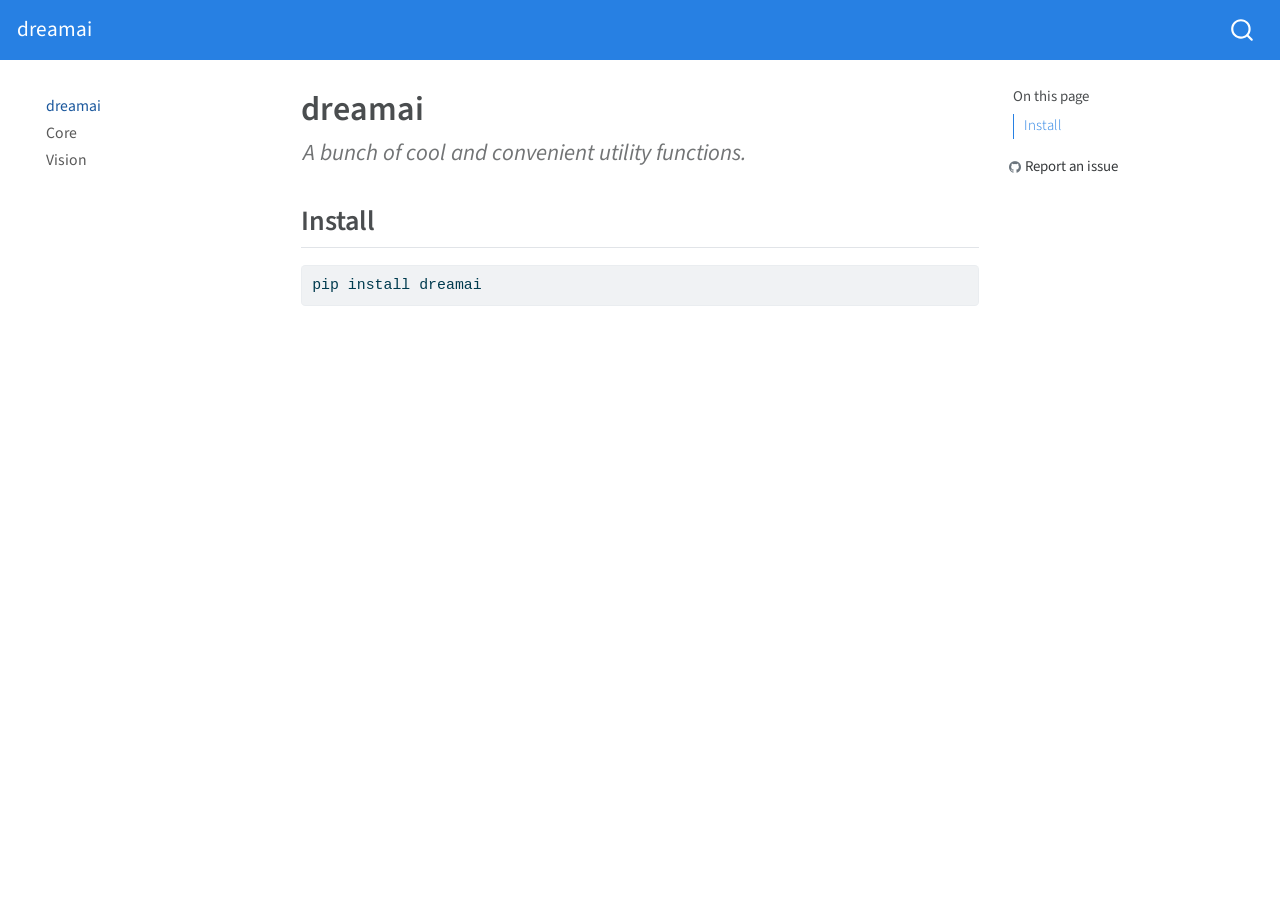
<file: index.html>
<!DOCTYPE html>
<html xmlns="http://www.w3.org/1999/xhtml" lang="en" xml:lang="en"><head>

<meta charset="utf-8">
<meta name="generator" content="quarto-1.3.450">

<meta name="viewport" content="width=device-width, initial-scale=1.0, user-scalable=yes">

<meta name="description" content="A bunch of cool and convenient utility functions.">

<title>dreamai</title>
<style>
code{white-space: pre-wrap;}
span.smallcaps{font-variant: small-caps;}
div.columns{display: flex; gap: min(4vw, 1.5em);}
div.column{flex: auto; overflow-x: auto;}
div.hanging-indent{margin-left: 1.5em; text-indent: -1.5em;}
ul.task-list{list-style: none;}
ul.task-list li input[type="checkbox"] {
  width: 0.8em;
  margin: 0 0.8em 0.2em -1em; /* quarto-specific, see https://github.com/quarto-dev/quarto-cli/issues/4556 */ 
  vertical-align: middle;
}
/* CSS for syntax highlighting */
pre > code.sourceCode { white-space: pre; position: relative; }
pre > code.sourceCode > span { display: inline-block; line-height: 1.25; }
pre > code.sourceCode > span:empty { height: 1.2em; }
.sourceCode { overflow: visible; }
code.sourceCode > span { color: inherit; text-decoration: inherit; }
div.sourceCode { margin: 1em 0; }
pre.sourceCode { margin: 0; }
@media screen {
div.sourceCode { overflow: auto; }
}
@media print {
pre > code.sourceCode { white-space: pre-wrap; }
pre > code.sourceCode > span { text-indent: -5em; padding-left: 5em; }
}
pre.numberSource code
  { counter-reset: source-line 0; }
pre.numberSource code > span
  { position: relative; left: -4em; counter-increment: source-line; }
pre.numberSource code > span > a:first-child::before
  { content: counter(source-line);
    position: relative; left: -1em; text-align: right; vertical-align: baseline;
    border: none; display: inline-block;
    -webkit-touch-callout: none; -webkit-user-select: none;
    -khtml-user-select: none; -moz-user-select: none;
    -ms-user-select: none; user-select: none;
    padding: 0 4px; width: 4em;
  }
pre.numberSource { margin-left: 3em;  padding-left: 4px; }
div.sourceCode
  {   }
@media screen {
pre > code.sourceCode > span > a:first-child::before { text-decoration: underline; }
}
</style>


<script src="site_libs/quarto-nav/quarto-nav.js"></script>
<script src="site_libs/quarto-nav/headroom.min.js"></script>
<script src="site_libs/clipboard/clipboard.min.js"></script>
<script src="site_libs/quarto-search/autocomplete.umd.js"></script>
<script src="site_libs/quarto-search/fuse.min.js"></script>
<script src="site_libs/quarto-search/quarto-search.js"></script>
<meta name="quarto:offset" content="./">
<script src="site_libs/quarto-html/quarto.js"></script>
<script src="site_libs/quarto-html/popper.min.js"></script>
<script src="site_libs/quarto-html/tippy.umd.min.js"></script>
<script src="site_libs/quarto-html/anchor.min.js"></script>
<link href="site_libs/quarto-html/tippy.css" rel="stylesheet">
<link href="site_libs/quarto-html/quarto-syntax-highlighting.css" rel="stylesheet" id="quarto-text-highlighting-styles">
<script src="site_libs/bootstrap/bootstrap.min.js"></script>
<link href="site_libs/bootstrap/bootstrap-icons.css" rel="stylesheet">
<link href="site_libs/bootstrap/bootstrap.min.css" rel="stylesheet" id="quarto-bootstrap" data-mode="light">
<script id="quarto-search-options" type="application/json">{
  "location": "navbar",
  "copy-button": false,
  "collapse-after": 3,
  "panel-placement": "end",
  "type": "overlay",
  "limit": 20,
  "language": {
    "search-no-results-text": "No results",
    "search-matching-documents-text": "matching documents",
    "search-copy-link-title": "Copy link to search",
    "search-hide-matches-text": "Hide additional matches",
    "search-more-match-text": "more match in this document",
    "search-more-matches-text": "more matches in this document",
    "search-clear-button-title": "Clear",
    "search-detached-cancel-button-title": "Cancel",
    "search-submit-button-title": "Submit",
    "search-label": "Search"
  }
}</script>


<link rel="stylesheet" href="styles.css">
<meta property="og:title" content="dreamai">
<meta property="og:description" content="A bunch of cool and convenient utility functions.">
<meta property="og:site-name" content="dreamai">
<meta name="twitter:title" content="dreamai">
<meta name="twitter:description" content="A bunch of cool and convenient utility functions.">
<meta name="twitter:card" content="summary">
</head>

<body class="nav-sidebar floating nav-fixed">

<div id="quarto-search-results"></div>
  <header id="quarto-header" class="headroom fixed-top">
    <nav class="navbar navbar-expand-lg navbar-dark ">
      <div class="navbar-container container-fluid">
      <div class="navbar-brand-container">
    <a class="navbar-brand" href="./index.html">
    <span class="navbar-title">dreamai</span>
    </a>
  </div>
        <div class="quarto-navbar-tools ms-auto">
</div>
          <div id="quarto-search" class="" title="Search"></div>
      </div> <!-- /container-fluid -->
    </nav>
  <nav class="quarto-secondary-nav">
    <div class="container-fluid d-flex">
      <button type="button" class="quarto-btn-toggle btn" data-bs-toggle="collapse" data-bs-target="#quarto-sidebar,#quarto-sidebar-glass" aria-controls="quarto-sidebar" aria-expanded="false" aria-label="Toggle sidebar navigation" onclick="if (window.quartoToggleHeadroom) { window.quartoToggleHeadroom(); }">
        <i class="bi bi-layout-text-sidebar-reverse"></i>
      </button>
      <nav class="quarto-page-breadcrumbs" aria-label="breadcrumb"><ol class="breadcrumb"><li class="breadcrumb-item"><a href="./index.html">dreamai</a></li></ol></nav>
      <a class="flex-grow-1" role="button" data-bs-toggle="collapse" data-bs-target="#quarto-sidebar,#quarto-sidebar-glass" aria-controls="quarto-sidebar" aria-expanded="false" aria-label="Toggle sidebar navigation" onclick="if (window.quartoToggleHeadroom) { window.quartoToggleHeadroom(); }">      
      </a>
    </div>
  </nav>
</header>
<!-- content -->
<div id="quarto-content" class="quarto-container page-columns page-rows-contents page-layout-article page-navbar">
<!-- sidebar -->
  <nav id="quarto-sidebar" class="sidebar collapse collapse-horizontal sidebar-navigation floating overflow-auto">
    <div class="sidebar-menu-container"> 
    <ul class="list-unstyled mt-1">
        <li class="sidebar-item">
  <div class="sidebar-item-container"> 
  <a href="./index.html" class="sidebar-item-text sidebar-link active">
 <span class="menu-text">dreamai</span></a>
  </div>
</li>
        <li class="sidebar-item">
  <div class="sidebar-item-container"> 
  <a href="./core.html" class="sidebar-item-text sidebar-link">
 <span class="menu-text">Core</span></a>
  </div>
</li>
        <li class="sidebar-item">
  <div class="sidebar-item-container"> 
  <a href="./vision.html" class="sidebar-item-text sidebar-link">
 <span class="menu-text">Vision</span></a>
  </div>
</li>
    </ul>
    </div>
</nav>
<div id="quarto-sidebar-glass" data-bs-toggle="collapse" data-bs-target="#quarto-sidebar,#quarto-sidebar-glass"></div>
<!-- margin-sidebar -->
    <div id="quarto-margin-sidebar" class="sidebar margin-sidebar">
        <nav id="TOC" role="doc-toc" class="toc-active">
    <h2 id="toc-title">On this page</h2>
   
  <ul>
  <li><a href="#install" id="toc-install" class="nav-link active" data-scroll-target="#install">Install</a></li>
  </ul>
<div class="toc-actions"><div><i class="bi bi-github"></i></div><div class="action-links"><p><a href="https://github.com/HamzaFarhan/dreamai/issues/new" class="toc-action">Report an issue</a></p></div></div></nav>
    </div>
<!-- main -->
<main class="content" id="quarto-document-content">

<header id="title-block-header" class="quarto-title-block default">
<div class="quarto-title">
<h1 class="title">dreamai</h1>
</div>

<div>
  <div class="description">
    A bunch of cool and convenient utility functions.
  </div>
</div>


<div class="quarto-title-meta">

    
  
    
  </div>
  

</header>

<!-- WARNING: THIS FILE WAS AUTOGENERATED! DO NOT EDIT! -->
<section id="install" class="level2">
<h2 class="anchored" data-anchor-id="install">Install</h2>
<div class="sourceCode" id="cb1"><pre class="sourceCode sh code-with-copy"><code class="sourceCode bash"><span id="cb1-1"><a href="#cb1-1" aria-hidden="true" tabindex="-1"></a><span class="ex">pip</span> install dreamai</span></code><button title="Copy to Clipboard" class="code-copy-button"><i class="bi"></i></button></pre></div>


</section>

</main> <!-- /main -->
<script id="quarto-html-after-body" type="application/javascript">
window.document.addEventListener("DOMContentLoaded", function (event) {
  const toggleBodyColorMode = (bsSheetEl) => {
    const mode = bsSheetEl.getAttribute("data-mode");
    const bodyEl = window.document.querySelector("body");
    if (mode === "dark") {
      bodyEl.classList.add("quarto-dark");
      bodyEl.classList.remove("quarto-light");
    } else {
      bodyEl.classList.add("quarto-light");
      bodyEl.classList.remove("quarto-dark");
    }
  }
  const toggleBodyColorPrimary = () => {
    const bsSheetEl = window.document.querySelector("link#quarto-bootstrap");
    if (bsSheetEl) {
      toggleBodyColorMode(bsSheetEl);
    }
  }
  toggleBodyColorPrimary();  
  const icon = "";
  const anchorJS = new window.AnchorJS();
  anchorJS.options = {
    placement: 'right',
    icon: icon
  };
  anchorJS.add('.anchored');
  const isCodeAnnotation = (el) => {
    for (const clz of el.classList) {
      if (clz.startsWith('code-annotation-')) {                     
        return true;
      }
    }
    return false;
  }
  const clipboard = new window.ClipboardJS('.code-copy-button', {
    text: function(trigger) {
      const codeEl = trigger.previousElementSibling.cloneNode(true);
      for (const childEl of codeEl.children) {
        if (isCodeAnnotation(childEl)) {
          childEl.remove();
        }
      }
      return codeEl.innerText;
    }
  });
  clipboard.on('success', function(e) {
    // button target
    const button = e.trigger;
    // don't keep focus
    button.blur();
    // flash "checked"
    button.classList.add('code-copy-button-checked');
    var currentTitle = button.getAttribute("title");
    button.setAttribute("title", "Copied!");
    let tooltip;
    if (window.bootstrap) {
      button.setAttribute("data-bs-toggle", "tooltip");
      button.setAttribute("data-bs-placement", "left");
      button.setAttribute("data-bs-title", "Copied!");
      tooltip = new bootstrap.Tooltip(button, 
        { trigger: "manual", 
          customClass: "code-copy-button-tooltip",
          offset: [0, -8]});
      tooltip.show();    
    }
    setTimeout(function() {
      if (tooltip) {
        tooltip.hide();
        button.removeAttribute("data-bs-title");
        button.removeAttribute("data-bs-toggle");
        button.removeAttribute("data-bs-placement");
      }
      button.setAttribute("title", currentTitle);
      button.classList.remove('code-copy-button-checked');
    }, 1000);
    // clear code selection
    e.clearSelection();
  });
  function tippyHover(el, contentFn) {
    const config = {
      allowHTML: true,
      content: contentFn,
      maxWidth: 500,
      delay: 100,
      arrow: false,
      appendTo: function(el) {
          return el.parentElement;
      },
      interactive: true,
      interactiveBorder: 10,
      theme: 'quarto',
      placement: 'bottom-start'
    };
    window.tippy(el, config); 
  }
  const noterefs = window.document.querySelectorAll('a[role="doc-noteref"]');
  for (var i=0; i<noterefs.length; i++) {
    const ref = noterefs[i];
    tippyHover(ref, function() {
      // use id or data attribute instead here
      let href = ref.getAttribute('data-footnote-href') || ref.getAttribute('href');
      try { href = new URL(href).hash; } catch {}
      const id = href.replace(/^#\/?/, "");
      const note = window.document.getElementById(id);
      return note.innerHTML;
    });
  }
      let selectedAnnoteEl;
      const selectorForAnnotation = ( cell, annotation) => {
        let cellAttr = 'data-code-cell="' + cell + '"';
        let lineAttr = 'data-code-annotation="' +  annotation + '"';
        const selector = 'span[' + cellAttr + '][' + lineAttr + ']';
        return selector;
      }
      const selectCodeLines = (annoteEl) => {
        const doc = window.document;
        const targetCell = annoteEl.getAttribute("data-target-cell");
        const targetAnnotation = annoteEl.getAttribute("data-target-annotation");
        const annoteSpan = window.document.querySelector(selectorForAnnotation(targetCell, targetAnnotation));
        const lines = annoteSpan.getAttribute("data-code-lines").split(",");
        const lineIds = lines.map((line) => {
          return targetCell + "-" + line;
        })
        let top = null;
        let height = null;
        let parent = null;
        if (lineIds.length > 0) {
            //compute the position of the single el (top and bottom and make a div)
            const el = window.document.getElementById(lineIds[0]);
            top = el.offsetTop;
            height = el.offsetHeight;
            parent = el.parentElement.parentElement;
          if (lineIds.length > 1) {
            const lastEl = window.document.getElementById(lineIds[lineIds.length - 1]);
            const bottom = lastEl.offsetTop + lastEl.offsetHeight;
            height = bottom - top;
          }
          if (top !== null && height !== null && parent !== null) {
            // cook up a div (if necessary) and position it 
            let div = window.document.getElementById("code-annotation-line-highlight");
            if (div === null) {
              div = window.document.createElement("div");
              div.setAttribute("id", "code-annotation-line-highlight");
              div.style.position = 'absolute';
              parent.appendChild(div);
            }
            div.style.top = top - 2 + "px";
            div.style.height = height + 4 + "px";
            let gutterDiv = window.document.getElementById("code-annotation-line-highlight-gutter");
            if (gutterDiv === null) {
              gutterDiv = window.document.createElement("div");
              gutterDiv.setAttribute("id", "code-annotation-line-highlight-gutter");
              gutterDiv.style.position = 'absolute';
              const codeCell = window.document.getElementById(targetCell);
              const gutter = codeCell.querySelector('.code-annotation-gutter');
              gutter.appendChild(gutterDiv);
            }
            gutterDiv.style.top = top - 2 + "px";
            gutterDiv.style.height = height + 4 + "px";
          }
          selectedAnnoteEl = annoteEl;
        }
      };
      const unselectCodeLines = () => {
        const elementsIds = ["code-annotation-line-highlight", "code-annotation-line-highlight-gutter"];
        elementsIds.forEach((elId) => {
          const div = window.document.getElementById(elId);
          if (div) {
            div.remove();
          }
        });
        selectedAnnoteEl = undefined;
      };
      // Attach click handler to the DT
      const annoteDls = window.document.querySelectorAll('dt[data-target-cell]');
      for (const annoteDlNode of annoteDls) {
        annoteDlNode.addEventListener('click', (event) => {
          const clickedEl = event.target;
          if (clickedEl !== selectedAnnoteEl) {
            unselectCodeLines();
            const activeEl = window.document.querySelector('dt[data-target-cell].code-annotation-active');
            if (activeEl) {
              activeEl.classList.remove('code-annotation-active');
            }
            selectCodeLines(clickedEl);
            clickedEl.classList.add('code-annotation-active');
          } else {
            // Unselect the line
            unselectCodeLines();
            clickedEl.classList.remove('code-annotation-active');
          }
        });
      }
  const findCites = (el) => {
    const parentEl = el.parentElement;
    if (parentEl) {
      const cites = parentEl.dataset.cites;
      if (cites) {
        return {
          el,
          cites: cites.split(' ')
        };
      } else {
        return findCites(el.parentElement)
      }
    } else {
      return undefined;
    }
  };
  var bibliorefs = window.document.querySelectorAll('a[role="doc-biblioref"]');
  for (var i=0; i<bibliorefs.length; i++) {
    const ref = bibliorefs[i];
    const citeInfo = findCites(ref);
    if (citeInfo) {
      tippyHover(citeInfo.el, function() {
        var popup = window.document.createElement('div');
        citeInfo.cites.forEach(function(cite) {
          var citeDiv = window.document.createElement('div');
          citeDiv.classList.add('hanging-indent');
          citeDiv.classList.add('csl-entry');
          var biblioDiv = window.document.getElementById('ref-' + cite);
          if (biblioDiv) {
            citeDiv.innerHTML = biblioDiv.innerHTML;
          }
          popup.appendChild(citeDiv);
        });
        return popup.innerHTML;
      });
    }
  }
});
</script>
</div> <!-- /content -->



</body></html>
</file>
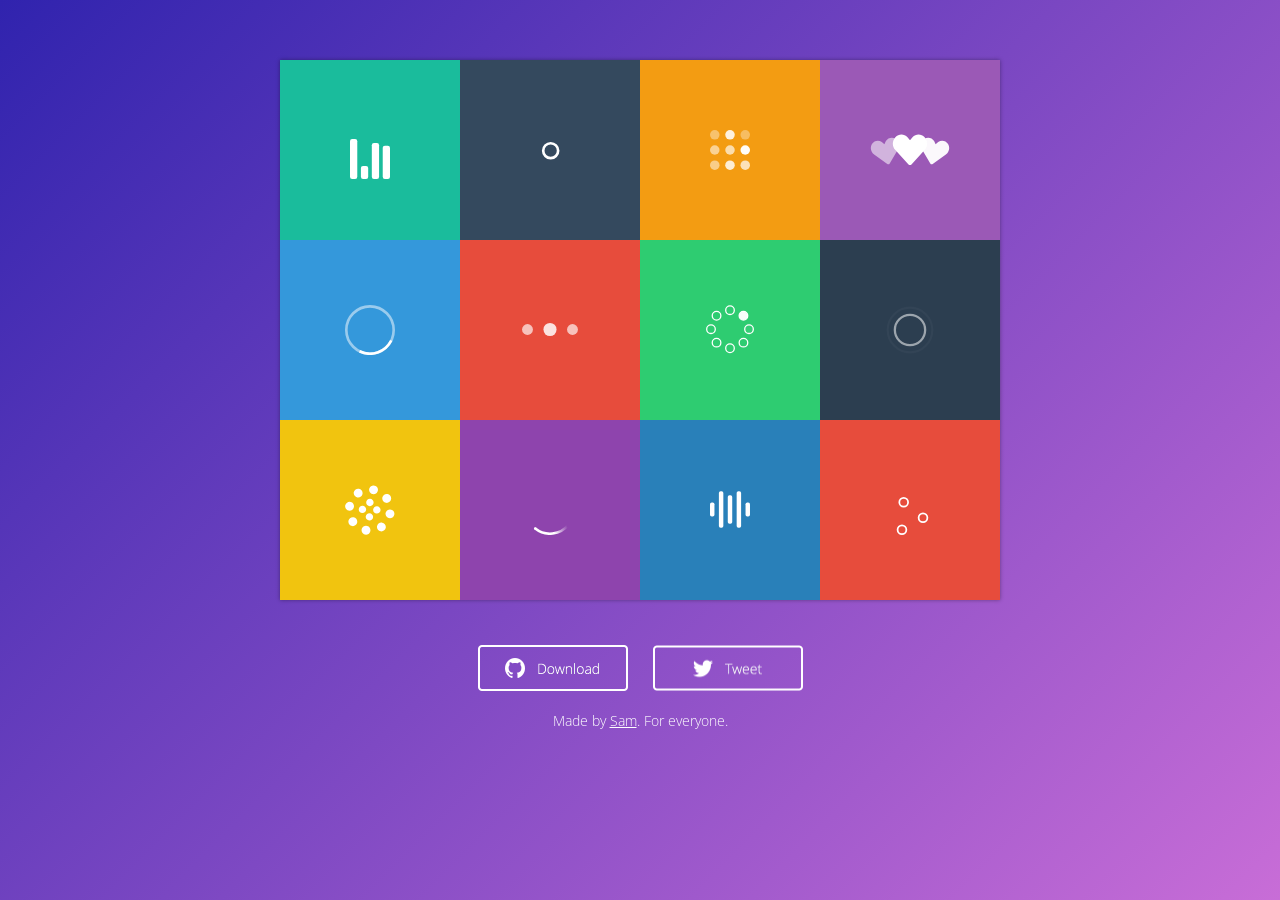
<file: SVG-Loaders-master/index.html>
<!doctype html>

<head>
    <meta charset="utf-8"/>
    <title>SVG Loaders - Sam Herbert</title>
    <link href='//fonts.googleapis.com/css?family=Open+Sans:300' rel='stylesheet' type='text/css'>
    <style>
        html {
            height: 100%;
            background: #3023ae;
            background: -moz-linear-gradient(-45deg,  #3023ae 0%, #c86dd7 100%);
            background: -webkit-gradient(linear, left top, right bottom, color-stop(0%,#3023ae), color-stop(100%,#c86dd7));
            background: -webkit-linear-gradient(-45deg,  #3023ae 0%,#c86dd7 100%);
            background: -o-linear-gradient(-45deg,  #3023ae 0%,#c86dd7 100%);
            background: -ms-linear-gradient(-45deg,  #3023ae 0%,#c86dd7 100%);
            background: linear-gradient(135deg,  #3023ae 0%,#c86dd7 100%);
            background-attachment: fixed;
        }
        body {
            font-family: "Open Sans";
            font-weight: 300;
        }
        a {
            color: #fff;
        }

        ul {
            background: #fff;
            width: 720px;
            margin: auto;
            margin-top: 60px;
            list-style: none;
            padding: 0;
            -moz-box-shadow: 0px 0px 4px 0px rgba(0,0,0,0.37);
            box-shadow:      0px 0px 4px 0px rgba(0,0,0,0.37);
        }
        ul li {
            width: 180px;
            height: 180px;
            line-height: 176px;
            text-align: center;
            float: left;
            background-repeat: no-repeat;
            background-position: center;
        }
        ul li img {
            vertical-align: middle;
        }
        li:nth-child(1) {
            background-color: #1ABC9C;
        }
        li:nth-child(2) {
            background-color: #34495E;
        }
        li:nth-child(3) {
            background-color: #F39C12;
        }
        li:nth-child(4) {
            background-color: #9B59B6;
        }
        li:nth-child(5) {
            background-color: #3498DB;
        }
        li:nth-child(6) {
            background-color: #E74C3C;
        }
        li:nth-child(7) {
            background-color: #2ECC71;
        }
        li:nth-child(8) {
            background-color: #2C3E50;
        }
        li:nth-child(9) {
            background-color: #F1C40F;
        }
        li:nth-child(10) {
            background-color: #8E44AD;
        }
        li:nth-child(11) {
            background-color: #2980B9;
        }
        li:nth-child(12) {
            background-color: #E74C3C;
        }
        .actions {
            margin: auto;
            margin-top: 45px;
            width: 325px;
        }
        .actions a {
            width: 150px;
            height: 46px;
            background-repeat: no-repeat;
            background-size: 150px 46px;
            display: block;
            text-indent: -9999px;
            float: left;
        }

        a.download {
            background-image: url(site-assets/images/download-btn.png);
        }
        a.tweet {
            background-image: url(site-assets/images/tweet-btn.png);
            margin-left: 25px;
        }

        .attr {
            color: #fff;
            text-align: center;
            font-size: 0.875rem;
            margin-top: 20px;
        }

    </style>
</head>

<body>
    <ul>
        <li>
            <img src="svg-loaders/audio.svg" width="40" alt="">
        </li>
        <li>
            <img src="svg-loaders/rings.svg" width="60" alt="">
        </li>
        <li>
            <img src="svg-loaders/grid.svg" width="40" alt="">
        </li>
        <li>
            <img src="svg-loaders/hearts.svg" width="80" alt="">
        </li>
        <li>
            <img src="svg-loaders/oval.svg" width="50" alt="">
        </li>
        <li>
            <img src="svg-loaders/three-dots.svg" width="60" alt="">
        </li>
        <li>
            <img src="svg-loaders/spinning-circles.svg" width="50" alt="">
        </li>
        <li>
            <img src="svg-loaders/puff.svg" width="50" alt="">
        </li>
        <li>
            <img src="svg-loaders/circles.svg" width="50" alt="">
        </li>
        <li>
            <img src="svg-loaders/tail-spin.svg" width="50" alt="">
        </li>
        <li>
            <img src="svg-loaders/bars.svg" width="40" alt="">
        </li>
        <li>
            <img src="svg-loaders/ball-triangle.svg" width="50" alt="">
        </li>
        <div style="clear: both"></div>
    </ul>

    <div class="actions">
        <a href="https://github.com/SamHerbert/SVG-Loaders" target="_blank" class="download">Download</a>
        <a href="https://twitter.com/intent/tweet?text=Pure%20SVG%20loaders/spinners&url=http://goo.gl/nuy8tM&via=sherb" target="_blank" class="tweet">Tweet</a>
    </div>
    <div style="clear: both"></div>

    <div class="attr">
        Made by <a href="http://twitter.com/sherb">Sam</a>. For everyone.
    </div>

    <script>
      (function(i,s,o,g,r,a,m){i['GoogleAnalyticsObject']=r;i[r]=i[r]||function(){
      (i[r].q=i[r].q||[]).push(arguments)},i[r].l=1*new Date();a=s.createElement(o),
      m=s.getElementsByTagName(o)[0];a.async=1;a.src=g;m.parentNode.insertBefore(a,m)
      })(window,document,'script','//www.google-analytics.com/analytics.js','ga');

      ga('create', 'UA-56980351-1', 'auto');
      ga('send', 'pageview');
    </script>
</body>

</html>
</file>
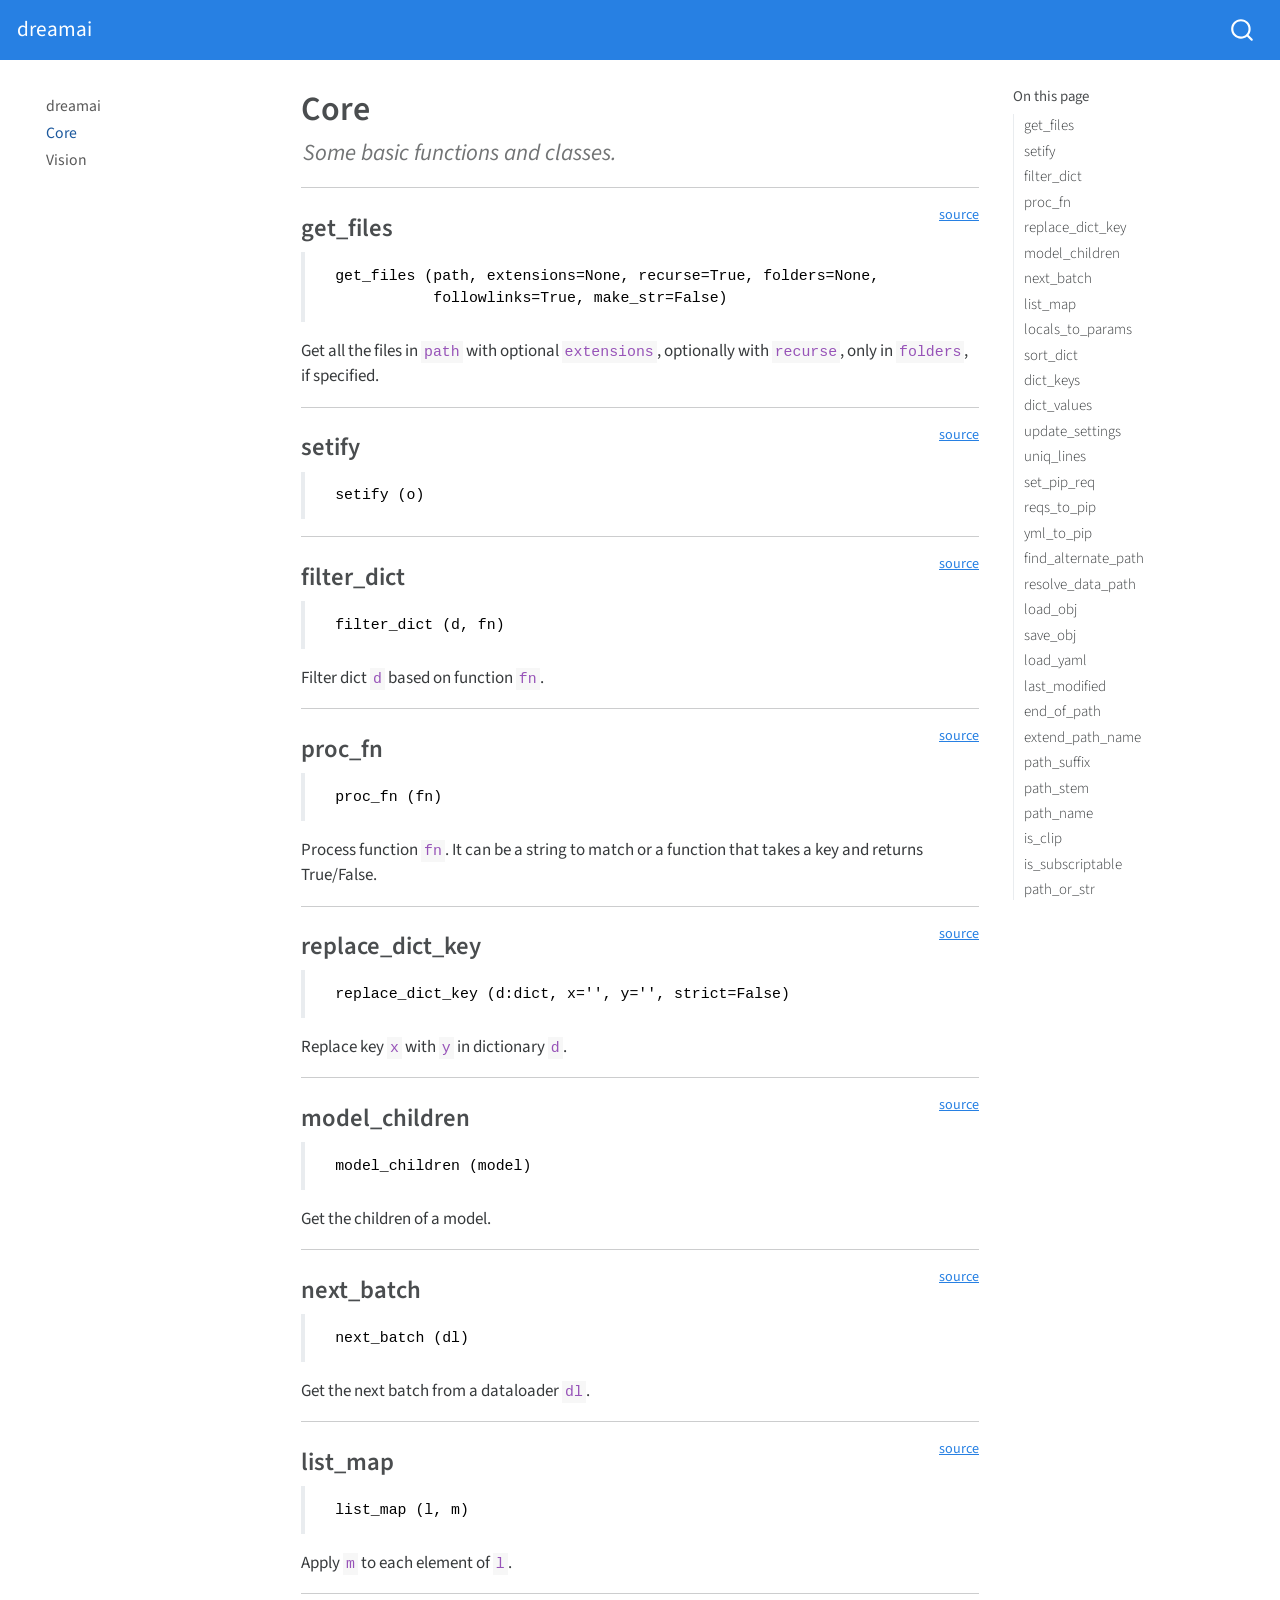
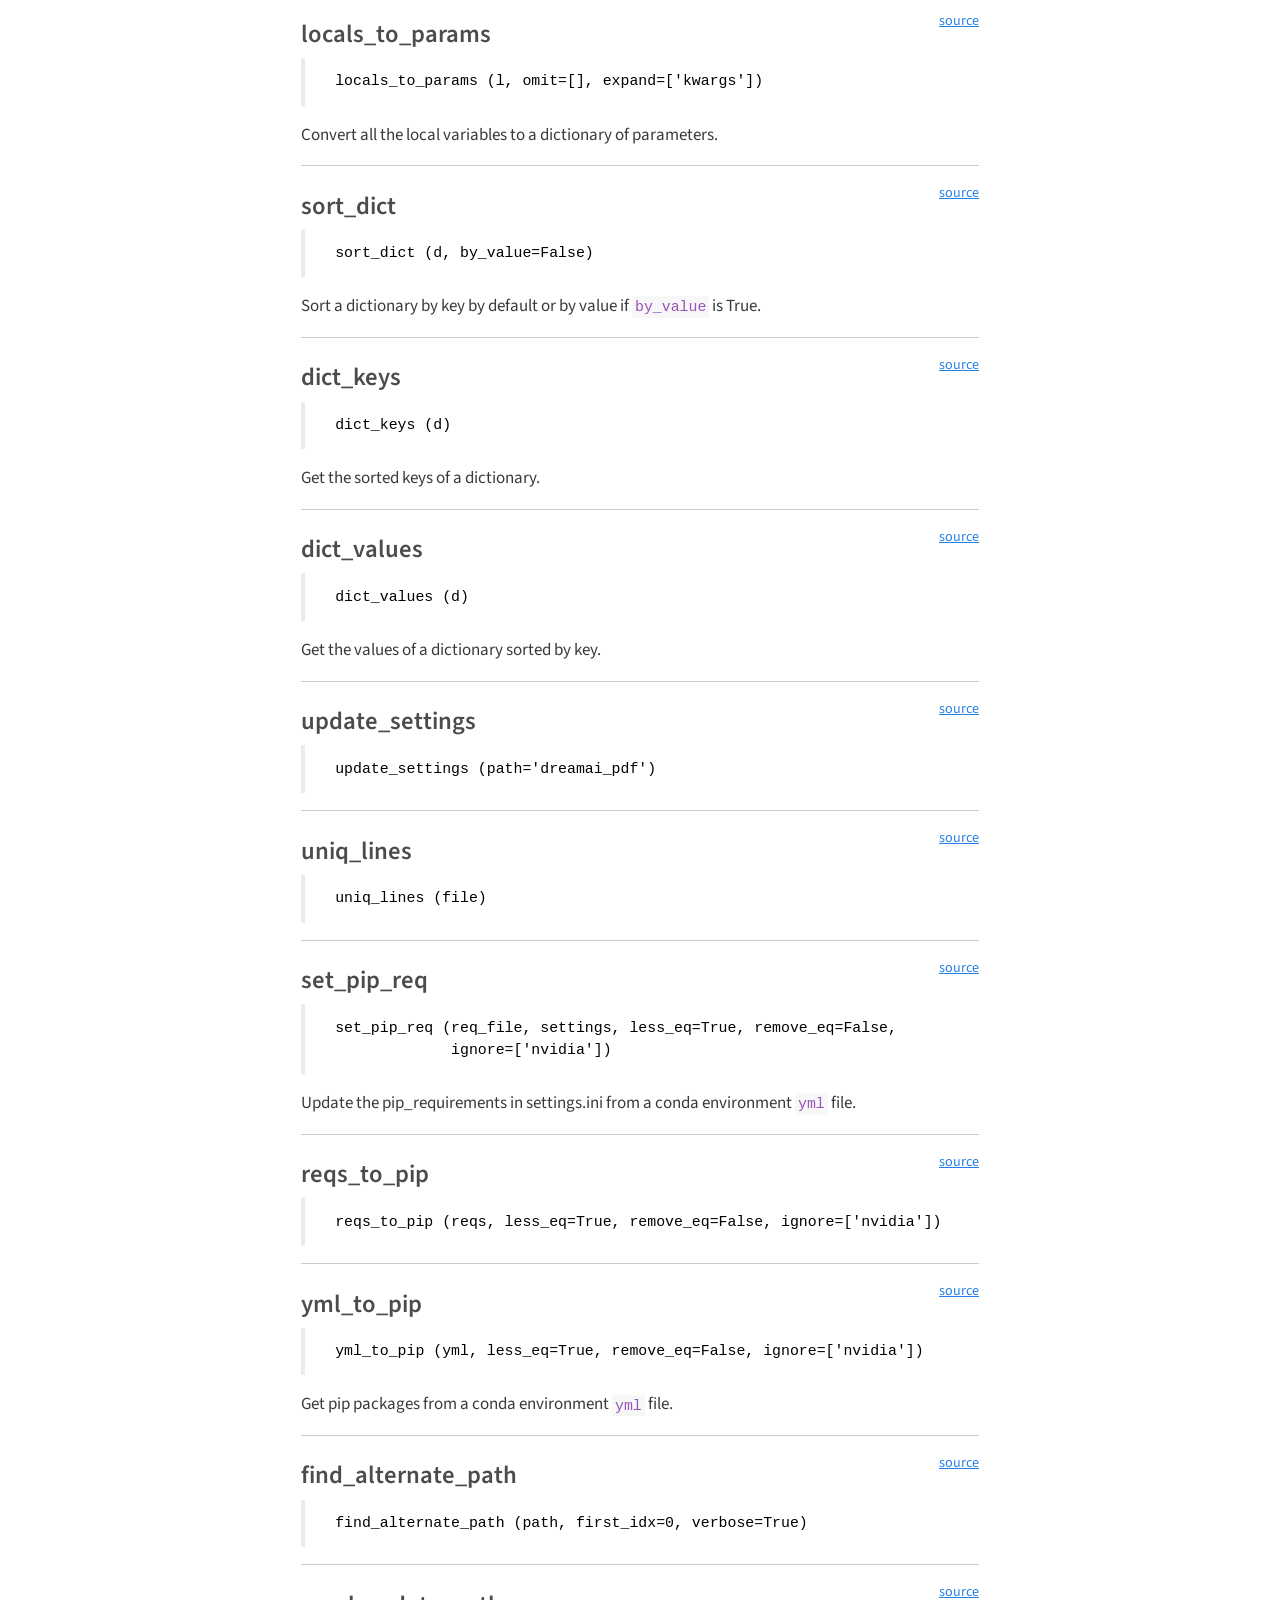
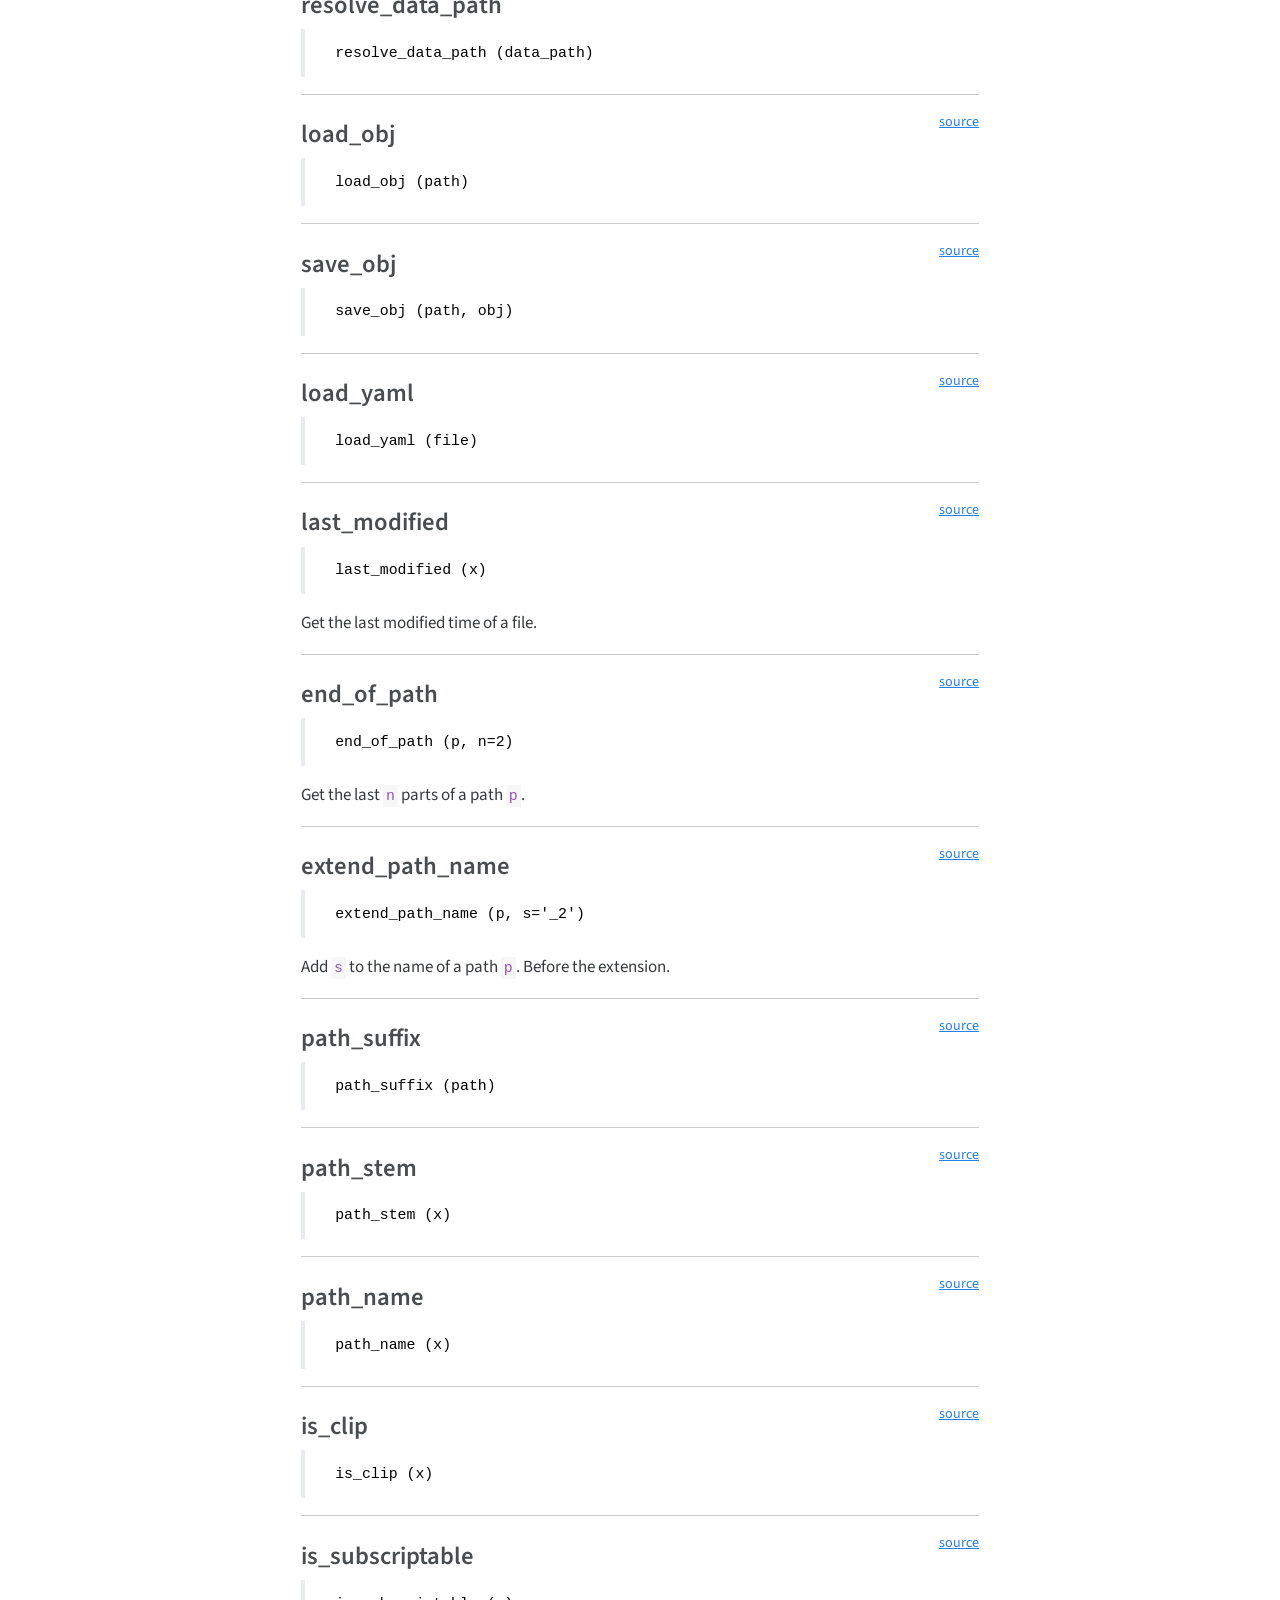
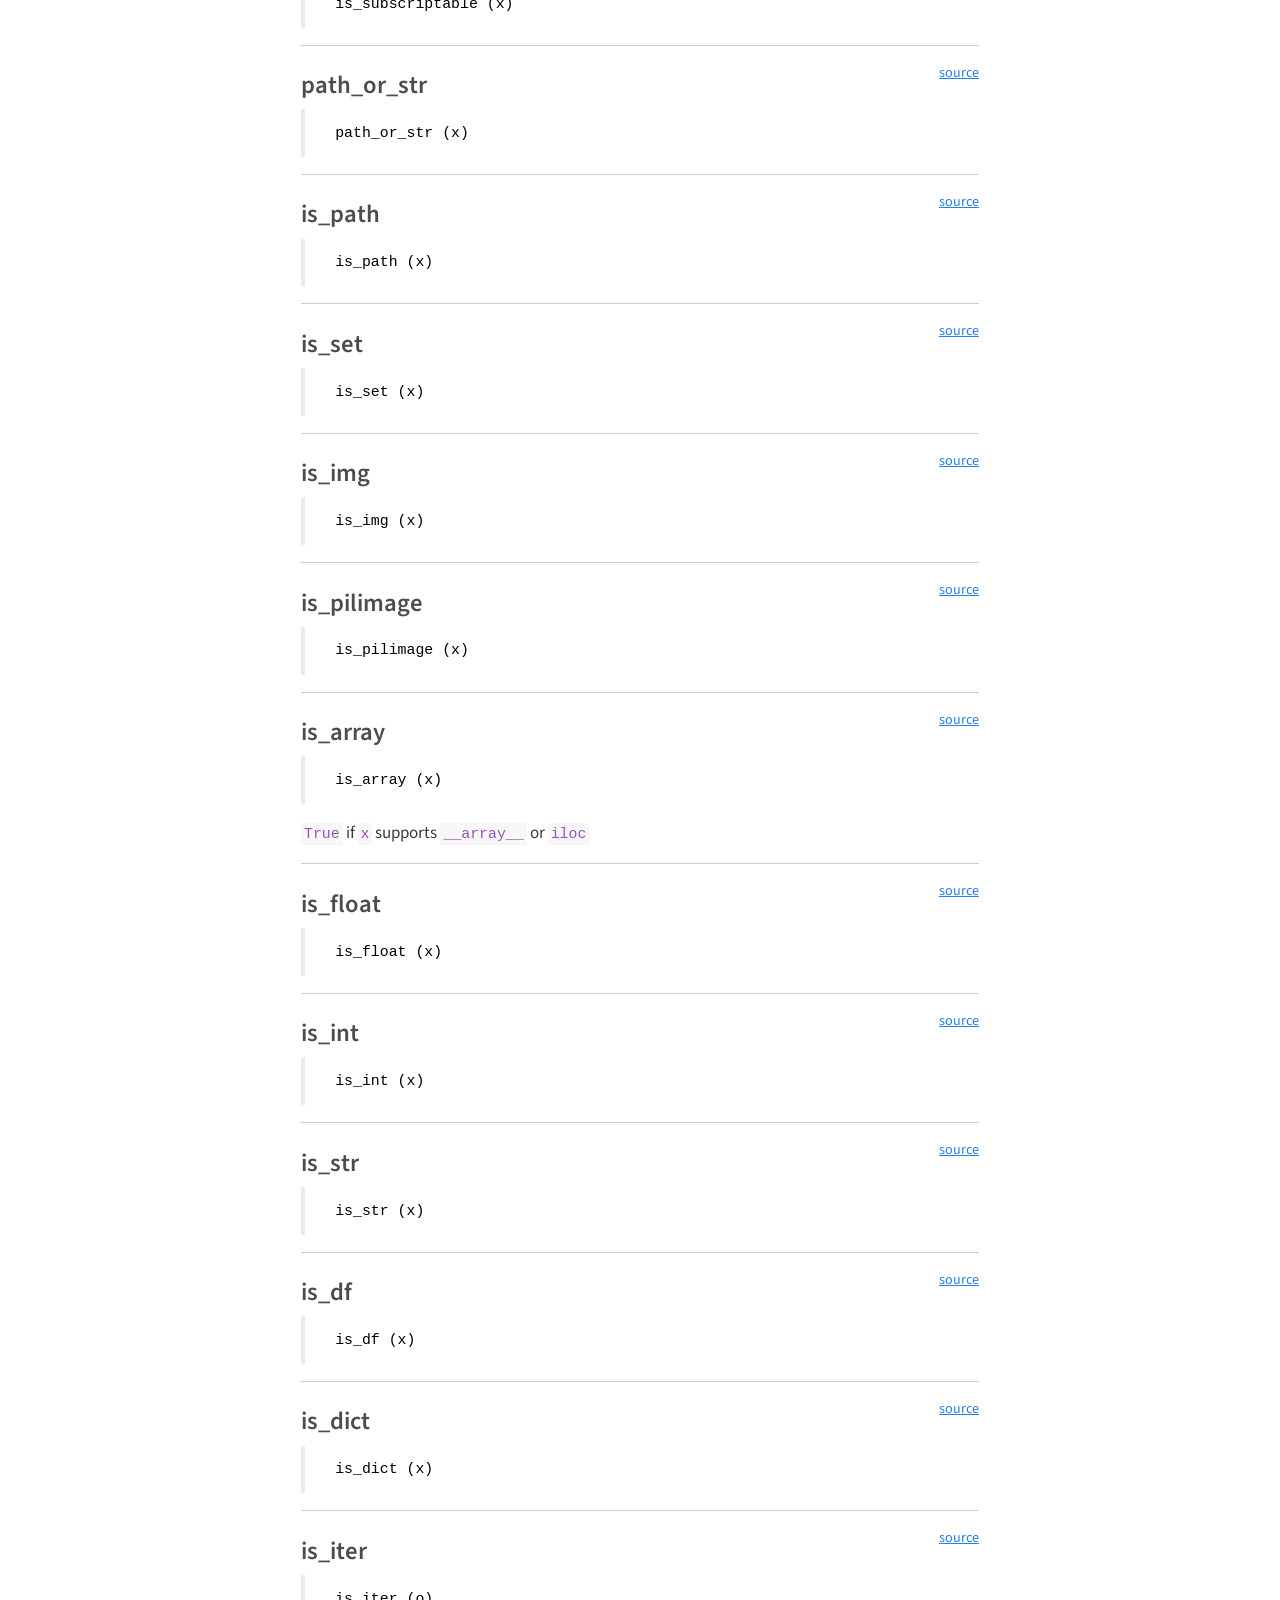
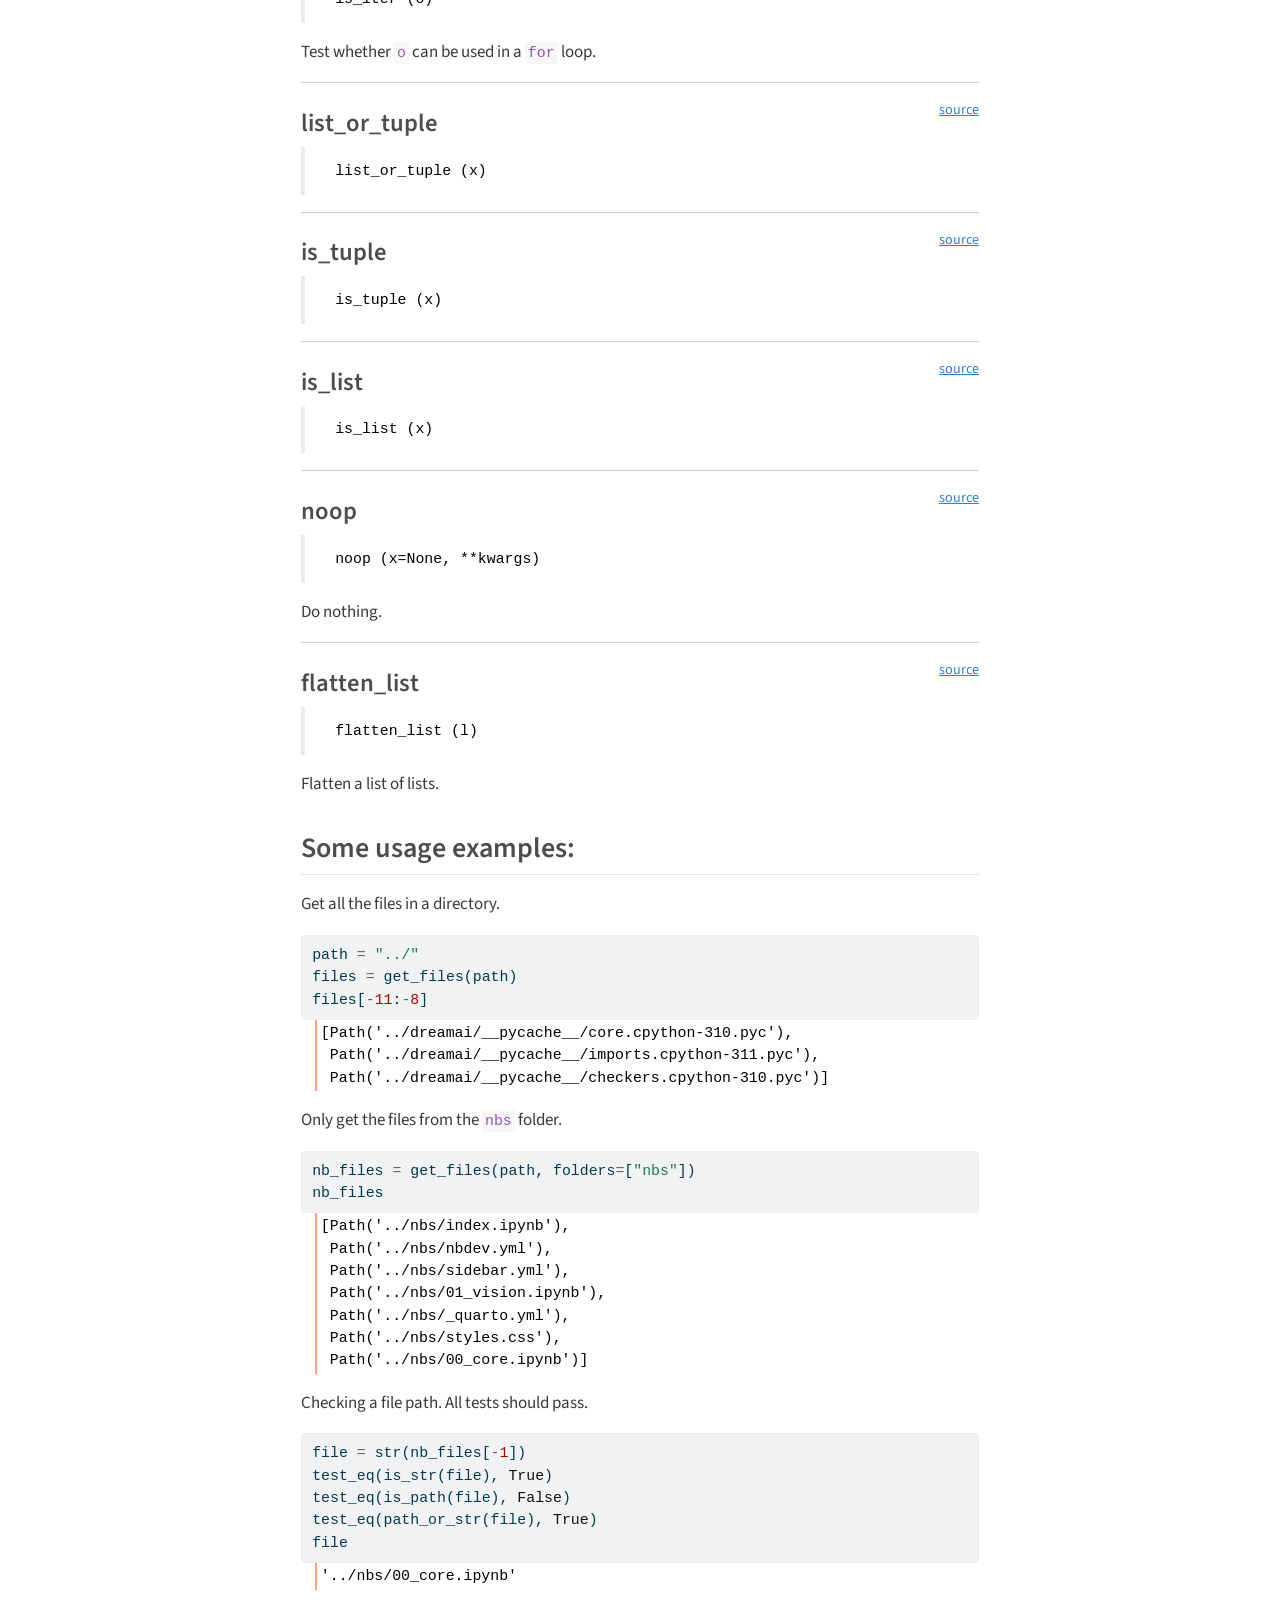
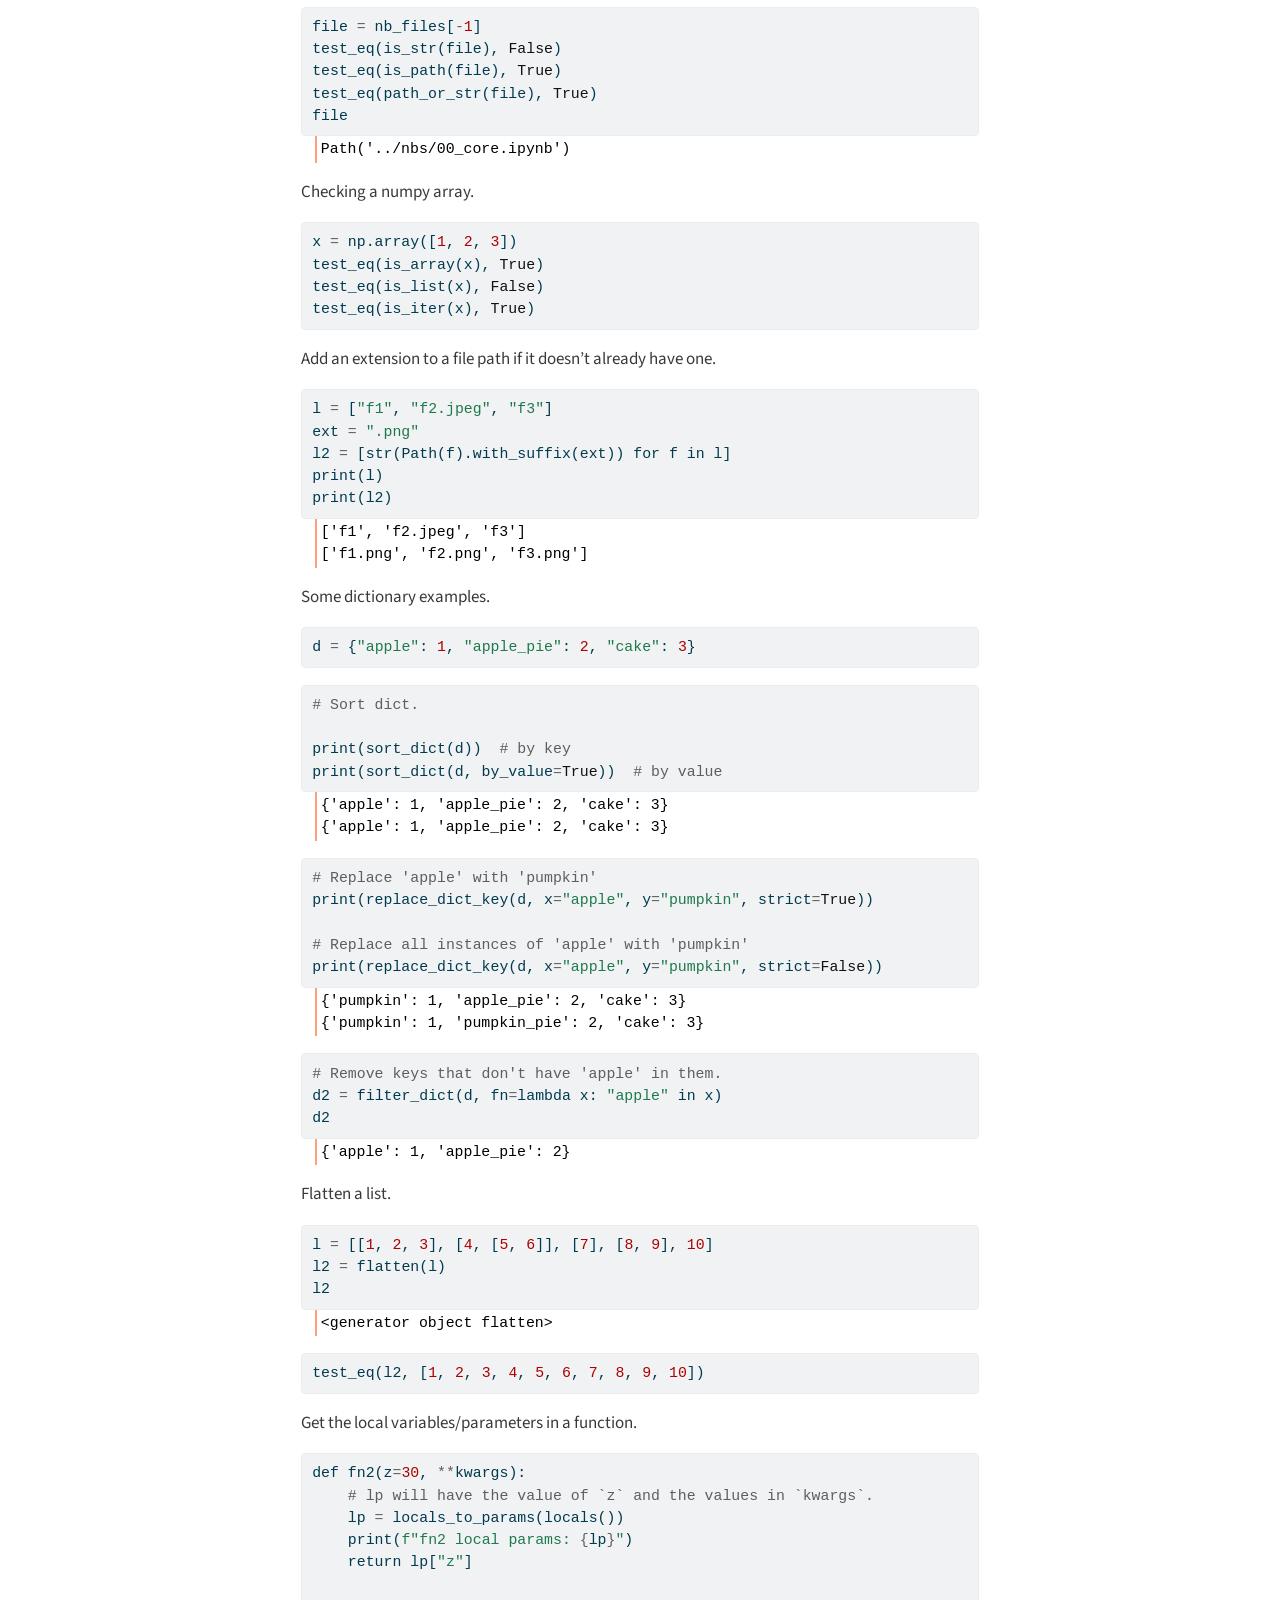
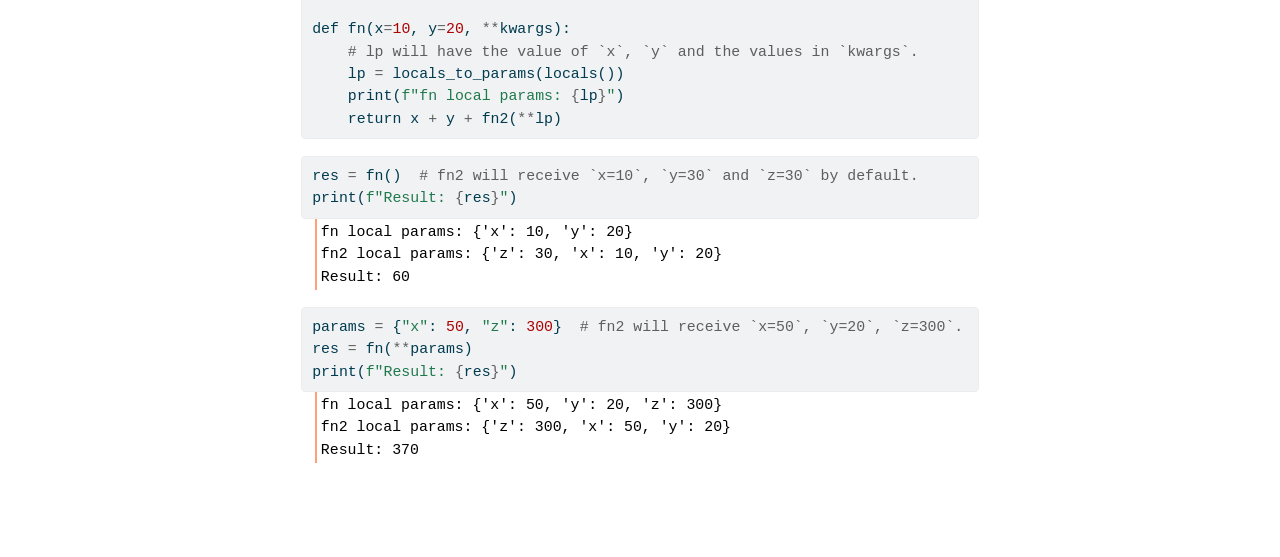
<file: core.html>
<!DOCTYPE html>
<html xmlns="http://www.w3.org/1999/xhtml" lang="en" xml:lang="en"><head>

<meta charset="utf-8">
<meta name="generator" content="quarto-1.3.450">

<meta name="viewport" content="width=device-width, initial-scale=1.0, user-scalable=yes">

<meta name="description" content="Some basic functions and classes.">

<title>dreamai - Core</title>
<style>
code{white-space: pre-wrap;}
span.smallcaps{font-variant: small-caps;}
div.columns{display: flex; gap: min(4vw, 1.5em);}
div.column{flex: auto; overflow-x: auto;}
div.hanging-indent{margin-left: 1.5em; text-indent: -1.5em;}
ul.task-list{list-style: none;}
ul.task-list li input[type="checkbox"] {
  width: 0.8em;
  margin: 0 0.8em 0.2em -1em; /* quarto-specific, see https://github.com/quarto-dev/quarto-cli/issues/4556 */ 
  vertical-align: middle;
}
/* CSS for syntax highlighting */
pre > code.sourceCode { white-space: pre; position: relative; }
pre > code.sourceCode > span { display: inline-block; line-height: 1.25; }
pre > code.sourceCode > span:empty { height: 1.2em; }
.sourceCode { overflow: visible; }
code.sourceCode > span { color: inherit; text-decoration: inherit; }
div.sourceCode { margin: 1em 0; }
pre.sourceCode { margin: 0; }
@media screen {
div.sourceCode { overflow: auto; }
}
@media print {
pre > code.sourceCode { white-space: pre-wrap; }
pre > code.sourceCode > span { text-indent: -5em; padding-left: 5em; }
}
pre.numberSource code
  { counter-reset: source-line 0; }
pre.numberSource code > span
  { position: relative; left: -4em; counter-increment: source-line; }
pre.numberSource code > span > a:first-child::before
  { content: counter(source-line);
    position: relative; left: -1em; text-align: right; vertical-align: baseline;
    border: none; display: inline-block;
    -webkit-touch-callout: none; -webkit-user-select: none;
    -khtml-user-select: none; -moz-user-select: none;
    -ms-user-select: none; user-select: none;
    padding: 0 4px; width: 4em;
  }
pre.numberSource { margin-left: 3em;  padding-left: 4px; }
div.sourceCode
  {   }
@media screen {
pre > code.sourceCode > span > a:first-child::before { text-decoration: underline; }
}
</style>


<script src="site_libs/quarto-nav/quarto-nav.js"></script>
<script src="site_libs/quarto-nav/headroom.min.js"></script>
<script src="site_libs/clipboard/clipboard.min.js"></script>
<script src="site_libs/quarto-search/autocomplete.umd.js"></script>
<script src="site_libs/quarto-search/fuse.min.js"></script>
<script src="site_libs/quarto-search/quarto-search.js"></script>
<meta name="quarto:offset" content="./">
<script src="site_libs/quarto-html/quarto.js"></script>
<script src="site_libs/quarto-html/popper.min.js"></script>
<script src="site_libs/quarto-html/tippy.umd.min.js"></script>
<script src="site_libs/quarto-html/anchor.min.js"></script>
<link href="site_libs/quarto-html/tippy.css" rel="stylesheet">
<link href="site_libs/quarto-html/quarto-syntax-highlighting.css" rel="stylesheet" id="quarto-text-highlighting-styles">
<script src="site_libs/bootstrap/bootstrap.min.js"></script>
<link href="site_libs/bootstrap/bootstrap-icons.css" rel="stylesheet">
<link href="site_libs/bootstrap/bootstrap.min.css" rel="stylesheet" id="quarto-bootstrap" data-mode="light">
<script id="quarto-search-options" type="application/json">{
  "location": "navbar",
  "copy-button": false,
  "collapse-after": 3,
  "panel-placement": "end",
  "type": "overlay",
  "limit": 20,
  "language": {
    "search-no-results-text": "No results",
    "search-matching-documents-text": "matching documents",
    "search-copy-link-title": "Copy link to search",
    "search-hide-matches-text": "Hide additional matches",
    "search-more-match-text": "more match in this document",
    "search-more-matches-text": "more matches in this document",
    "search-clear-button-title": "Clear",
    "search-detached-cancel-button-title": "Cancel",
    "search-submit-button-title": "Submit",
    "search-label": "Search"
  }
}</script>


<link rel="stylesheet" href="styles.css">
<meta property="og:title" content="dreamai - Core">
<meta property="og:description" content="Some basic functions and classes.">
<meta property="og:site-name" content="dreamai">
<meta name="twitter:title" content="dreamai - Core">
<meta name="twitter:description" content="Some basic functions and classes.">
<meta name="twitter:card" content="summary">
</head>

<body class="nav-sidebar floating nav-fixed">

<div id="quarto-search-results"></div>
  <header id="quarto-header" class="headroom fixed-top">
    <nav class="navbar navbar-expand-lg navbar-dark ">
      <div class="navbar-container container-fluid">
      <div class="navbar-brand-container">
    <a class="navbar-brand" href="./index.html">
    <span class="navbar-title">dreamai</span>
    </a>
  </div>
        <div class="quarto-navbar-tools ms-auto">
</div>
          <div id="quarto-search" class="" title="Search"></div>
      </div> <!-- /container-fluid -->
    </nav>
  <nav class="quarto-secondary-nav">
    <div class="container-fluid d-flex">
      <button type="button" class="quarto-btn-toggle btn" data-bs-toggle="collapse" data-bs-target="#quarto-sidebar,#quarto-sidebar-glass" aria-controls="quarto-sidebar" aria-expanded="false" aria-label="Toggle sidebar navigation" onclick="if (window.quartoToggleHeadroom) { window.quartoToggleHeadroom(); }">
        <i class="bi bi-layout-text-sidebar-reverse"></i>
      </button>
      <nav class="quarto-page-breadcrumbs" aria-label="breadcrumb"><ol class="breadcrumb"><li class="breadcrumb-item"><a href="./core.html">Core</a></li></ol></nav>
      <a class="flex-grow-1" role="button" data-bs-toggle="collapse" data-bs-target="#quarto-sidebar,#quarto-sidebar-glass" aria-controls="quarto-sidebar" aria-expanded="false" aria-label="Toggle sidebar navigation" onclick="if (window.quartoToggleHeadroom) { window.quartoToggleHeadroom(); }">      
      </a>
    </div>
  </nav>
</header>
<!-- content -->
<div id="quarto-content" class="quarto-container page-columns page-rows-contents page-layout-article page-navbar">
<!-- sidebar -->
  <nav id="quarto-sidebar" class="sidebar collapse collapse-horizontal sidebar-navigation floating overflow-auto">
    <div class="sidebar-menu-container"> 
    <ul class="list-unstyled mt-1">
        <li class="sidebar-item">
  <div class="sidebar-item-container"> 
  <a href="./index.html" class="sidebar-item-text sidebar-link">
 <span class="menu-text">dreamai</span></a>
  </div>
</li>
        <li class="sidebar-item">
  <div class="sidebar-item-container"> 
  <a href="./core.html" class="sidebar-item-text sidebar-link active">
 <span class="menu-text">Core</span></a>
  </div>
</li>
        <li class="sidebar-item">
  <div class="sidebar-item-container"> 
  <a href="./vision.html" class="sidebar-item-text sidebar-link">
 <span class="menu-text">Vision</span></a>
  </div>
</li>
    </ul>
    </div>
</nav>
<div id="quarto-sidebar-glass" data-bs-toggle="collapse" data-bs-target="#quarto-sidebar,#quarto-sidebar-glass"></div>
<!-- margin-sidebar -->
    <div id="quarto-margin-sidebar" class="sidebar margin-sidebar">
        <nav id="TOC" role="doc-toc" class="toc-active">
    <h2 id="toc-title">On this page</h2>
   
  <ul>
  <li><a href="#get_files" id="toc-get_files" class="nav-link active" data-scroll-target="#get_files">get_files</a></li>
  <li><a href="#setify" id="toc-setify" class="nav-link" data-scroll-target="#setify">setify</a></li>
  <li><a href="#filter_dict" id="toc-filter_dict" class="nav-link" data-scroll-target="#filter_dict">filter_dict</a></li>
  <li><a href="#proc_fn" id="toc-proc_fn" class="nav-link" data-scroll-target="#proc_fn">proc_fn</a></li>
  <li><a href="#replace_dict_key" id="toc-replace_dict_key" class="nav-link" data-scroll-target="#replace_dict_key">replace_dict_key</a></li>
  <li><a href="#model_children" id="toc-model_children" class="nav-link" data-scroll-target="#model_children">model_children</a></li>
  <li><a href="#next_batch" id="toc-next_batch" class="nav-link" data-scroll-target="#next_batch">next_batch</a></li>
  <li><a href="#list_map" id="toc-list_map" class="nav-link" data-scroll-target="#list_map">list_map</a></li>
  <li><a href="#locals_to_params" id="toc-locals_to_params" class="nav-link" data-scroll-target="#locals_to_params">locals_to_params</a></li>
  <li><a href="#sort_dict" id="toc-sort_dict" class="nav-link" data-scroll-target="#sort_dict">sort_dict</a></li>
  <li><a href="#dict_keys" id="toc-dict_keys" class="nav-link" data-scroll-target="#dict_keys">dict_keys</a></li>
  <li><a href="#dict_values" id="toc-dict_values" class="nav-link" data-scroll-target="#dict_values">dict_values</a></li>
  <li><a href="#update_settings" id="toc-update_settings" class="nav-link" data-scroll-target="#update_settings">update_settings</a></li>
  <li><a href="#uniq_lines" id="toc-uniq_lines" class="nav-link" data-scroll-target="#uniq_lines">uniq_lines</a></li>
  <li><a href="#set_pip_req" id="toc-set_pip_req" class="nav-link" data-scroll-target="#set_pip_req">set_pip_req</a></li>
  <li><a href="#reqs_to_pip" id="toc-reqs_to_pip" class="nav-link" data-scroll-target="#reqs_to_pip">reqs_to_pip</a></li>
  <li><a href="#yml_to_pip" id="toc-yml_to_pip" class="nav-link" data-scroll-target="#yml_to_pip">yml_to_pip</a></li>
  <li><a href="#find_alternate_path" id="toc-find_alternate_path" class="nav-link" data-scroll-target="#find_alternate_path">find_alternate_path</a></li>
  <li><a href="#resolve_data_path" id="toc-resolve_data_path" class="nav-link" data-scroll-target="#resolve_data_path">resolve_data_path</a></li>
  <li><a href="#load_obj" id="toc-load_obj" class="nav-link" data-scroll-target="#load_obj">load_obj</a></li>
  <li><a href="#save_obj" id="toc-save_obj" class="nav-link" data-scroll-target="#save_obj">save_obj</a></li>
  <li><a href="#load_yaml" id="toc-load_yaml" class="nav-link" data-scroll-target="#load_yaml">load_yaml</a></li>
  <li><a href="#last_modified" id="toc-last_modified" class="nav-link" data-scroll-target="#last_modified">last_modified</a></li>
  <li><a href="#end_of_path" id="toc-end_of_path" class="nav-link" data-scroll-target="#end_of_path">end_of_path</a></li>
  <li><a href="#extend_path_name" id="toc-extend_path_name" class="nav-link" data-scroll-target="#extend_path_name">extend_path_name</a></li>
  <li><a href="#path_suffix" id="toc-path_suffix" class="nav-link" data-scroll-target="#path_suffix">path_suffix</a></li>
  <li><a href="#path_stem" id="toc-path_stem" class="nav-link" data-scroll-target="#path_stem">path_stem</a></li>
  <li><a href="#path_name" id="toc-path_name" class="nav-link" data-scroll-target="#path_name">path_name</a></li>
  <li><a href="#is_clip" id="toc-is_clip" class="nav-link" data-scroll-target="#is_clip">is_clip</a></li>
  <li><a href="#is_subscriptable" id="toc-is_subscriptable" class="nav-link" data-scroll-target="#is_subscriptable">is_subscriptable</a></li>
  <li><a href="#path_or_str" id="toc-path_or_str" class="nav-link" data-scroll-target="#path_or_str">path_or_str</a></li>
  <li><a href="#is_path" id="toc-is_path" class="nav-link" data-scroll-target="#is_path">is_path</a></li>
  <li><a href="#is_set" id="toc-is_set" class="nav-link" data-scroll-target="#is_set">is_set</a></li>
  <li><a href="#is_img" id="toc-is_img" class="nav-link" data-scroll-target="#is_img">is_img</a></li>
  <li><a href="#is_pilimage" id="toc-is_pilimage" class="nav-link" data-scroll-target="#is_pilimage">is_pilimage</a></li>
  <li><a href="#is_array" id="toc-is_array" class="nav-link" data-scroll-target="#is_array">is_array</a></li>
  <li><a href="#is_float" id="toc-is_float" class="nav-link" data-scroll-target="#is_float">is_float</a></li>
  <li><a href="#is_int" id="toc-is_int" class="nav-link" data-scroll-target="#is_int">is_int</a></li>
  <li><a href="#is_str" id="toc-is_str" class="nav-link" data-scroll-target="#is_str">is_str</a></li>
  <li><a href="#is_df" id="toc-is_df" class="nav-link" data-scroll-target="#is_df">is_df</a></li>
  <li><a href="#is_dict" id="toc-is_dict" class="nav-link" data-scroll-target="#is_dict">is_dict</a></li>
  <li><a href="#is_iter" id="toc-is_iter" class="nav-link" data-scroll-target="#is_iter">is_iter</a></li>
  <li><a href="#list_or_tuple" id="toc-list_or_tuple" class="nav-link" data-scroll-target="#list_or_tuple">list_or_tuple</a></li>
  <li><a href="#is_tuple" id="toc-is_tuple" class="nav-link" data-scroll-target="#is_tuple">is_tuple</a></li>
  <li><a href="#is_list" id="toc-is_list" class="nav-link" data-scroll-target="#is_list">is_list</a></li>
  <li><a href="#noop" id="toc-noop" class="nav-link" data-scroll-target="#noop">noop</a></li>
  <li><a href="#flatten_list" id="toc-flatten_list" class="nav-link" data-scroll-target="#flatten_list">flatten_list</a></li>
  <li><a href="#some-usage-examples" id="toc-some-usage-examples" class="nav-link" data-scroll-target="#some-usage-examples">Some usage examples:</a></li>
  </ul>
<div class="toc-actions"><div><i class="bi bi-github"></i></div><div class="action-links"><p><a href="https://github.com/HamzaFarhan/dreamai/issues/new" class="toc-action">Report an issue</a></p></div></div></nav>
    </div>
<!-- main -->
<main class="content" id="quarto-document-content">

<header id="title-block-header" class="quarto-title-block default">
<div class="quarto-title">
<h1 class="title">Core</h1>
</div>

<div>
  <div class="description">
    Some basic functions and classes.
  </div>
</div>


<div class="quarto-title-meta">

    
  
    
  </div>
  

</header>

<!-- WARNING: THIS FILE WAS AUTOGENERATED! DO NOT EDIT! -->
<hr>
<p><a href="https://github.com/HamzaFarhan/dreamai/blob/main/dreamai/core.py#L347" target="_blank" style="float:right; font-size:smaller">source</a></p>
<section id="get_files" class="level3">
<h3 class="anchored" data-anchor-id="get_files">get_files</h3>
<blockquote class="blockquote">
<pre><code> get_files (path, extensions=None, recurse=True, folders=None,
            followlinks=True, make_str=False)</code></pre>
</blockquote>
<p>Get all the files in <code>path</code> with optional <code>extensions</code>, optionally with <code>recurse</code>, only in <code>folders</code>, if specified.</p>
<hr>
<p><a href="https://github.com/HamzaFarhan/dreamai/blob/main/dreamai/core.py#L332" target="_blank" style="float:right; font-size:smaller">source</a></p>
</section>
<section id="setify" class="level3">
<h3 class="anchored" data-anchor-id="setify">setify</h3>
<blockquote class="blockquote">
<pre><code> setify (o)</code></pre>
</blockquote>
<hr>
<p><a href="https://github.com/HamzaFarhan/dreamai/blob/main/dreamai/core.py#L319" target="_blank" style="float:right; font-size:smaller">source</a></p>
</section>
<section id="filter_dict" class="level3">
<h3 class="anchored" data-anchor-id="filter_dict">filter_dict</h3>
<blockquote class="blockquote">
<pre><code> filter_dict (d, fn)</code></pre>
</blockquote>
<p>Filter dict <code>d</code> based on function <code>fn</code>.</p>
<hr>
<p><a href="https://github.com/HamzaFarhan/dreamai/blob/main/dreamai/core.py#L311" target="_blank" style="float:right; font-size:smaller">source</a></p>
</section>
<section id="proc_fn" class="level3">
<h3 class="anchored" data-anchor-id="proc_fn">proc_fn</h3>
<blockquote class="blockquote">
<pre><code> proc_fn (fn)</code></pre>
</blockquote>
<p>Process function <code>fn</code>. It can be a string to match or a function that takes a key and returns True/False.</p>
<hr>
<p><a href="https://github.com/HamzaFarhan/dreamai/blob/main/dreamai/core.py#L298" target="_blank" style="float:right; font-size:smaller">source</a></p>
</section>
<section id="replace_dict_key" class="level3">
<h3 class="anchored" data-anchor-id="replace_dict_key">replace_dict_key</h3>
<blockquote class="blockquote">
<pre><code> replace_dict_key (d:dict, x='', y='', strict=False)</code></pre>
</blockquote>
<p>Replace key <code>x</code> with <code>y</code> in dictionary <code>d</code>.</p>
<hr>
<p><a href="https://github.com/HamzaFarhan/dreamai/blob/main/dreamai/core.py#L293" target="_blank" style="float:right; font-size:smaller">source</a></p>
</section>
<section id="model_children" class="level3">
<h3 class="anchored" data-anchor-id="model_children">model_children</h3>
<blockquote class="blockquote">
<pre><code> model_children (model)</code></pre>
</blockquote>
<p>Get the children of a model.</p>
<hr>
<p><a href="https://github.com/HamzaFarhan/dreamai/blob/main/dreamai/core.py#L288" target="_blank" style="float:right; font-size:smaller">source</a></p>
</section>
<section id="next_batch" class="level3">
<h3 class="anchored" data-anchor-id="next_batch">next_batch</h3>
<blockquote class="blockquote">
<pre><code> next_batch (dl)</code></pre>
</blockquote>
<p>Get the next batch from a dataloader <code>dl</code>.</p>
<hr>
<p><a href="https://github.com/HamzaFarhan/dreamai/blob/main/dreamai/core.py#L283" target="_blank" style="float:right; font-size:smaller">source</a></p>
</section>
<section id="list_map" class="level3">
<h3 class="anchored" data-anchor-id="list_map">list_map</h3>
<blockquote class="blockquote">
<pre><code> list_map (l, m)</code></pre>
</blockquote>
<p>Apply <code>m</code> to each element of <code>l</code>.</p>
<hr>
<p><a href="https://github.com/HamzaFarhan/dreamai/blob/main/dreamai/core.py#L264" target="_blank" style="float:right; font-size:smaller">source</a></p>
</section>
<section id="locals_to_params" class="level3">
<h3 class="anchored" data-anchor-id="locals_to_params">locals_to_params</h3>
<blockquote class="blockquote">
<pre><code> locals_to_params (l, omit=[], expand=['kwargs'])</code></pre>
</blockquote>
<p>Convert all the local variables to a dictionary of parameters.</p>
<hr>
<p><a href="https://github.com/HamzaFarhan/dreamai/blob/main/dreamai/core.py#L258" target="_blank" style="float:right; font-size:smaller">source</a></p>
</section>
<section id="sort_dict" class="level3">
<h3 class="anchored" data-anchor-id="sort_dict">sort_dict</h3>
<blockquote class="blockquote">
<pre><code> sort_dict (d, by_value=False)</code></pre>
</blockquote>
<p>Sort a dictionary by key by default or by value if <code>by_value</code> is True.</p>
<hr>
<p><a href="https://github.com/HamzaFarhan/dreamai/blob/main/dreamai/core.py#L253" target="_blank" style="float:right; font-size:smaller">source</a></p>
</section>
<section id="dict_keys" class="level3">
<h3 class="anchored" data-anchor-id="dict_keys">dict_keys</h3>
<blockquote class="blockquote">
<pre><code> dict_keys (d)</code></pre>
</blockquote>
<p>Get the sorted keys of a dictionary.</p>
<hr>
<p><a href="https://github.com/HamzaFarhan/dreamai/blob/main/dreamai/core.py#L248" target="_blank" style="float:right; font-size:smaller">source</a></p>
</section>
<section id="dict_values" class="level3">
<h3 class="anchored" data-anchor-id="dict_values">dict_values</h3>
<blockquote class="blockquote">
<pre><code> dict_values (d)</code></pre>
</blockquote>
<p>Get the values of a dictionary sorted by key.</p>
<hr>
<p><a href="https://github.com/HamzaFarhan/dreamai/blob/main/dreamai/core.py#L242" target="_blank" style="float:right; font-size:smaller">source</a></p>
</section>
<section id="update_settings" class="level3">
<h3 class="anchored" data-anchor-id="update_settings">update_settings</h3>
<blockquote class="blockquote">
<pre><code> update_settings (path='dreamai_pdf')</code></pre>
</blockquote>
<hr>
<p><a href="https://github.com/HamzaFarhan/dreamai/blob/main/dreamai/core.py#L237" target="_blank" style="float:right; font-size:smaller">source</a></p>
</section>
<section id="uniq_lines" class="level3">
<h3 class="anchored" data-anchor-id="uniq_lines">uniq_lines</h3>
<blockquote class="blockquote">
<pre><code> uniq_lines (file)</code></pre>
</blockquote>
<hr>
<p><a href="https://github.com/HamzaFarhan/dreamai/blob/main/dreamai/core.py#L225" target="_blank" style="float:right; font-size:smaller">source</a></p>
</section>
<section id="set_pip_req" class="level3">
<h3 class="anchored" data-anchor-id="set_pip_req">set_pip_req</h3>
<blockquote class="blockquote">
<pre><code> set_pip_req (req_file, settings, less_eq=True, remove_eq=False,
              ignore=['nvidia'])</code></pre>
</blockquote>
<p>Update the pip_requirements in settings.ini from a conda environment <code>yml</code> file.</p>
<hr>
<p><a href="https://github.com/HamzaFarhan/dreamai/blob/main/dreamai/core.py#L211" target="_blank" style="float:right; font-size:smaller">source</a></p>
</section>
<section id="reqs_to_pip" class="level3">
<h3 class="anchored" data-anchor-id="reqs_to_pip">reqs_to_pip</h3>
<blockquote class="blockquote">
<pre><code> reqs_to_pip (reqs, less_eq=True, remove_eq=False, ignore=['nvidia'])</code></pre>
</blockquote>
<hr>
<p><a href="https://github.com/HamzaFarhan/dreamai/blob/main/dreamai/core.py#L194" target="_blank" style="float:right; font-size:smaller">source</a></p>
</section>
<section id="yml_to_pip" class="level3">
<h3 class="anchored" data-anchor-id="yml_to_pip">yml_to_pip</h3>
<blockquote class="blockquote">
<pre><code> yml_to_pip (yml, less_eq=True, remove_eq=False, ignore=['nvidia'])</code></pre>
</blockquote>
<p>Get pip packages from a conda environment <code>yml</code> file.</p>
<hr>
<p><a href="https://github.com/HamzaFarhan/dreamai/blob/main/dreamai/core.py#L178" target="_blank" style="float:right; font-size:smaller">source</a></p>
</section>
<section id="find_alternate_path" class="level3">
<h3 class="anchored" data-anchor-id="find_alternate_path">find_alternate_path</h3>
<blockquote class="blockquote">
<pre><code> find_alternate_path (path, first_idx=0, verbose=True)</code></pre>
</blockquote>
<hr>
<p><a href="https://github.com/HamzaFarhan/dreamai/blob/main/dreamai/core.py#L161" target="_blank" style="float:right; font-size:smaller">source</a></p>
</section>
<section id="resolve_data_path" class="level3">
<h3 class="anchored" data-anchor-id="resolve_data_path">resolve_data_path</h3>
<blockquote class="blockquote">
<pre><code> resolve_data_path (data_path)</code></pre>
</blockquote>
<hr>
<p><a href="https://github.com/HamzaFarhan/dreamai/blob/main/dreamai/core.py#L156" target="_blank" style="float:right; font-size:smaller">source</a></p>
</section>
<section id="load_obj" class="level3">
<h3 class="anchored" data-anchor-id="load_obj">load_obj</h3>
<blockquote class="blockquote">
<pre><code> load_obj (path)</code></pre>
</blockquote>
<hr>
<p><a href="https://github.com/HamzaFarhan/dreamai/blob/main/dreamai/core.py#L151" target="_blank" style="float:right; font-size:smaller">source</a></p>
</section>
<section id="save_obj" class="level3">
<h3 class="anchored" data-anchor-id="save_obj">save_obj</h3>
<blockquote class="blockquote">
<pre><code> save_obj (path, obj)</code></pre>
</blockquote>
<hr>
<p><a href="https://github.com/HamzaFarhan/dreamai/blob/main/dreamai/core.py#L145" target="_blank" style="float:right; font-size:smaller">source</a></p>
</section>
<section id="load_yaml" class="level3">
<h3 class="anchored" data-anchor-id="load_yaml">load_yaml</h3>
<blockquote class="blockquote">
<pre><code> load_yaml (file)</code></pre>
</blockquote>
<hr>
<p><a href="https://github.com/HamzaFarhan/dreamai/blob/main/dreamai/core.py#L140" target="_blank" style="float:right; font-size:smaller">source</a></p>
</section>
<section id="last_modified" class="level3">
<h3 class="anchored" data-anchor-id="last_modified">last_modified</h3>
<blockquote class="blockquote">
<pre><code> last_modified (x)</code></pre>
</blockquote>
<p>Get the last modified time of a file.</p>
<hr>
<p><a href="https://github.com/HamzaFarhan/dreamai/blob/main/dreamai/core.py#L130" target="_blank" style="float:right; font-size:smaller">source</a></p>
</section>
<section id="end_of_path" class="level3">
<h3 class="anchored" data-anchor-id="end_of_path">end_of_path</h3>
<blockquote class="blockquote">
<pre><code> end_of_path (p, n=2)</code></pre>
</blockquote>
<p>Get the last <code>n</code> parts of a path <code>p</code>.</p>
<hr>
<p><a href="https://github.com/HamzaFarhan/dreamai/blob/main/dreamai/core.py#L124" target="_blank" style="float:right; font-size:smaller">source</a></p>
</section>
<section id="extend_path_name" class="level3">
<h3 class="anchored" data-anchor-id="extend_path_name">extend_path_name</h3>
<blockquote class="blockquote">
<pre><code> extend_path_name (p, s='_2')</code></pre>
</blockquote>
<p>Add <code>s</code> to the name of a path <code>p</code>. Before the extension.</p>
<hr>
<p><a href="https://github.com/HamzaFarhan/dreamai/blob/main/dreamai/core.py#L120" target="_blank" style="float:right; font-size:smaller">source</a></p>
</section>
<section id="path_suffix" class="level3">
<h3 class="anchored" data-anchor-id="path_suffix">path_suffix</h3>
<blockquote class="blockquote">
<pre><code> path_suffix (path)</code></pre>
</blockquote>
<hr>
<p><a href="https://github.com/HamzaFarhan/dreamai/blob/main/dreamai/core.py#L116" target="_blank" style="float:right; font-size:smaller">source</a></p>
</section>
<section id="path_stem" class="level3">
<h3 class="anchored" data-anchor-id="path_stem">path_stem</h3>
<blockquote class="blockquote">
<pre><code> path_stem (x)</code></pre>
</blockquote>
<hr>
<p><a href="https://github.com/HamzaFarhan/dreamai/blob/main/dreamai/core.py#L112" target="_blank" style="float:right; font-size:smaller">source</a></p>
</section>
<section id="path_name" class="level3">
<h3 class="anchored" data-anchor-id="path_name">path_name</h3>
<blockquote class="blockquote">
<pre><code> path_name (x)</code></pre>
</blockquote>
<hr>
<p><a href="https://github.com/HamzaFarhan/dreamai/blob/main/dreamai/core.py#L108" target="_blank" style="float:right; font-size:smaller">source</a></p>
</section>
<section id="is_clip" class="level3">
<h3 class="anchored" data-anchor-id="is_clip">is_clip</h3>
<blockquote class="blockquote">
<pre><code> is_clip (x)</code></pre>
</blockquote>
<hr>
<p><a href="https://github.com/HamzaFarhan/dreamai/blob/main/dreamai/core.py#L104" target="_blank" style="float:right; font-size:smaller">source</a></p>
</section>
<section id="is_subscriptable" class="level3">
<h3 class="anchored" data-anchor-id="is_subscriptable">is_subscriptable</h3>
<blockquote class="blockquote">
<pre><code> is_subscriptable (x)</code></pre>
</blockquote>
<hr>
<p><a href="https://github.com/HamzaFarhan/dreamai/blob/main/dreamai/core.py#L100" target="_blank" style="float:right; font-size:smaller">source</a></p>
</section>
<section id="path_or_str" class="level3">
<h3 class="anchored" data-anchor-id="path_or_str">path_or_str</h3>
<blockquote class="blockquote">
<pre><code> path_or_str (x)</code></pre>
</blockquote>
<hr>
<p><a href="https://github.com/HamzaFarhan/dreamai/blob/main/dreamai/core.py#L96" target="_blank" style="float:right; font-size:smaller">source</a></p>
</section>
<section id="is_path" class="level3">
<h3 class="anchored" data-anchor-id="is_path">is_path</h3>
<blockquote class="blockquote">
<pre><code> is_path (x)</code></pre>
</blockquote>
<hr>
<p><a href="https://github.com/HamzaFarhan/dreamai/blob/main/dreamai/core.py#L92" target="_blank" style="float:right; font-size:smaller">source</a></p>
</section>
<section id="is_set" class="level3">
<h3 class="anchored" data-anchor-id="is_set">is_set</h3>
<blockquote class="blockquote">
<pre><code> is_set (x)</code></pre>
</blockquote>
<hr>
<p><a href="https://github.com/HamzaFarhan/dreamai/blob/main/dreamai/core.py#L88" target="_blank" style="float:right; font-size:smaller">source</a></p>
</section>
<section id="is_img" class="level3">
<h3 class="anchored" data-anchor-id="is_img">is_img</h3>
<blockquote class="blockquote">
<pre><code> is_img (x)</code></pre>
</blockquote>
<hr>
<p><a href="https://github.com/HamzaFarhan/dreamai/blob/main/dreamai/core.py#L84" target="_blank" style="float:right; font-size:smaller">source</a></p>
</section>
<section id="is_pilimage" class="level3">
<h3 class="anchored" data-anchor-id="is_pilimage">is_pilimage</h3>
<blockquote class="blockquote">
<pre><code> is_pilimage (x)</code></pre>
</blockquote>
<hr>
<p><a href="https://github.com/HamzaFarhan/dreamai/blob/main/dreamai/core.py#L79" target="_blank" style="float:right; font-size:smaller">source</a></p>
</section>
<section id="is_array" class="level3">
<h3 class="anchored" data-anchor-id="is_array">is_array</h3>
<blockquote class="blockquote">
<pre><code> is_array (x)</code></pre>
</blockquote>
<p><code>True</code> if <code>x</code> supports <code>__array__</code> or <code>iloc</code></p>
<hr>
<p><a href="https://github.com/HamzaFarhan/dreamai/blob/main/dreamai/core.py#L71" target="_blank" style="float:right; font-size:smaller">source</a></p>
</section>
<section id="is_float" class="level3">
<h3 class="anchored" data-anchor-id="is_float">is_float</h3>
<blockquote class="blockquote">
<pre><code> is_float (x)</code></pre>
</blockquote>
<hr>
<p><a href="https://github.com/HamzaFarhan/dreamai/blob/main/dreamai/core.py#L67" target="_blank" style="float:right; font-size:smaller">source</a></p>
</section>
<section id="is_int" class="level3">
<h3 class="anchored" data-anchor-id="is_int">is_int</h3>
<blockquote class="blockquote">
<pre><code> is_int (x)</code></pre>
</blockquote>
<hr>
<p><a href="https://github.com/HamzaFarhan/dreamai/blob/main/dreamai/core.py#L63" target="_blank" style="float:right; font-size:smaller">source</a></p>
</section>
<section id="is_str" class="level3">
<h3 class="anchored" data-anchor-id="is_str">is_str</h3>
<blockquote class="blockquote">
<pre><code> is_str (x)</code></pre>
</blockquote>
<hr>
<p><a href="https://github.com/HamzaFarhan/dreamai/blob/main/dreamai/core.py#L59" target="_blank" style="float:right; font-size:smaller">source</a></p>
</section>
<section id="is_df" class="level3">
<h3 class="anchored" data-anchor-id="is_df">is_df</h3>
<blockquote class="blockquote">
<pre><code> is_df (x)</code></pre>
</blockquote>
<hr>
<p><a href="https://github.com/HamzaFarhan/dreamai/blob/main/dreamai/core.py#L55" target="_blank" style="float:right; font-size:smaller">source</a></p>
</section>
<section id="is_dict" class="level3">
<h3 class="anchored" data-anchor-id="is_dict">is_dict</h3>
<blockquote class="blockquote">
<pre><code> is_dict (x)</code></pre>
</blockquote>
<hr>
<p><a href="https://github.com/HamzaFarhan/dreamai/blob/main/dreamai/core.py#L50" target="_blank" style="float:right; font-size:smaller">source</a></p>
</section>
<section id="is_iter" class="level3">
<h3 class="anchored" data-anchor-id="is_iter">is_iter</h3>
<blockquote class="blockquote">
<pre><code> is_iter (o)</code></pre>
</blockquote>
<p>Test whether <code>o</code> can be used in a <code>for</code> loop.</p>
<hr>
<p><a href="https://github.com/HamzaFarhan/dreamai/blob/main/dreamai/core.py#L46" target="_blank" style="float:right; font-size:smaller">source</a></p>
</section>
<section id="list_or_tuple" class="level3">
<h3 class="anchored" data-anchor-id="list_or_tuple">list_or_tuple</h3>
<blockquote class="blockquote">
<pre><code> list_or_tuple (x)</code></pre>
</blockquote>
<hr>
<p><a href="https://github.com/HamzaFarhan/dreamai/blob/main/dreamai/core.py#L42" target="_blank" style="float:right; font-size:smaller">source</a></p>
</section>
<section id="is_tuple" class="level3">
<h3 class="anchored" data-anchor-id="is_tuple">is_tuple</h3>
<blockquote class="blockquote">
<pre><code> is_tuple (x)</code></pre>
</blockquote>
<hr>
<p><a href="https://github.com/HamzaFarhan/dreamai/blob/main/dreamai/core.py#L38" target="_blank" style="float:right; font-size:smaller">source</a></p>
</section>
<section id="is_list" class="level3">
<h3 class="anchored" data-anchor-id="is_list">is_list</h3>
<blockquote class="blockquote">
<pre><code> is_list (x)</code></pre>
</blockquote>
<hr>
<p><a href="https://github.com/HamzaFarhan/dreamai/blob/main/dreamai/core.py#L33" target="_blank" style="float:right; font-size:smaller">source</a></p>
</section>
<section id="noop" class="level3">
<h3 class="anchored" data-anchor-id="noop">noop</h3>
<blockquote class="blockquote">
<pre><code> noop (x=None, **kwargs)</code></pre>
</blockquote>
<p>Do nothing.</p>
<hr>
<p><a href="https://github.com/HamzaFarhan/dreamai/blob/main/dreamai/core.py#L22" target="_blank" style="float:right; font-size:smaller">source</a></p>
</section>
<section id="flatten_list" class="level3">
<h3 class="anchored" data-anchor-id="flatten_list">flatten_list</h3>
<blockquote class="blockquote">
<pre><code> flatten_list (l)</code></pre>
</blockquote>
<p>Flatten a list of lists.</p>
</section>
<section id="some-usage-examples" class="level2">
<h2 class="anchored" data-anchor-id="some-usage-examples">Some usage examples:</h2>
<p>Get all the files in a directory.</p>
<div class="cell">
<div class="sourceCode cell-code" id="cb48"><pre class="sourceCode python code-with-copy"><code class="sourceCode python"><span id="cb48-1"><a href="#cb48-1" aria-hidden="true" tabindex="-1"></a>path <span class="op">=</span> <span class="st">"../"</span></span>
<span id="cb48-2"><a href="#cb48-2" aria-hidden="true" tabindex="-1"></a>files <span class="op">=</span> get_files(path)</span>
<span id="cb48-3"><a href="#cb48-3" aria-hidden="true" tabindex="-1"></a>files[<span class="op">-</span><span class="dv">11</span>:<span class="op">-</span><span class="dv">8</span>]</span></code><button title="Copy to Clipboard" class="code-copy-button"><i class="bi"></i></button></pre></div>
<div class="cell-output cell-output-display">
<pre><code>[Path('../dreamai/__pycache__/core.cpython-310.pyc'),
 Path('../dreamai/__pycache__/imports.cpython-311.pyc'),
 Path('../dreamai/__pycache__/checkers.cpython-310.pyc')]</code></pre>
</div>
</div>
<p>Only get the files from the <code>nbs</code> folder.</p>
<div class="cell">
<div class="sourceCode cell-code" id="cb50"><pre class="sourceCode python code-with-copy"><code class="sourceCode python"><span id="cb50-1"><a href="#cb50-1" aria-hidden="true" tabindex="-1"></a>nb_files <span class="op">=</span> get_files(path, folders<span class="op">=</span>[<span class="st">"nbs"</span>])</span>
<span id="cb50-2"><a href="#cb50-2" aria-hidden="true" tabindex="-1"></a>nb_files</span></code><button title="Copy to Clipboard" class="code-copy-button"><i class="bi"></i></button></pre></div>
<div class="cell-output cell-output-display">
<pre><code>[Path('../nbs/index.ipynb'),
 Path('../nbs/nbdev.yml'),
 Path('../nbs/sidebar.yml'),
 Path('../nbs/01_vision.ipynb'),
 Path('../nbs/_quarto.yml'),
 Path('../nbs/styles.css'),
 Path('../nbs/00_core.ipynb')]</code></pre>
</div>
</div>
<p>Checking a file path. All tests should pass.</p>
<div class="cell">
<div class="sourceCode cell-code" id="cb52"><pre class="sourceCode python code-with-copy"><code class="sourceCode python"><span id="cb52-1"><a href="#cb52-1" aria-hidden="true" tabindex="-1"></a><span class="bu">file</span> <span class="op">=</span> <span class="bu">str</span>(nb_files[<span class="op">-</span><span class="dv">1</span>])</span>
<span id="cb52-2"><a href="#cb52-2" aria-hidden="true" tabindex="-1"></a>test_eq(is_str(<span class="bu">file</span>), <span class="va">True</span>)</span>
<span id="cb52-3"><a href="#cb52-3" aria-hidden="true" tabindex="-1"></a>test_eq(is_path(<span class="bu">file</span>), <span class="va">False</span>)</span>
<span id="cb52-4"><a href="#cb52-4" aria-hidden="true" tabindex="-1"></a>test_eq(path_or_str(<span class="bu">file</span>), <span class="va">True</span>)</span>
<span id="cb52-5"><a href="#cb52-5" aria-hidden="true" tabindex="-1"></a><span class="bu">file</span></span></code><button title="Copy to Clipboard" class="code-copy-button"><i class="bi"></i></button></pre></div>
<div class="cell-output cell-output-display">
<pre><code>'../nbs/00_core.ipynb'</code></pre>
</div>
</div>
<div class="cell">
<div class="sourceCode cell-code" id="cb54"><pre class="sourceCode python code-with-copy"><code class="sourceCode python"><span id="cb54-1"><a href="#cb54-1" aria-hidden="true" tabindex="-1"></a><span class="bu">file</span> <span class="op">=</span> nb_files[<span class="op">-</span><span class="dv">1</span>]</span>
<span id="cb54-2"><a href="#cb54-2" aria-hidden="true" tabindex="-1"></a>test_eq(is_str(<span class="bu">file</span>), <span class="va">False</span>)</span>
<span id="cb54-3"><a href="#cb54-3" aria-hidden="true" tabindex="-1"></a>test_eq(is_path(<span class="bu">file</span>), <span class="va">True</span>)</span>
<span id="cb54-4"><a href="#cb54-4" aria-hidden="true" tabindex="-1"></a>test_eq(path_or_str(<span class="bu">file</span>), <span class="va">True</span>)</span>
<span id="cb54-5"><a href="#cb54-5" aria-hidden="true" tabindex="-1"></a><span class="bu">file</span></span></code><button title="Copy to Clipboard" class="code-copy-button"><i class="bi"></i></button></pre></div>
<div class="cell-output cell-output-display">
<pre><code>Path('../nbs/00_core.ipynb')</code></pre>
</div>
</div>
<p>Checking a numpy array.</p>
<div class="cell">
<div class="sourceCode cell-code" id="cb56"><pre class="sourceCode python code-with-copy"><code class="sourceCode python"><span id="cb56-1"><a href="#cb56-1" aria-hidden="true" tabindex="-1"></a>x <span class="op">=</span> np.array([<span class="dv">1</span>, <span class="dv">2</span>, <span class="dv">3</span>])</span>
<span id="cb56-2"><a href="#cb56-2" aria-hidden="true" tabindex="-1"></a>test_eq(is_array(x), <span class="va">True</span>)</span>
<span id="cb56-3"><a href="#cb56-3" aria-hidden="true" tabindex="-1"></a>test_eq(is_list(x), <span class="va">False</span>)</span>
<span id="cb56-4"><a href="#cb56-4" aria-hidden="true" tabindex="-1"></a>test_eq(is_iter(x), <span class="va">True</span>)</span></code><button title="Copy to Clipboard" class="code-copy-button"><i class="bi"></i></button></pre></div>
</div>
<p>Add an extension to a file path if it doesn’t already have one.</p>
<div class="cell">
<div class="sourceCode cell-code" id="cb57"><pre class="sourceCode python code-with-copy"><code class="sourceCode python"><span id="cb57-1"><a href="#cb57-1" aria-hidden="true" tabindex="-1"></a>l <span class="op">=</span> [<span class="st">"f1"</span>, <span class="st">"f2.jpeg"</span>, <span class="st">"f3"</span>]</span>
<span id="cb57-2"><a href="#cb57-2" aria-hidden="true" tabindex="-1"></a>ext <span class="op">=</span> <span class="st">".png"</span></span>
<span id="cb57-3"><a href="#cb57-3" aria-hidden="true" tabindex="-1"></a>l2 <span class="op">=</span> [<span class="bu">str</span>(Path(f).with_suffix(ext)) <span class="cf">for</span> f <span class="kw">in</span> l]</span>
<span id="cb57-4"><a href="#cb57-4" aria-hidden="true" tabindex="-1"></a><span class="bu">print</span>(l)</span>
<span id="cb57-5"><a href="#cb57-5" aria-hidden="true" tabindex="-1"></a><span class="bu">print</span>(l2)</span></code><button title="Copy to Clipboard" class="code-copy-button"><i class="bi"></i></button></pre></div>
<div class="cell-output cell-output-stdout">
<pre><code>['f1', 'f2.jpeg', 'f3']
['f1.png', 'f2.png', 'f3.png']</code></pre>
</div>
</div>
<p>Some dictionary examples.</p>
<div class="cell">
<div class="sourceCode cell-code" id="cb59"><pre class="sourceCode python code-with-copy"><code class="sourceCode python"><span id="cb59-1"><a href="#cb59-1" aria-hidden="true" tabindex="-1"></a>d <span class="op">=</span> {<span class="st">"apple"</span>: <span class="dv">1</span>, <span class="st">"apple_pie"</span>: <span class="dv">2</span>, <span class="st">"cake"</span>: <span class="dv">3</span>}</span></code><button title="Copy to Clipboard" class="code-copy-button"><i class="bi"></i></button></pre></div>
</div>
<div class="cell">
<div class="sourceCode cell-code" id="cb60"><pre class="sourceCode python code-with-copy"><code class="sourceCode python"><span id="cb60-1"><a href="#cb60-1" aria-hidden="true" tabindex="-1"></a><span class="co"># Sort dict.</span></span>
<span id="cb60-2"><a href="#cb60-2" aria-hidden="true" tabindex="-1"></a></span>
<span id="cb60-3"><a href="#cb60-3" aria-hidden="true" tabindex="-1"></a><span class="bu">print</span>(sort_dict(d))  <span class="co"># by key</span></span>
<span id="cb60-4"><a href="#cb60-4" aria-hidden="true" tabindex="-1"></a><span class="bu">print</span>(sort_dict(d, by_value<span class="op">=</span><span class="va">True</span>))  <span class="co"># by value</span></span></code><button title="Copy to Clipboard" class="code-copy-button"><i class="bi"></i></button></pre></div>
<div class="cell-output cell-output-stdout">
<pre><code>{'apple': 1, 'apple_pie': 2, 'cake': 3}
{'apple': 1, 'apple_pie': 2, 'cake': 3}</code></pre>
</div>
</div>
<div class="cell">
<div class="sourceCode cell-code" id="cb62"><pre class="sourceCode python code-with-copy"><code class="sourceCode python"><span id="cb62-1"><a href="#cb62-1" aria-hidden="true" tabindex="-1"></a><span class="co"># Replace 'apple' with 'pumpkin'</span></span>
<span id="cb62-2"><a href="#cb62-2" aria-hidden="true" tabindex="-1"></a><span class="bu">print</span>(replace_dict_key(d, x<span class="op">=</span><span class="st">"apple"</span>, y<span class="op">=</span><span class="st">"pumpkin"</span>, strict<span class="op">=</span><span class="va">True</span>))</span>
<span id="cb62-3"><a href="#cb62-3" aria-hidden="true" tabindex="-1"></a></span>
<span id="cb62-4"><a href="#cb62-4" aria-hidden="true" tabindex="-1"></a><span class="co"># Replace all instances of 'apple' with 'pumpkin'</span></span>
<span id="cb62-5"><a href="#cb62-5" aria-hidden="true" tabindex="-1"></a><span class="bu">print</span>(replace_dict_key(d, x<span class="op">=</span><span class="st">"apple"</span>, y<span class="op">=</span><span class="st">"pumpkin"</span>, strict<span class="op">=</span><span class="va">False</span>))</span></code><button title="Copy to Clipboard" class="code-copy-button"><i class="bi"></i></button></pre></div>
<div class="cell-output cell-output-stdout">
<pre><code>{'pumpkin': 1, 'apple_pie': 2, 'cake': 3}
{'pumpkin': 1, 'pumpkin_pie': 2, 'cake': 3}</code></pre>
</div>
</div>
<div class="cell">
<div class="sourceCode cell-code" id="cb64"><pre class="sourceCode python code-with-copy"><code class="sourceCode python"><span id="cb64-1"><a href="#cb64-1" aria-hidden="true" tabindex="-1"></a><span class="co"># Remove keys that don't have 'apple' in them.</span></span>
<span id="cb64-2"><a href="#cb64-2" aria-hidden="true" tabindex="-1"></a>d2 <span class="op">=</span> filter_dict(d, fn<span class="op">=</span><span class="kw">lambda</span> x: <span class="st">"apple"</span> <span class="kw">in</span> x)</span>
<span id="cb64-3"><a href="#cb64-3" aria-hidden="true" tabindex="-1"></a>d2</span></code><button title="Copy to Clipboard" class="code-copy-button"><i class="bi"></i></button></pre></div>
<div class="cell-output cell-output-display">
<pre><code>{'apple': 1, 'apple_pie': 2}</code></pre>
</div>
</div>
<p>Flatten a list.</p>
<div class="cell">
<div class="sourceCode cell-code" id="cb66"><pre class="sourceCode python code-with-copy"><code class="sourceCode python"><span id="cb66-1"><a href="#cb66-1" aria-hidden="true" tabindex="-1"></a>l <span class="op">=</span> [[<span class="dv">1</span>, <span class="dv">2</span>, <span class="dv">3</span>], [<span class="dv">4</span>, [<span class="dv">5</span>, <span class="dv">6</span>]], [<span class="dv">7</span>], [<span class="dv">8</span>, <span class="dv">9</span>], <span class="dv">10</span>]</span>
<span id="cb66-2"><a href="#cb66-2" aria-hidden="true" tabindex="-1"></a>l2 <span class="op">=</span> flatten(l)</span>
<span id="cb66-3"><a href="#cb66-3" aria-hidden="true" tabindex="-1"></a>l2</span></code><button title="Copy to Clipboard" class="code-copy-button"><i class="bi"></i></button></pre></div>
<div class="cell-output cell-output-display">
<pre><code>&lt;generator object flatten&gt;</code></pre>
</div>
</div>
<div class="cell">
<div class="sourceCode cell-code" id="cb68"><pre class="sourceCode python code-with-copy"><code class="sourceCode python"><span id="cb68-1"><a href="#cb68-1" aria-hidden="true" tabindex="-1"></a>test_eq(l2, [<span class="dv">1</span>, <span class="dv">2</span>, <span class="dv">3</span>, <span class="dv">4</span>, <span class="dv">5</span>, <span class="dv">6</span>, <span class="dv">7</span>, <span class="dv">8</span>, <span class="dv">9</span>, <span class="dv">10</span>])</span></code><button title="Copy to Clipboard" class="code-copy-button"><i class="bi"></i></button></pre></div>
</div>
<p>Get the local variables/parameters in a function.</p>
<div class="cell">
<div class="sourceCode cell-code" id="cb69"><pre class="sourceCode python code-with-copy"><code class="sourceCode python"><span id="cb69-1"><a href="#cb69-1" aria-hidden="true" tabindex="-1"></a><span class="kw">def</span> fn2(z<span class="op">=</span><span class="dv">30</span>, <span class="op">**</span>kwargs):</span>
<span id="cb69-2"><a href="#cb69-2" aria-hidden="true" tabindex="-1"></a>    <span class="co"># lp will have the value of `z` and the values in `kwargs`.</span></span>
<span id="cb69-3"><a href="#cb69-3" aria-hidden="true" tabindex="-1"></a>    lp <span class="op">=</span> locals_to_params(<span class="bu">locals</span>())</span>
<span id="cb69-4"><a href="#cb69-4" aria-hidden="true" tabindex="-1"></a>    <span class="bu">print</span>(<span class="ss">f"fn2 local params: </span><span class="sc">{</span>lp<span class="sc">}</span><span class="ss">"</span>)</span>
<span id="cb69-5"><a href="#cb69-5" aria-hidden="true" tabindex="-1"></a>    <span class="cf">return</span> lp[<span class="st">"z"</span>]</span>
<span id="cb69-6"><a href="#cb69-6" aria-hidden="true" tabindex="-1"></a></span>
<span id="cb69-7"><a href="#cb69-7" aria-hidden="true" tabindex="-1"></a></span>
<span id="cb69-8"><a href="#cb69-8" aria-hidden="true" tabindex="-1"></a><span class="kw">def</span> fn(x<span class="op">=</span><span class="dv">10</span>, y<span class="op">=</span><span class="dv">20</span>, <span class="op">**</span>kwargs):</span>
<span id="cb69-9"><a href="#cb69-9" aria-hidden="true" tabindex="-1"></a>    <span class="co"># lp will have the value of `x`, `y` and the values in `kwargs`.</span></span>
<span id="cb69-10"><a href="#cb69-10" aria-hidden="true" tabindex="-1"></a>    lp <span class="op">=</span> locals_to_params(<span class="bu">locals</span>())</span>
<span id="cb69-11"><a href="#cb69-11" aria-hidden="true" tabindex="-1"></a>    <span class="bu">print</span>(<span class="ss">f"fn local params: </span><span class="sc">{</span>lp<span class="sc">}</span><span class="ss">"</span>)</span>
<span id="cb69-12"><a href="#cb69-12" aria-hidden="true" tabindex="-1"></a>    <span class="cf">return</span> x <span class="op">+</span> y <span class="op">+</span> fn2(<span class="op">**</span>lp)</span></code><button title="Copy to Clipboard" class="code-copy-button"><i class="bi"></i></button></pre></div>
</div>
<div class="cell">
<div class="sourceCode cell-code" id="cb70"><pre class="sourceCode python code-with-copy"><code class="sourceCode python"><span id="cb70-1"><a href="#cb70-1" aria-hidden="true" tabindex="-1"></a>res <span class="op">=</span> fn()  <span class="co"># fn2 will receive `x=10`, `y=30` and `z=30` by default.</span></span>
<span id="cb70-2"><a href="#cb70-2" aria-hidden="true" tabindex="-1"></a><span class="bu">print</span>(<span class="ss">f"Result: </span><span class="sc">{</span>res<span class="sc">}</span><span class="ss">"</span>)</span></code><button title="Copy to Clipboard" class="code-copy-button"><i class="bi"></i></button></pre></div>
<div class="cell-output cell-output-stdout">
<pre><code>fn local params: {'x': 10, 'y': 20}
fn2 local params: {'z': 30, 'x': 10, 'y': 20}
Result: 60</code></pre>
</div>
</div>
<div class="cell">
<div class="sourceCode cell-code" id="cb72"><pre class="sourceCode python code-with-copy"><code class="sourceCode python"><span id="cb72-1"><a href="#cb72-1" aria-hidden="true" tabindex="-1"></a>params <span class="op">=</span> {<span class="st">"x"</span>: <span class="dv">50</span>, <span class="st">"z"</span>: <span class="dv">300</span>}  <span class="co"># fn2 will receive `x=50`, `y=20`, `z=300`.</span></span>
<span id="cb72-2"><a href="#cb72-2" aria-hidden="true" tabindex="-1"></a>res <span class="op">=</span> fn(<span class="op">**</span>params)</span>
<span id="cb72-3"><a href="#cb72-3" aria-hidden="true" tabindex="-1"></a><span class="bu">print</span>(<span class="ss">f"Result: </span><span class="sc">{</span>res<span class="sc">}</span><span class="ss">"</span>)</span></code><button title="Copy to Clipboard" class="code-copy-button"><i class="bi"></i></button></pre></div>
<div class="cell-output cell-output-stdout">
<pre><code>fn local params: {'x': 50, 'y': 20, 'z': 300}
fn2 local params: {'z': 300, 'x': 50, 'y': 20}
Result: 370</code></pre>
</div>
</div>


</section>

</main> <!-- /main -->
<script id="quarto-html-after-body" type="application/javascript">
window.document.addEventListener("DOMContentLoaded", function (event) {
  const toggleBodyColorMode = (bsSheetEl) => {
    const mode = bsSheetEl.getAttribute("data-mode");
    const bodyEl = window.document.querySelector("body");
    if (mode === "dark") {
      bodyEl.classList.add("quarto-dark");
      bodyEl.classList.remove("quarto-light");
    } else {
      bodyEl.classList.add("quarto-light");
      bodyEl.classList.remove("quarto-dark");
    }
  }
  const toggleBodyColorPrimary = () => {
    const bsSheetEl = window.document.querySelector("link#quarto-bootstrap");
    if (bsSheetEl) {
      toggleBodyColorMode(bsSheetEl);
    }
  }
  toggleBodyColorPrimary();  
  const icon = "";
  const anchorJS = new window.AnchorJS();
  anchorJS.options = {
    placement: 'right',
    icon: icon
  };
  anchorJS.add('.anchored');
  const isCodeAnnotation = (el) => {
    for (const clz of el.classList) {
      if (clz.startsWith('code-annotation-')) {                     
        return true;
      }
    }
    return false;
  }
  const clipboard = new window.ClipboardJS('.code-copy-button', {
    text: function(trigger) {
      const codeEl = trigger.previousElementSibling.cloneNode(true);
      for (const childEl of codeEl.children) {
        if (isCodeAnnotation(childEl)) {
          childEl.remove();
        }
      }
      return codeEl.innerText;
    }
  });
  clipboard.on('success', function(e) {
    // button target
    const button = e.trigger;
    // don't keep focus
    button.blur();
    // flash "checked"
    button.classList.add('code-copy-button-checked');
    var currentTitle = button.getAttribute("title");
    button.setAttribute("title", "Copied!");
    let tooltip;
    if (window.bootstrap) {
      button.setAttribute("data-bs-toggle", "tooltip");
      button.setAttribute("data-bs-placement", "left");
      button.setAttribute("data-bs-title", "Copied!");
      tooltip = new bootstrap.Tooltip(button, 
        { trigger: "manual", 
          customClass: "code-copy-button-tooltip",
          offset: [0, -8]});
      tooltip.show();    
    }
    setTimeout(function() {
      if (tooltip) {
        tooltip.hide();
        button.removeAttribute("data-bs-title");
        button.removeAttribute("data-bs-toggle");
        button.removeAttribute("data-bs-placement");
      }
      button.setAttribute("title", currentTitle);
      button.classList.remove('code-copy-button-checked');
    }, 1000);
    // clear code selection
    e.clearSelection();
  });
  function tippyHover(el, contentFn) {
    const config = {
      allowHTML: true,
      content: contentFn,
      maxWidth: 500,
      delay: 100,
      arrow: false,
      appendTo: function(el) {
          return el.parentElement;
      },
      interactive: true,
      interactiveBorder: 10,
      theme: 'quarto',
      placement: 'bottom-start'
    };
    window.tippy(el, config); 
  }
  const noterefs = window.document.querySelectorAll('a[role="doc-noteref"]');
  for (var i=0; i<noterefs.length; i++) {
    const ref = noterefs[i];
    tippyHover(ref, function() {
      // use id or data attribute instead here
      let href = ref.getAttribute('data-footnote-href') || ref.getAttribute('href');
      try { href = new URL(href).hash; } catch {}
      const id = href.replace(/^#\/?/, "");
      const note = window.document.getElementById(id);
      return note.innerHTML;
    });
  }
      let selectedAnnoteEl;
      const selectorForAnnotation = ( cell, annotation) => {
        let cellAttr = 'data-code-cell="' + cell + '"';
        let lineAttr = 'data-code-annotation="' +  annotation + '"';
        const selector = 'span[' + cellAttr + '][' + lineAttr + ']';
        return selector;
      }
      const selectCodeLines = (annoteEl) => {
        const doc = window.document;
        const targetCell = annoteEl.getAttribute("data-target-cell");
        const targetAnnotation = annoteEl.getAttribute("data-target-annotation");
        const annoteSpan = window.document.querySelector(selectorForAnnotation(targetCell, targetAnnotation));
        const lines = annoteSpan.getAttribute("data-code-lines").split(",");
        const lineIds = lines.map((line) => {
          return targetCell + "-" + line;
        })
        let top = null;
        let height = null;
        let parent = null;
        if (lineIds.length > 0) {
            //compute the position of the single el (top and bottom and make a div)
            const el = window.document.getElementById(lineIds[0]);
            top = el.offsetTop;
            height = el.offsetHeight;
            parent = el.parentElement.parentElement;
          if (lineIds.length > 1) {
            const lastEl = window.document.getElementById(lineIds[lineIds.length - 1]);
            const bottom = lastEl.offsetTop + lastEl.offsetHeight;
            height = bottom - top;
          }
          if (top !== null && height !== null && parent !== null) {
            // cook up a div (if necessary) and position it 
            let div = window.document.getElementById("code-annotation-line-highlight");
            if (div === null) {
              div = window.document.createElement("div");
              div.setAttribute("id", "code-annotation-line-highlight");
              div.style.position = 'absolute';
              parent.appendChild(div);
            }
            div.style.top = top - 2 + "px";
            div.style.height = height + 4 + "px";
            let gutterDiv = window.document.getElementById("code-annotation-line-highlight-gutter");
            if (gutterDiv === null) {
              gutterDiv = window.document.createElement("div");
              gutterDiv.setAttribute("id", "code-annotation-line-highlight-gutter");
              gutterDiv.style.position = 'absolute';
              const codeCell = window.document.getElementById(targetCell);
              const gutter = codeCell.querySelector('.code-annotation-gutter');
              gutter.appendChild(gutterDiv);
            }
            gutterDiv.style.top = top - 2 + "px";
            gutterDiv.style.height = height + 4 + "px";
          }
          selectedAnnoteEl = annoteEl;
        }
      };
      const unselectCodeLines = () => {
        const elementsIds = ["code-annotation-line-highlight", "code-annotation-line-highlight-gutter"];
        elementsIds.forEach((elId) => {
          const div = window.document.getElementById(elId);
          if (div) {
            div.remove();
          }
        });
        selectedAnnoteEl = undefined;
      };
      // Attach click handler to the DT
      const annoteDls = window.document.querySelectorAll('dt[data-target-cell]');
      for (const annoteDlNode of annoteDls) {
        annoteDlNode.addEventListener('click', (event) => {
          const clickedEl = event.target;
          if (clickedEl !== selectedAnnoteEl) {
            unselectCodeLines();
            const activeEl = window.document.querySelector('dt[data-target-cell].code-annotation-active');
            if (activeEl) {
              activeEl.classList.remove('code-annotation-active');
            }
            selectCodeLines(clickedEl);
            clickedEl.classList.add('code-annotation-active');
          } else {
            // Unselect the line
            unselectCodeLines();
            clickedEl.classList.remove('code-annotation-active');
          }
        });
      }
  const findCites = (el) => {
    const parentEl = el.parentElement;
    if (parentEl) {
      const cites = parentEl.dataset.cites;
      if (cites) {
        return {
          el,
          cites: cites.split(' ')
        };
      } else {
        return findCites(el.parentElement)
      }
    } else {
      return undefined;
    }
  };
  var bibliorefs = window.document.querySelectorAll('a[role="doc-biblioref"]');
  for (var i=0; i<bibliorefs.length; i++) {
    const ref = bibliorefs[i];
    const citeInfo = findCites(ref);
    if (citeInfo) {
      tippyHover(citeInfo.el, function() {
        var popup = window.document.createElement('div');
        citeInfo.cites.forEach(function(cite) {
          var citeDiv = window.document.createElement('div');
          citeDiv.classList.add('hanging-indent');
          citeDiv.classList.add('csl-entry');
          var biblioDiv = window.document.getElementById('ref-' + cite);
          if (biblioDiv) {
            citeDiv.innerHTML = biblioDiv.innerHTML;
          }
          popup.appendChild(citeDiv);
        });
        return popup.innerHTML;
      });
    }
  }
});
</script>
</div> <!-- /content -->



</body></html>
</file>
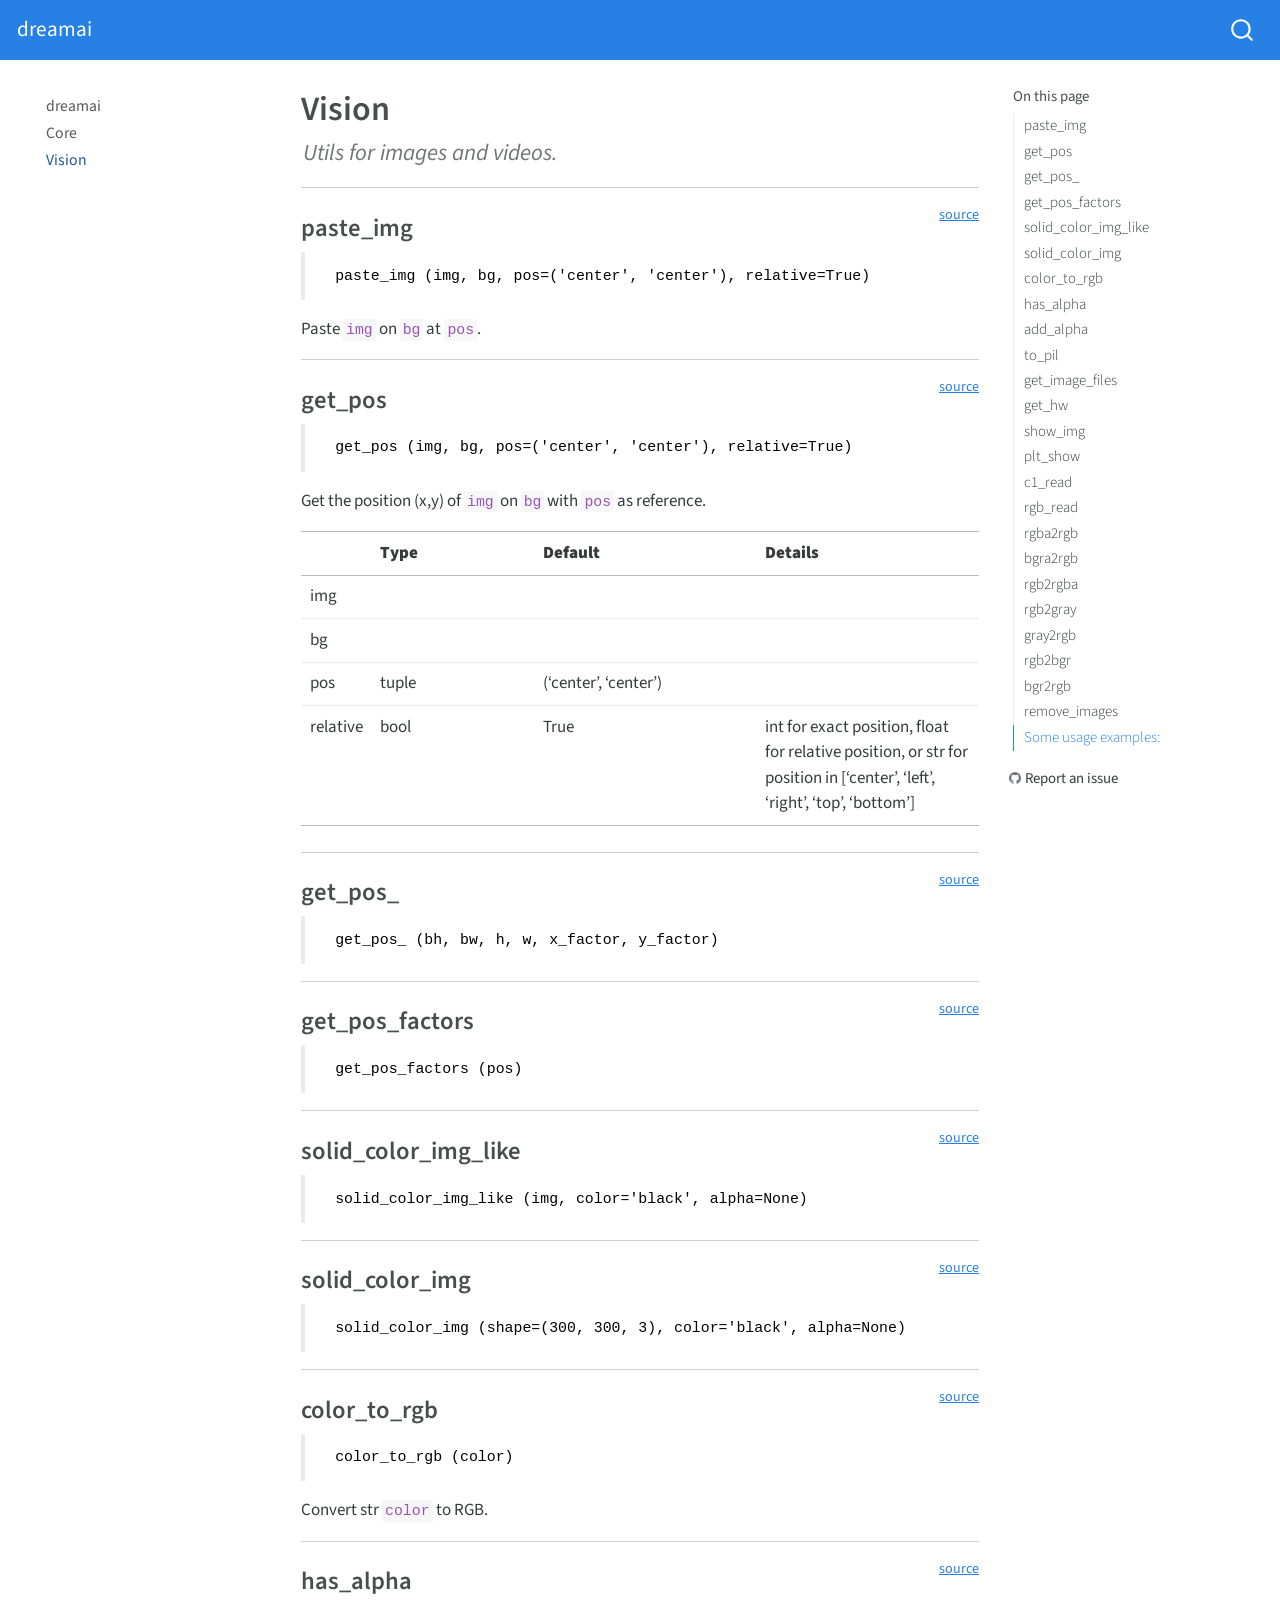
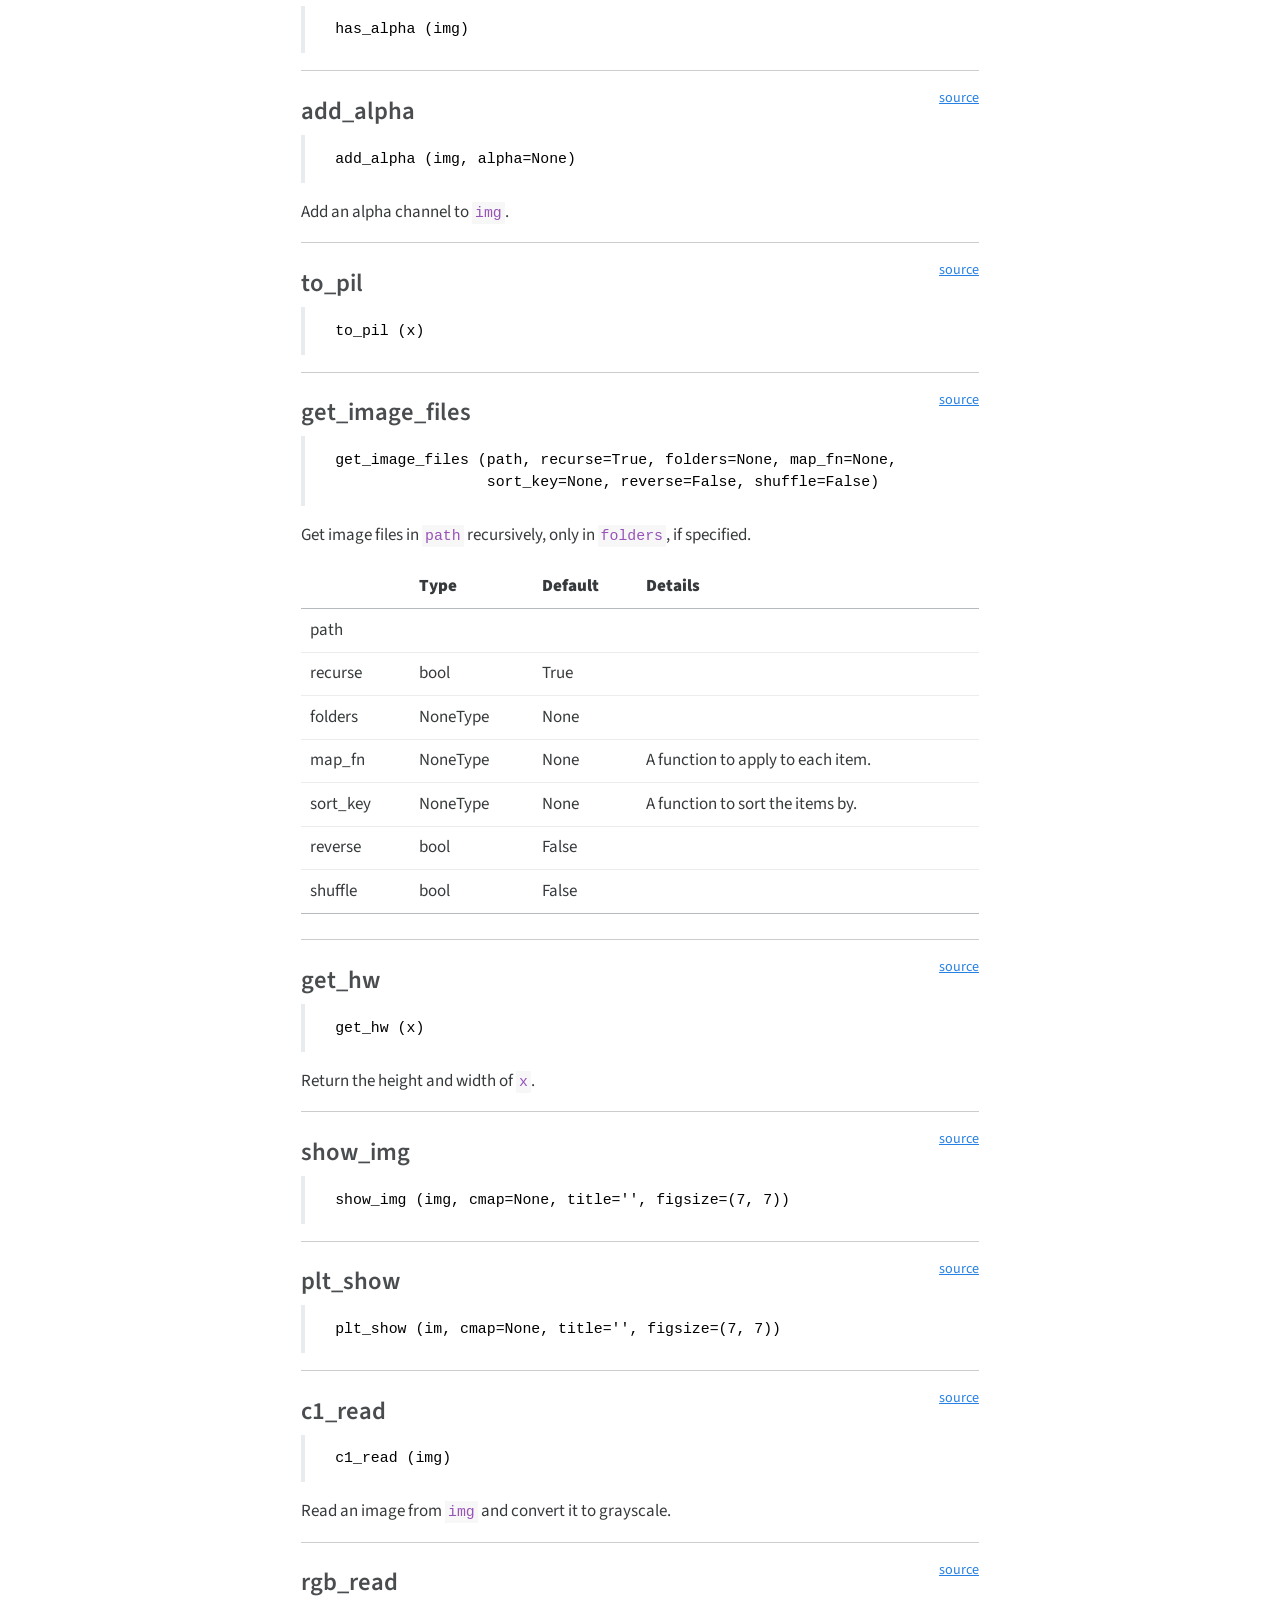
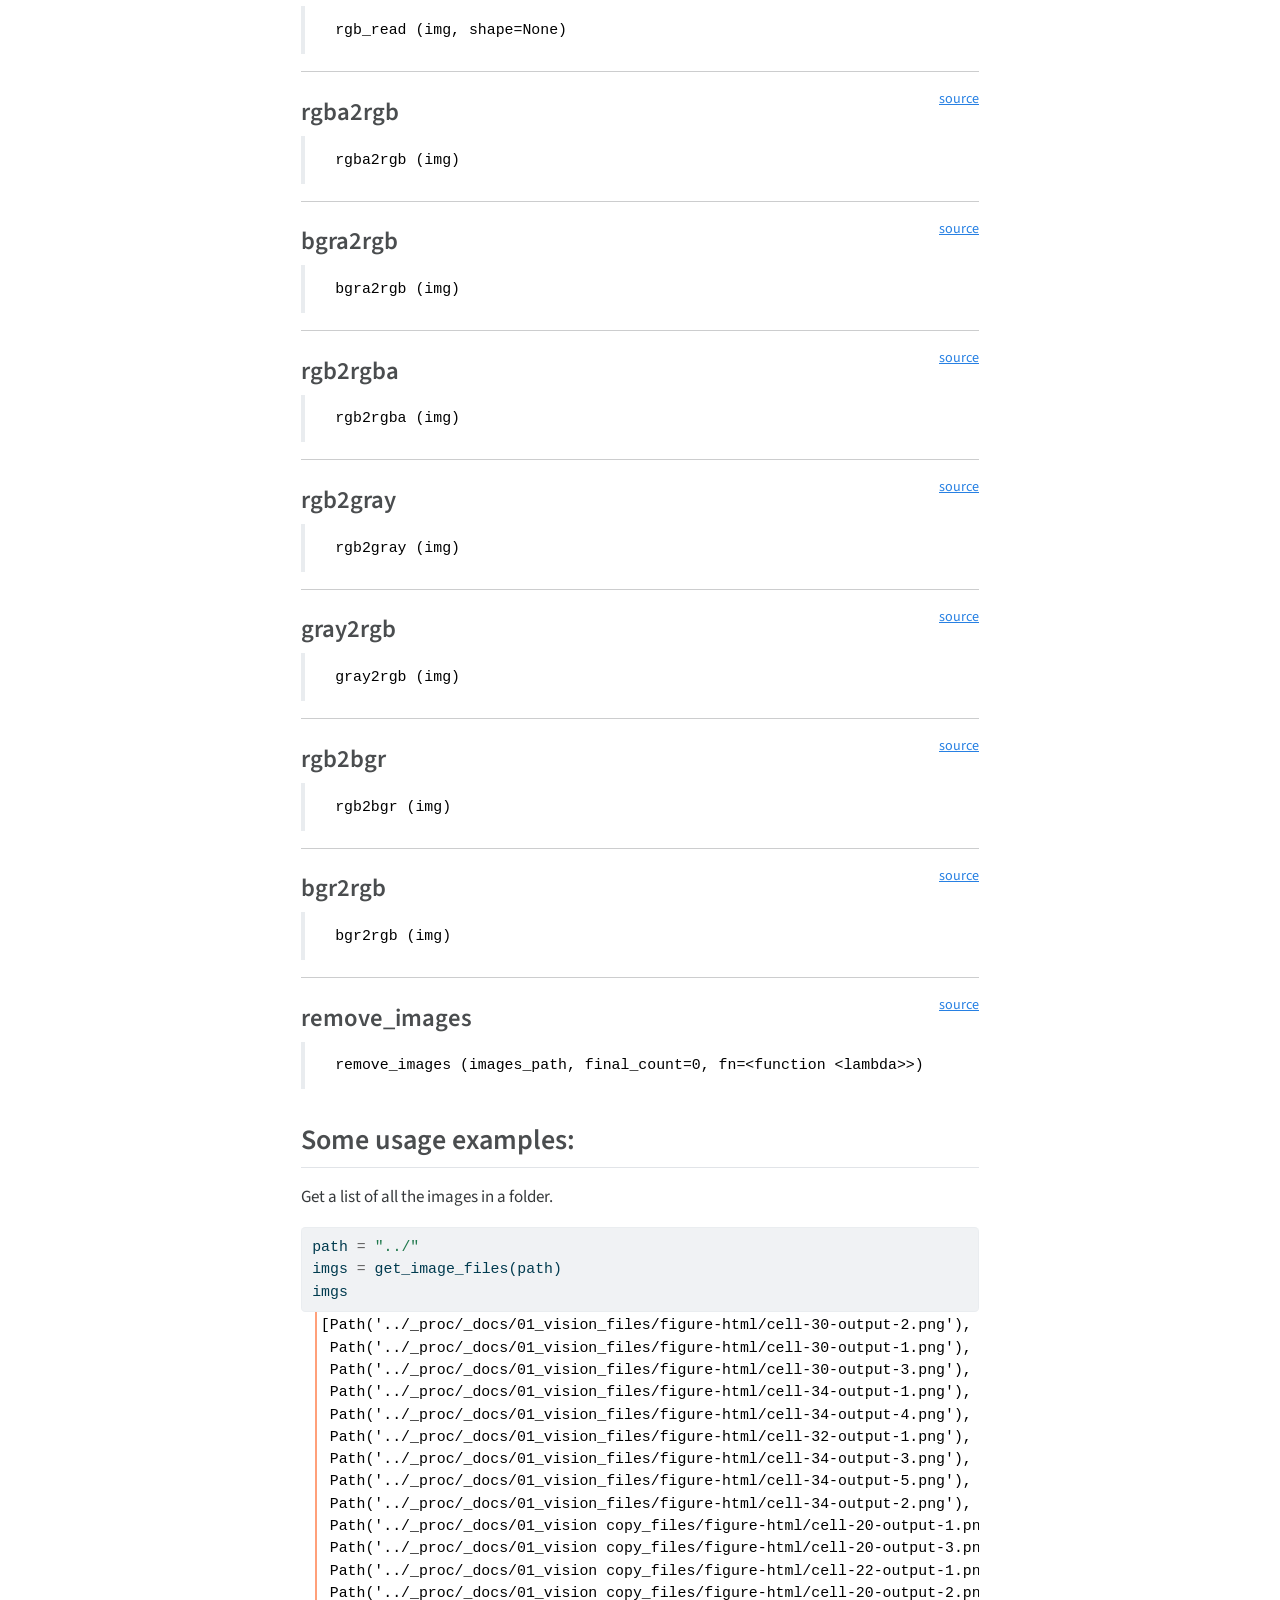
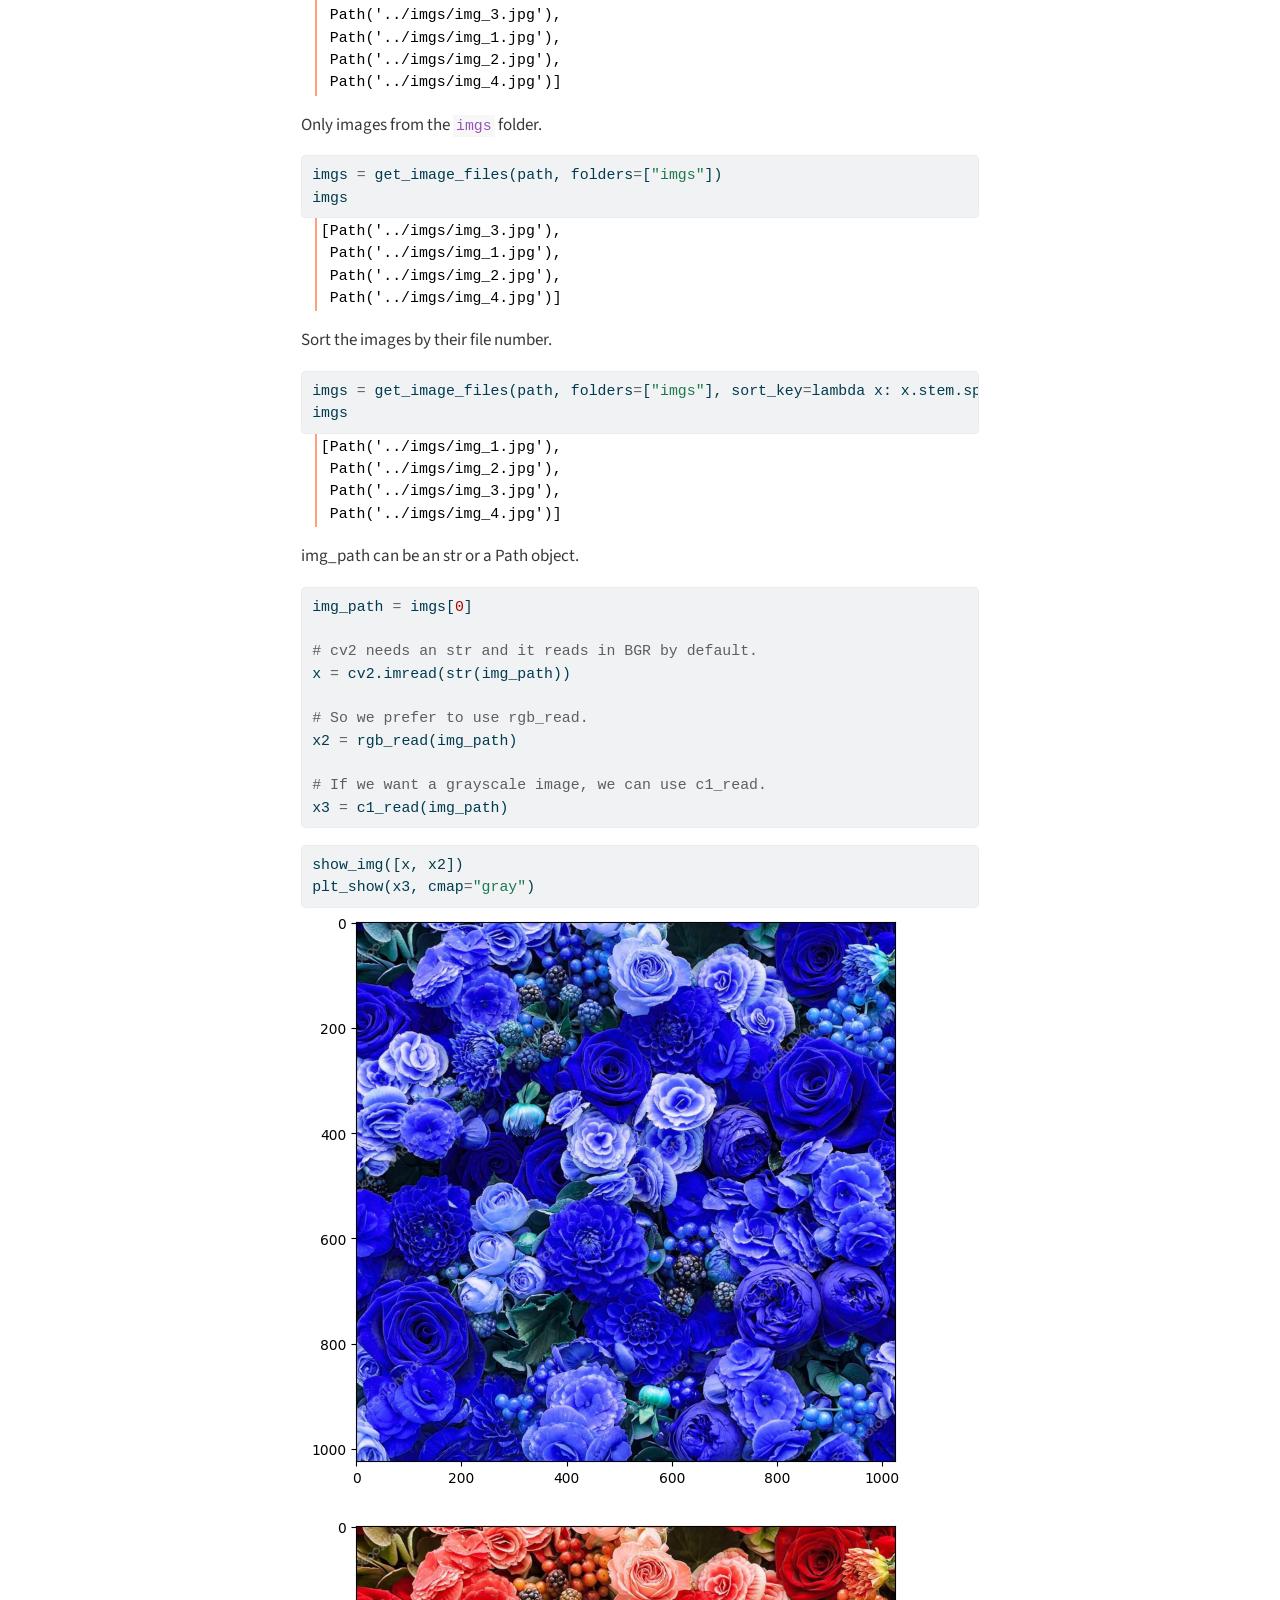
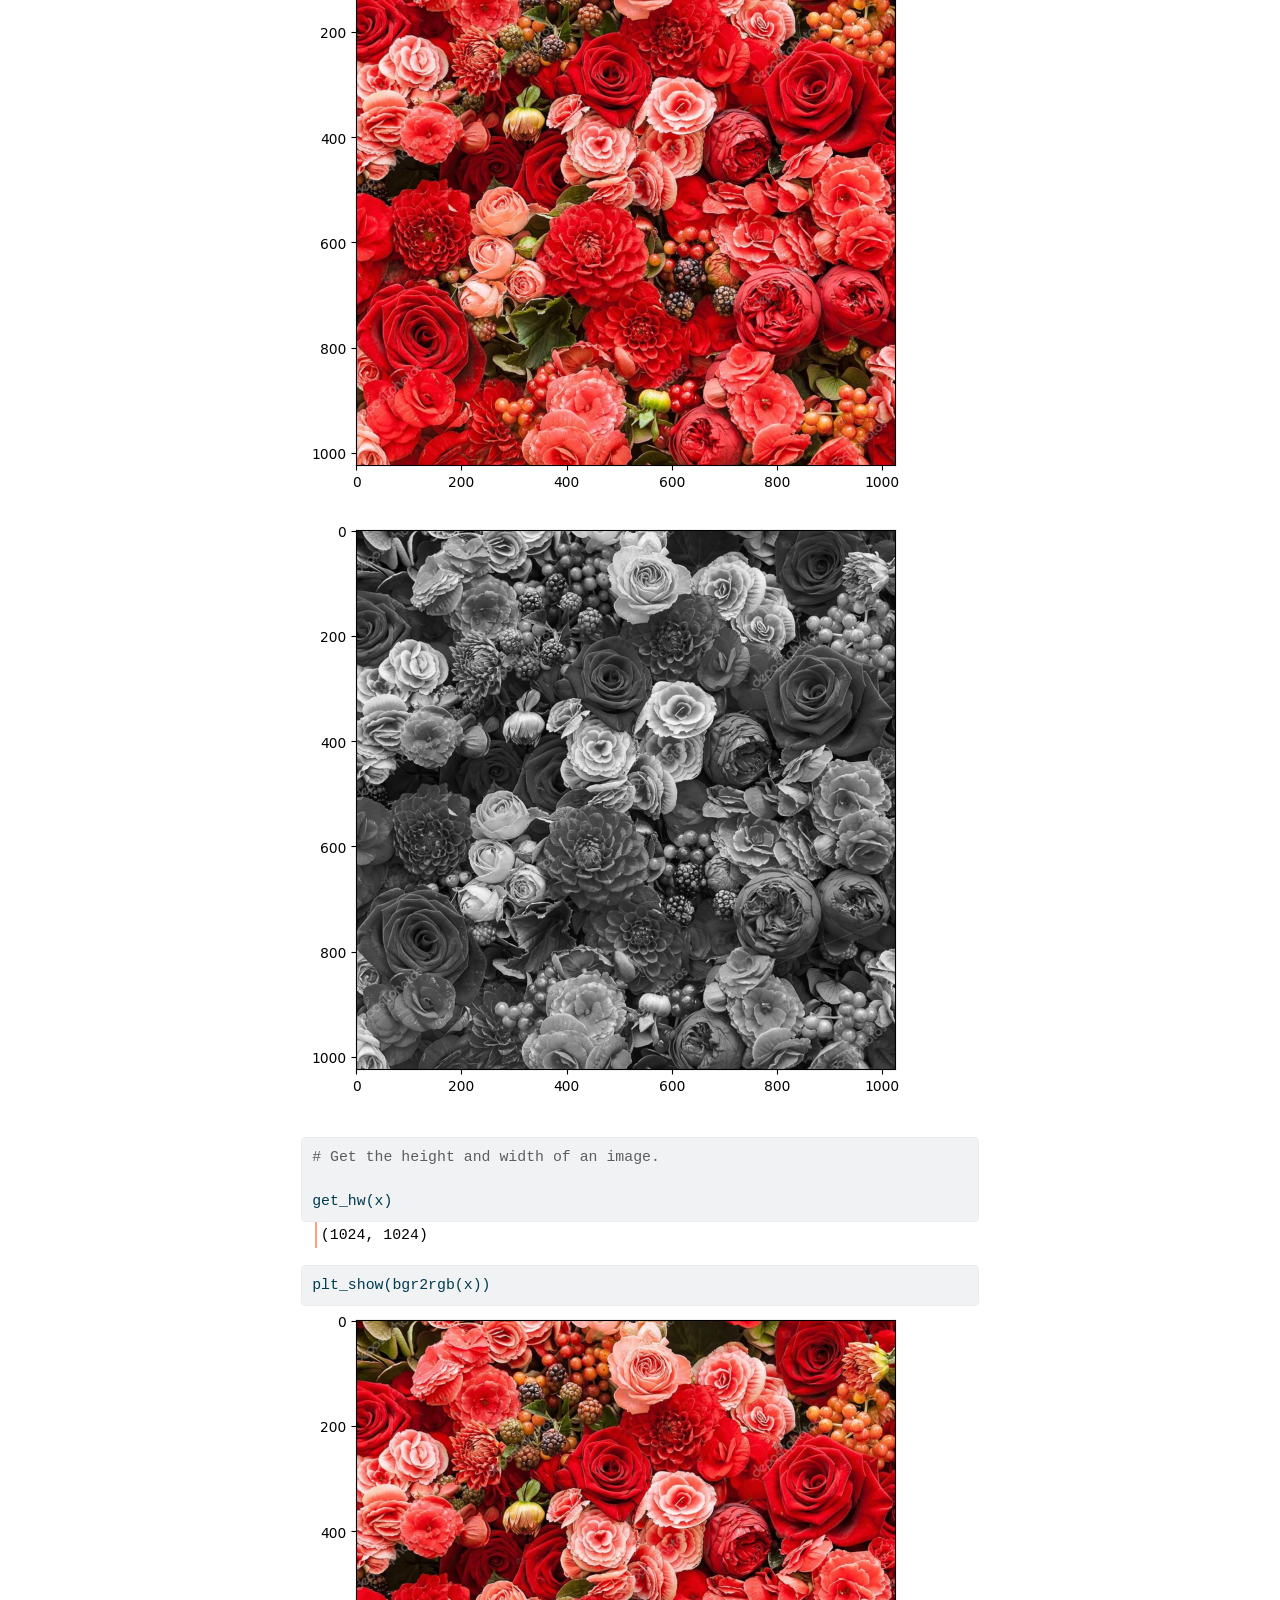
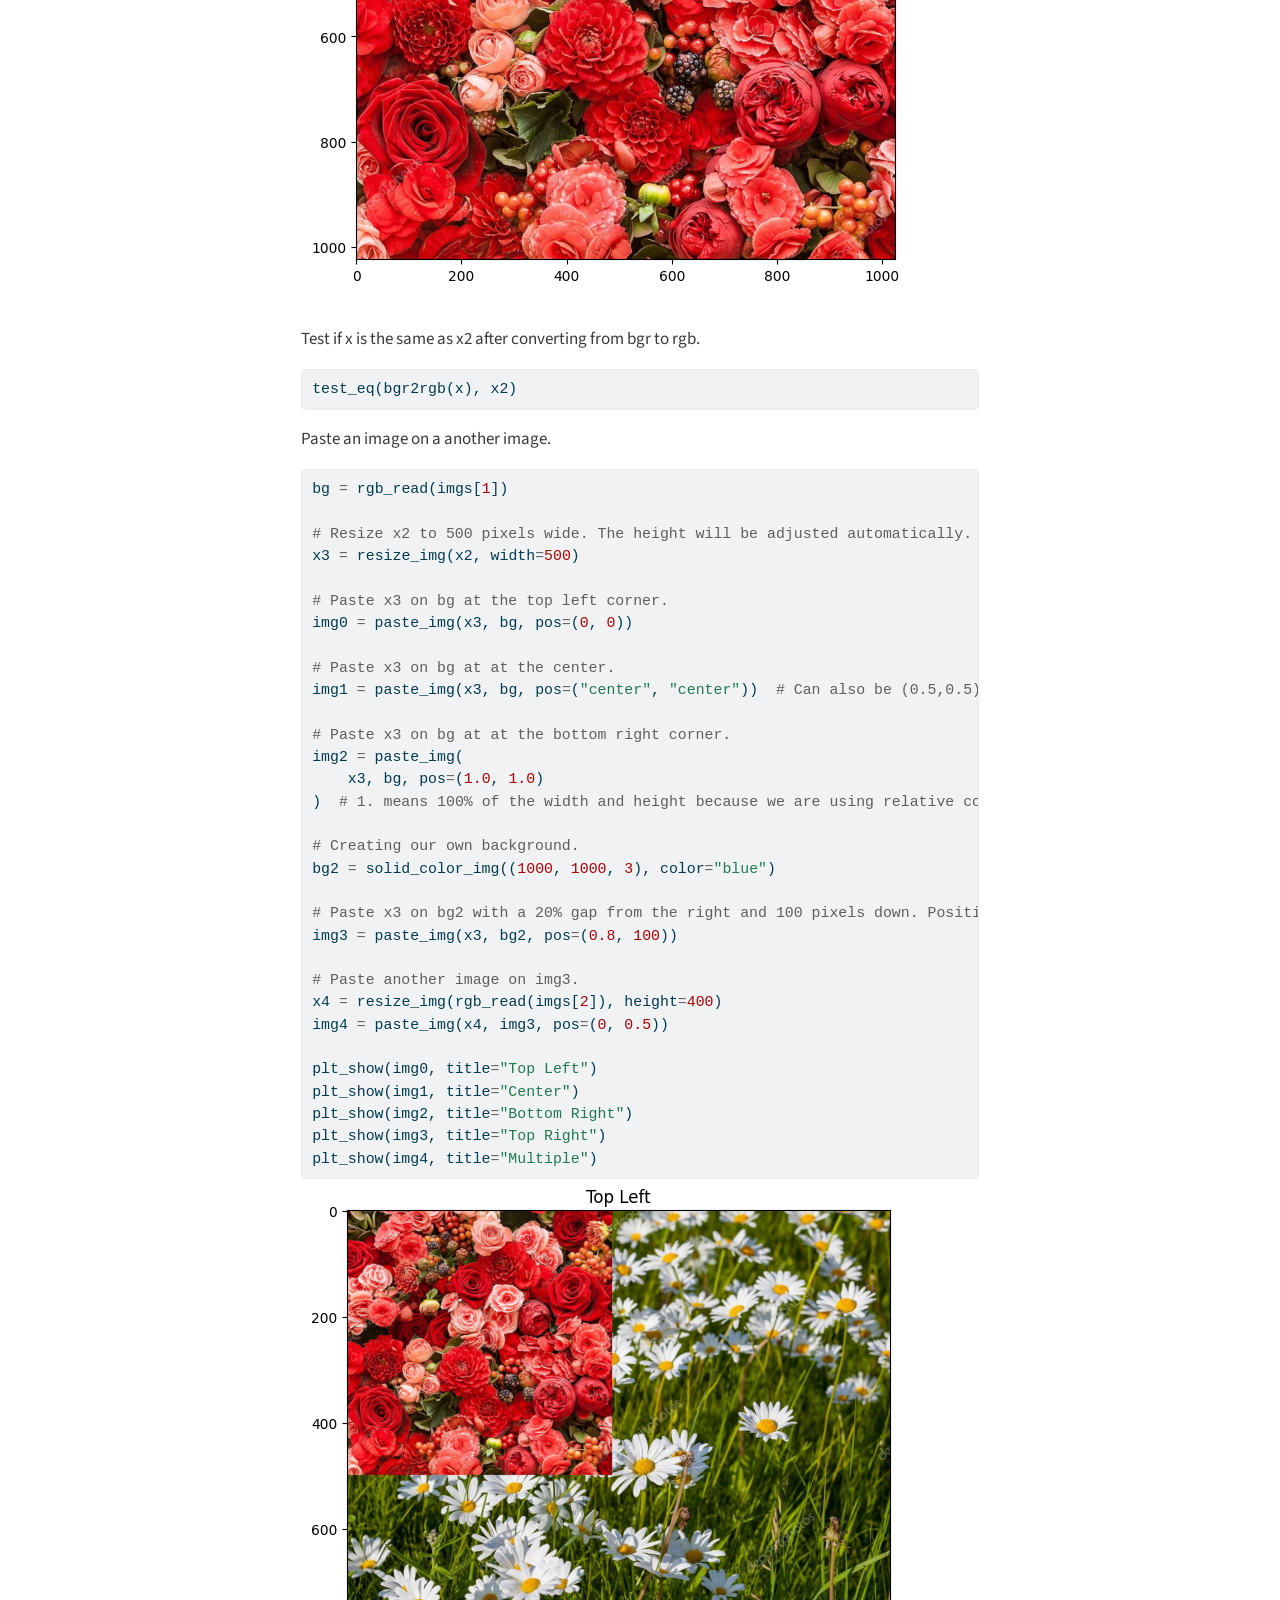
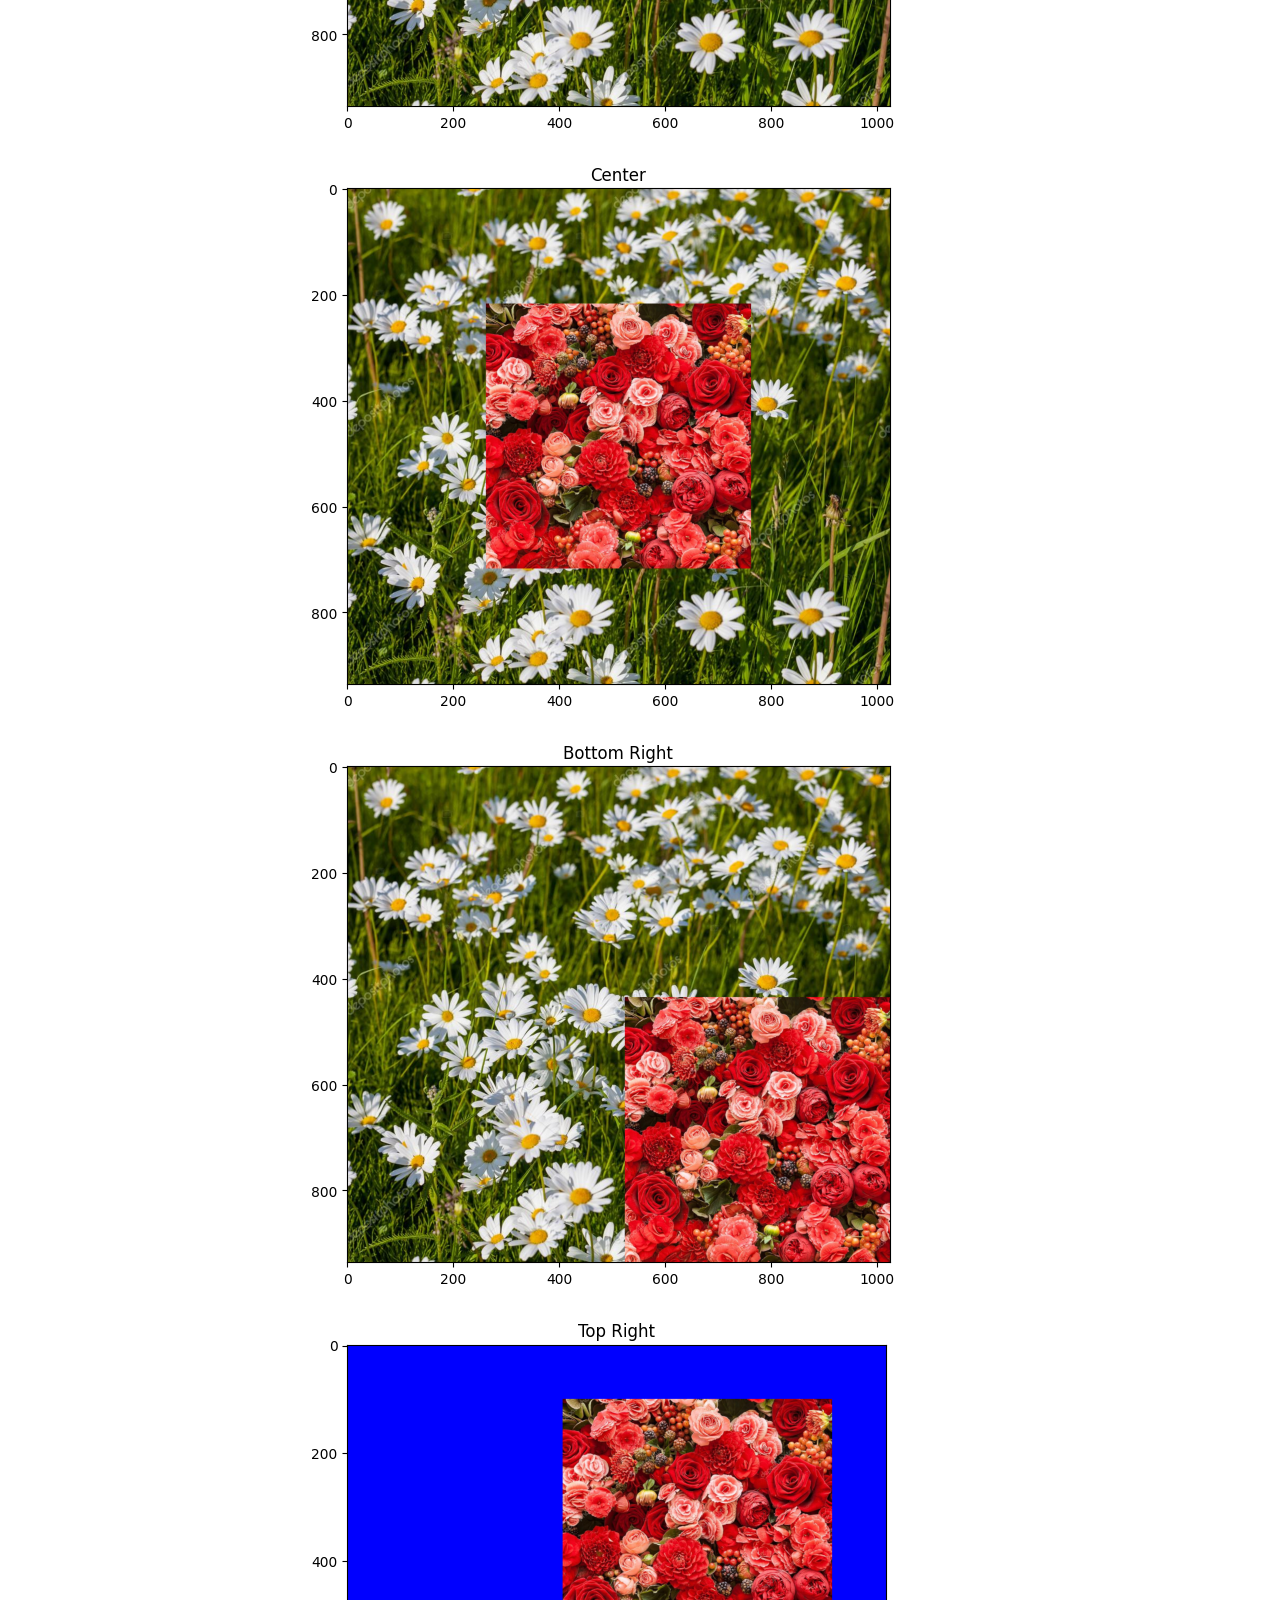
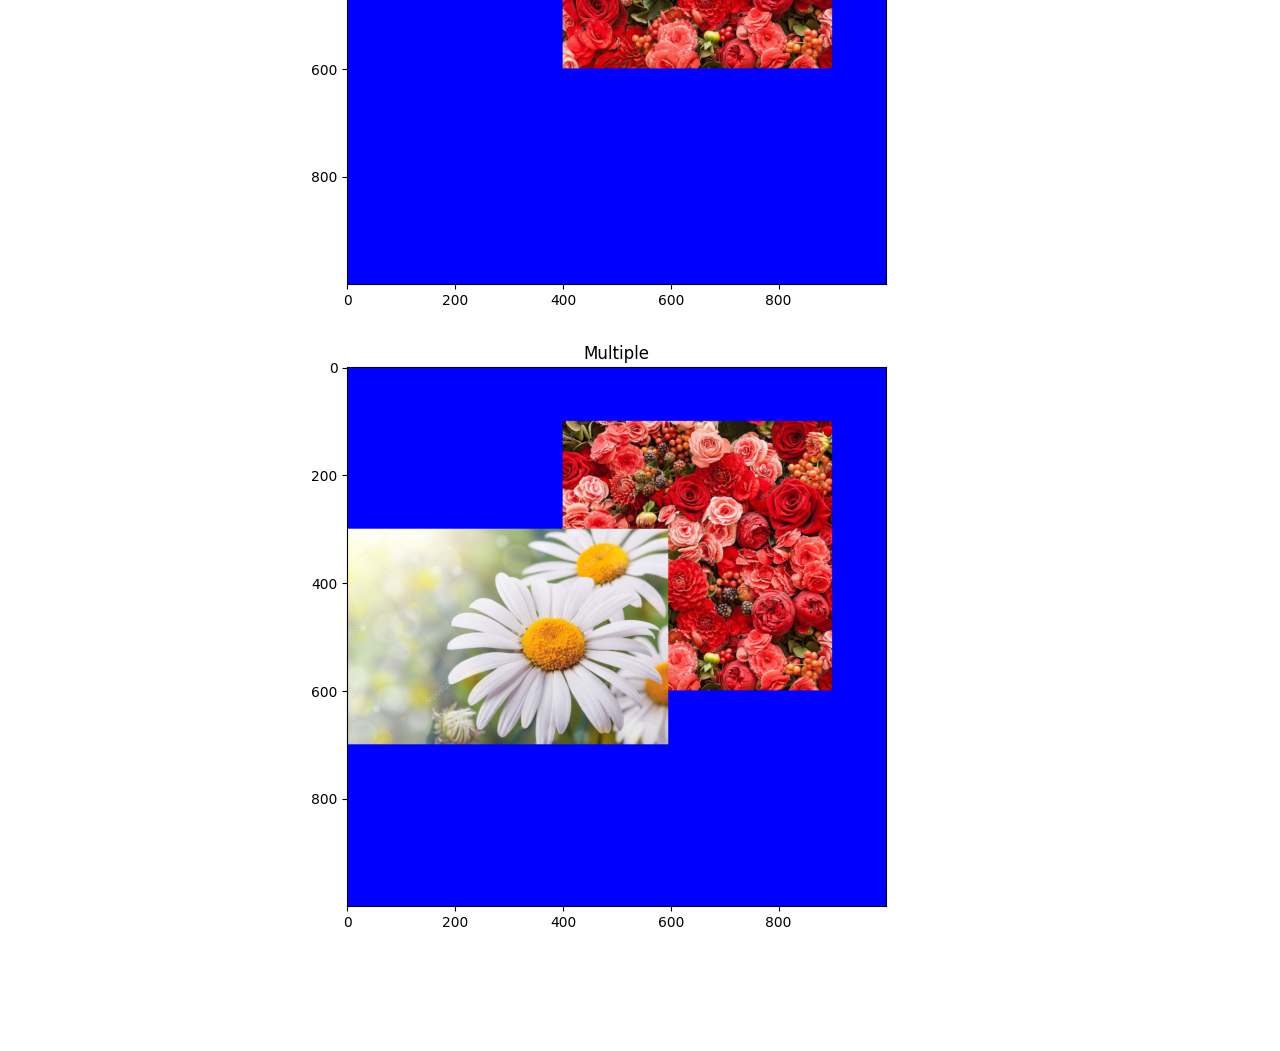
<file: vision.html>
<!DOCTYPE html>
<html xmlns="http://www.w3.org/1999/xhtml" lang="en" xml:lang="en"><head>

<meta charset="utf-8">
<meta name="generator" content="quarto-1.3.450">

<meta name="viewport" content="width=device-width, initial-scale=1.0, user-scalable=yes">

<meta name="description" content="Utils for images and videos.">

<title>dreamai - Vision</title>
<style>
code{white-space: pre-wrap;}
span.smallcaps{font-variant: small-caps;}
div.columns{display: flex; gap: min(4vw, 1.5em);}
div.column{flex: auto; overflow-x: auto;}
div.hanging-indent{margin-left: 1.5em; text-indent: -1.5em;}
ul.task-list{list-style: none;}
ul.task-list li input[type="checkbox"] {
  width: 0.8em;
  margin: 0 0.8em 0.2em -1em; /* quarto-specific, see https://github.com/quarto-dev/quarto-cli/issues/4556 */ 
  vertical-align: middle;
}
/* CSS for syntax highlighting */
pre > code.sourceCode { white-space: pre; position: relative; }
pre > code.sourceCode > span { display: inline-block; line-height: 1.25; }
pre > code.sourceCode > span:empty { height: 1.2em; }
.sourceCode { overflow: visible; }
code.sourceCode > span { color: inherit; text-decoration: inherit; }
div.sourceCode { margin: 1em 0; }
pre.sourceCode { margin: 0; }
@media screen {
div.sourceCode { overflow: auto; }
}
@media print {
pre > code.sourceCode { white-space: pre-wrap; }
pre > code.sourceCode > span { text-indent: -5em; padding-left: 5em; }
}
pre.numberSource code
  { counter-reset: source-line 0; }
pre.numberSource code > span
  { position: relative; left: -4em; counter-increment: source-line; }
pre.numberSource code > span > a:first-child::before
  { content: counter(source-line);
    position: relative; left: -1em; text-align: right; vertical-align: baseline;
    border: none; display: inline-block;
    -webkit-touch-callout: none; -webkit-user-select: none;
    -khtml-user-select: none; -moz-user-select: none;
    -ms-user-select: none; user-select: none;
    padding: 0 4px; width: 4em;
  }
pre.numberSource { margin-left: 3em;  padding-left: 4px; }
div.sourceCode
  {   }
@media screen {
pre > code.sourceCode > span > a:first-child::before { text-decoration: underline; }
}
</style>


<script src="site_libs/quarto-nav/quarto-nav.js"></script>
<script src="site_libs/quarto-nav/headroom.min.js"></script>
<script src="site_libs/clipboard/clipboard.min.js"></script>
<script src="site_libs/quarto-search/autocomplete.umd.js"></script>
<script src="site_libs/quarto-search/fuse.min.js"></script>
<script src="site_libs/quarto-search/quarto-search.js"></script>
<meta name="quarto:offset" content="./">
<script src="site_libs/quarto-html/quarto.js"></script>
<script src="site_libs/quarto-html/popper.min.js"></script>
<script src="site_libs/quarto-html/tippy.umd.min.js"></script>
<script src="site_libs/quarto-html/anchor.min.js"></script>
<link href="site_libs/quarto-html/tippy.css" rel="stylesheet">
<link href="site_libs/quarto-html/quarto-syntax-highlighting.css" rel="stylesheet" id="quarto-text-highlighting-styles">
<script src="site_libs/bootstrap/bootstrap.min.js"></script>
<link href="site_libs/bootstrap/bootstrap-icons.css" rel="stylesheet">
<link href="site_libs/bootstrap/bootstrap.min.css" rel="stylesheet" id="quarto-bootstrap" data-mode="light">
<script id="quarto-search-options" type="application/json">{
  "location": "navbar",
  "copy-button": false,
  "collapse-after": 3,
  "panel-placement": "end",
  "type": "overlay",
  "limit": 20,
  "language": {
    "search-no-results-text": "No results",
    "search-matching-documents-text": "matching documents",
    "search-copy-link-title": "Copy link to search",
    "search-hide-matches-text": "Hide additional matches",
    "search-more-match-text": "more match in this document",
    "search-more-matches-text": "more matches in this document",
    "search-clear-button-title": "Clear",
    "search-detached-cancel-button-title": "Cancel",
    "search-submit-button-title": "Submit",
    "search-label": "Search"
  }
}</script>


<link rel="stylesheet" href="styles.css">
<meta property="og:title" content="dreamai - Vision">
<meta property="og:description" content="Utils for images and videos.">
<meta property="og:image" content="https://HamzaFarhan.github.io/dreamai/01_vision_files/figure-html/cell-30-output-1.png">
<meta property="og:site-name" content="dreamai">
<meta property="og:image:height" content="587">
<meta property="og:image:width" content="609">
<meta name="twitter:title" content="dreamai - Vision">
<meta name="twitter:description" content="Utils for images and videos.">
<meta name="twitter:image" content="https://HamzaFarhan.github.io/dreamai/01_vision_files/figure-html/cell-30-output-1.png">
<meta name="twitter:image-height" content="587">
<meta name="twitter:image-width" content="609">
<meta name="twitter:card" content="summary_large_image">
</head>

<body class="nav-sidebar floating nav-fixed">

<div id="quarto-search-results"></div>
  <header id="quarto-header" class="headroom fixed-top">
    <nav class="navbar navbar-expand-lg navbar-dark ">
      <div class="navbar-container container-fluid">
      <div class="navbar-brand-container">
    <a class="navbar-brand" href="./index.html">
    <span class="navbar-title">dreamai</span>
    </a>
  </div>
        <div class="quarto-navbar-tools ms-auto">
</div>
          <div id="quarto-search" class="" title="Search"></div>
      </div> <!-- /container-fluid -->
    </nav>
  <nav class="quarto-secondary-nav">
    <div class="container-fluid d-flex">
      <button type="button" class="quarto-btn-toggle btn" data-bs-toggle="collapse" data-bs-target="#quarto-sidebar,#quarto-sidebar-glass" aria-controls="quarto-sidebar" aria-expanded="false" aria-label="Toggle sidebar navigation" onclick="if (window.quartoToggleHeadroom) { window.quartoToggleHeadroom(); }">
        <i class="bi bi-layout-text-sidebar-reverse"></i>
      </button>
      <nav class="quarto-page-breadcrumbs" aria-label="breadcrumb"><ol class="breadcrumb"><li class="breadcrumb-item"><a href="./vision.html">Vision</a></li></ol></nav>
      <a class="flex-grow-1" role="button" data-bs-toggle="collapse" data-bs-target="#quarto-sidebar,#quarto-sidebar-glass" aria-controls="quarto-sidebar" aria-expanded="false" aria-label="Toggle sidebar navigation" onclick="if (window.quartoToggleHeadroom) { window.quartoToggleHeadroom(); }">      
      </a>
    </div>
  </nav>
</header>
<!-- content -->
<div id="quarto-content" class="quarto-container page-columns page-rows-contents page-layout-article page-navbar">
<!-- sidebar -->
  <nav id="quarto-sidebar" class="sidebar collapse collapse-horizontal sidebar-navigation floating overflow-auto">
    <div class="sidebar-menu-container"> 
    <ul class="list-unstyled mt-1">
        <li class="sidebar-item">
  <div class="sidebar-item-container"> 
  <a href="./index.html" class="sidebar-item-text sidebar-link">
 <span class="menu-text">dreamai</span></a>
  </div>
</li>
        <li class="sidebar-item">
  <div class="sidebar-item-container"> 
  <a href="./core.html" class="sidebar-item-text sidebar-link">
 <span class="menu-text">Core</span></a>
  </div>
</li>
        <li class="sidebar-item">
  <div class="sidebar-item-container"> 
  <a href="./vision.html" class="sidebar-item-text sidebar-link active">
 <span class="menu-text">Vision</span></a>
  </div>
</li>
    </ul>
    </div>
</nav>
<div id="quarto-sidebar-glass" data-bs-toggle="collapse" data-bs-target="#quarto-sidebar,#quarto-sidebar-glass"></div>
<!-- margin-sidebar -->
    <div id="quarto-margin-sidebar" class="sidebar margin-sidebar">
        <nav id="TOC" role="doc-toc" class="toc-active">
    <h2 id="toc-title">On this page</h2>
   
  <ul>
  <li><a href="#paste_img" id="toc-paste_img" class="nav-link active" data-scroll-target="#paste_img">paste_img</a></li>
  <li><a href="#get_pos" id="toc-get_pos" class="nav-link" data-scroll-target="#get_pos">get_pos</a></li>
  <li><a href="#get_pos_" id="toc-get_pos_" class="nav-link" data-scroll-target="#get_pos_">get_pos_</a></li>
  <li><a href="#get_pos_factors" id="toc-get_pos_factors" class="nav-link" data-scroll-target="#get_pos_factors">get_pos_factors</a></li>
  <li><a href="#solid_color_img_like" id="toc-solid_color_img_like" class="nav-link" data-scroll-target="#solid_color_img_like">solid_color_img_like</a></li>
  <li><a href="#solid_color_img" id="toc-solid_color_img" class="nav-link" data-scroll-target="#solid_color_img">solid_color_img</a></li>
  <li><a href="#color_to_rgb" id="toc-color_to_rgb" class="nav-link" data-scroll-target="#color_to_rgb">color_to_rgb</a></li>
  <li><a href="#has_alpha" id="toc-has_alpha" class="nav-link" data-scroll-target="#has_alpha">has_alpha</a></li>
  <li><a href="#add_alpha" id="toc-add_alpha" class="nav-link" data-scroll-target="#add_alpha">add_alpha</a></li>
  <li><a href="#to_pil" id="toc-to_pil" class="nav-link" data-scroll-target="#to_pil">to_pil</a></li>
  <li><a href="#get_image_files" id="toc-get_image_files" class="nav-link" data-scroll-target="#get_image_files">get_image_files</a></li>
  <li><a href="#get_hw" id="toc-get_hw" class="nav-link" data-scroll-target="#get_hw">get_hw</a></li>
  <li><a href="#show_img" id="toc-show_img" class="nav-link" data-scroll-target="#show_img">show_img</a></li>
  <li><a href="#plt_show" id="toc-plt_show" class="nav-link" data-scroll-target="#plt_show">plt_show</a></li>
  <li><a href="#c1_read" id="toc-c1_read" class="nav-link" data-scroll-target="#c1_read">c1_read</a></li>
  <li><a href="#rgb_read" id="toc-rgb_read" class="nav-link" data-scroll-target="#rgb_read">rgb_read</a></li>
  <li><a href="#rgba2rgb" id="toc-rgba2rgb" class="nav-link" data-scroll-target="#rgba2rgb">rgba2rgb</a></li>
  <li><a href="#bgra2rgb" id="toc-bgra2rgb" class="nav-link" data-scroll-target="#bgra2rgb">bgra2rgb</a></li>
  <li><a href="#rgb2rgba" id="toc-rgb2rgba" class="nav-link" data-scroll-target="#rgb2rgba">rgb2rgba</a></li>
  <li><a href="#rgb2gray" id="toc-rgb2gray" class="nav-link" data-scroll-target="#rgb2gray">rgb2gray</a></li>
  <li><a href="#gray2rgb" id="toc-gray2rgb" class="nav-link" data-scroll-target="#gray2rgb">gray2rgb</a></li>
  <li><a href="#rgb2bgr" id="toc-rgb2bgr" class="nav-link" data-scroll-target="#rgb2bgr">rgb2bgr</a></li>
  <li><a href="#bgr2rgb" id="toc-bgr2rgb" class="nav-link" data-scroll-target="#bgr2rgb">bgr2rgb</a></li>
  <li><a href="#remove_images" id="toc-remove_images" class="nav-link" data-scroll-target="#remove_images">remove_images</a></li>
  <li><a href="#some-usage-examples" id="toc-some-usage-examples" class="nav-link" data-scroll-target="#some-usage-examples">Some usage examples:</a></li>
  </ul>
<div class="toc-actions"><div><i class="bi bi-github"></i></div><div class="action-links"><p><a href="https://github.com/HamzaFarhan/dreamai/issues/new" class="toc-action">Report an issue</a></p></div></div></nav>
    </div>
<!-- main -->
<main class="content" id="quarto-document-content">

<header id="title-block-header" class="quarto-title-block default">
<div class="quarto-title">
<h1 class="title">Vision</h1>
</div>

<div>
  <div class="description">
    Utils for images and videos.
  </div>
</div>


<div class="quarto-title-meta">

    
  
    
  </div>
  

</header>

<!-- WARNING: THIS FILE WAS AUTOGENERATED! DO NOT EDIT! -->
<hr>
<p><a href="https://github.com/HamzaFarhan/dreamai/blob/main/dreamai/vision.py#L257" target="_blank" style="float:right; font-size:smaller">source</a></p>
<section id="paste_img" class="level3">
<h3 class="anchored" data-anchor-id="paste_img">paste_img</h3>
<blockquote class="blockquote">
<pre><code> paste_img (img, bg, pos=('center', 'center'), relative=True)</code></pre>
</blockquote>
<p>Paste <code>img</code> on <code>bg</code> at <code>pos</code>.</p>
<hr>
<p><a href="https://github.com/HamzaFarhan/dreamai/blob/main/dreamai/vision.py#L225" target="_blank" style="float:right; font-size:smaller">source</a></p>
</section>
<section id="get_pos" class="level3">
<h3 class="anchored" data-anchor-id="get_pos">get_pos</h3>
<blockquote class="blockquote">
<pre><code> get_pos (img, bg, pos=('center', 'center'), relative=True)</code></pre>
</blockquote>
<p>Get the position (x,y) of <code>img</code> on <code>bg</code> with <code>pos</code> as reference.</p>
<table class="table">
<colgroup>
<col style="width: 6%">
<col style="width: 25%">
<col style="width: 34%">
<col style="width: 34%">
</colgroup>
<thead>
<tr class="header">
<th></th>
<th><strong>Type</strong></th>
<th><strong>Default</strong></th>
<th><strong>Details</strong></th>
</tr>
</thead>
<tbody>
<tr class="odd">
<td>img</td>
<td></td>
<td></td>
<td></td>
</tr>
<tr class="even">
<td>bg</td>
<td></td>
<td></td>
<td></td>
</tr>
<tr class="odd">
<td>pos</td>
<td>tuple</td>
<td>(‘center’, ‘center’)</td>
<td></td>
</tr>
<tr class="even">
<td>relative</td>
<td>bool</td>
<td>True</td>
<td>int for exact position, float for relative position, or str for position in [‘center’, ‘left’, ‘right’, ‘top’, ‘bottom’]</td>
</tr>
</tbody>
</table>
<hr>
<p><a href="https://github.com/HamzaFarhan/dreamai/blob/main/dreamai/vision.py#L219" target="_blank" style="float:right; font-size:smaller">source</a></p>
</section>
<section id="get_pos_" class="level3">
<h3 class="anchored" data-anchor-id="get_pos_">get_pos_</h3>
<blockquote class="blockquote">
<pre><code> get_pos_ (bh, bw, h, w, x_factor, y_factor)</code></pre>
</blockquote>
<hr>
<p><a href="https://github.com/HamzaFarhan/dreamai/blob/main/dreamai/vision.py#L213" target="_blank" style="float:right; font-size:smaller">source</a></p>
</section>
<section id="get_pos_factors" class="level3">
<h3 class="anchored" data-anchor-id="get_pos_factors">get_pos_factors</h3>
<blockquote class="blockquote">
<pre><code> get_pos_factors (pos)</code></pre>
</blockquote>
<hr>
<p><a href="https://github.com/HamzaFarhan/dreamai/blob/main/dreamai/vision.py#L207" target="_blank" style="float:right; font-size:smaller">source</a></p>
</section>
<section id="solid_color_img_like" class="level3">
<h3 class="anchored" data-anchor-id="solid_color_img_like">solid_color_img_like</h3>
<blockquote class="blockquote">
<pre><code> solid_color_img_like (img, color='black', alpha=None)</code></pre>
</blockquote>
<hr>
<p><a href="https://github.com/HamzaFarhan/dreamai/blob/main/dreamai/vision.py#L192" target="_blank" style="float:right; font-size:smaller">source</a></p>
</section>
<section id="solid_color_img" class="level3">
<h3 class="anchored" data-anchor-id="solid_color_img">solid_color_img</h3>
<blockquote class="blockquote">
<pre><code> solid_color_img (shape=(300, 300, 3), color='black', alpha=None)</code></pre>
</blockquote>
<hr>
<p><a href="https://github.com/HamzaFarhan/dreamai/blob/main/dreamai/vision.py#L185" target="_blank" style="float:right; font-size:smaller">source</a></p>
</section>
<section id="color_to_rgb" class="level3">
<h3 class="anchored" data-anchor-id="color_to_rgb">color_to_rgb</h3>
<blockquote class="blockquote">
<pre><code> color_to_rgb (color)</code></pre>
</blockquote>
<p>Convert str <code>color</code> to RGB.</p>
<hr>
<p><a href="https://github.com/HamzaFarhan/dreamai/blob/main/dreamai/vision.py#L181" target="_blank" style="float:right; font-size:smaller">source</a></p>
</section>
<section id="has_alpha" class="level3">
<h3 class="anchored" data-anchor-id="has_alpha">has_alpha</h3>
<blockquote class="blockquote">
<pre><code> has_alpha (img)</code></pre>
</blockquote>
<hr>
<p><a href="https://github.com/HamzaFarhan/dreamai/blob/main/dreamai/vision.py#L172" target="_blank" style="float:right; font-size:smaller">source</a></p>
</section>
<section id="add_alpha" class="level3">
<h3 class="anchored" data-anchor-id="add_alpha">add_alpha</h3>
<blockquote class="blockquote">
<pre><code> add_alpha (img, alpha=None)</code></pre>
</blockquote>
<p>Add an alpha channel to <code>img</code>.</p>
<hr>
<p><a href="https://github.com/HamzaFarhan/dreamai/blob/main/dreamai/vision.py#L166" target="_blank" style="float:right; font-size:smaller">source</a></p>
</section>
<section id="to_pil" class="level3">
<h3 class="anchored" data-anchor-id="to_pil">to_pil</h3>
<blockquote class="blockquote">
<pre><code> to_pil (x)</code></pre>
</blockquote>
<hr>
<p><a href="https://github.com/HamzaFarhan/dreamai/blob/main/dreamai/vision.py#L144" target="_blank" style="float:right; font-size:smaller">source</a></p>
</section>
<section id="get_image_files" class="level3">
<h3 class="anchored" data-anchor-id="get_image_files">get_image_files</h3>
<blockquote class="blockquote">
<pre><code> get_image_files (path, recurse=True, folders=None, map_fn=None,
                  sort_key=None, reverse=False, shuffle=False)</code></pre>
</blockquote>
<p>Get image files in <code>path</code> recursively, only in <code>folders</code>, if specified.</p>
<table class="table">
<thead>
<tr class="header">
<th></th>
<th><strong>Type</strong></th>
<th><strong>Default</strong></th>
<th><strong>Details</strong></th>
</tr>
</thead>
<tbody>
<tr class="odd">
<td>path</td>
<td></td>
<td></td>
<td></td>
</tr>
<tr class="even">
<td>recurse</td>
<td>bool</td>
<td>True</td>
<td></td>
</tr>
<tr class="odd">
<td>folders</td>
<td>NoneType</td>
<td>None</td>
<td></td>
</tr>
<tr class="even">
<td>map_fn</td>
<td>NoneType</td>
<td>None</td>
<td>A function to apply to each item.</td>
</tr>
<tr class="odd">
<td>sort_key</td>
<td>NoneType</td>
<td>None</td>
<td>A function to sort the items by.</td>
</tr>
<tr class="even">
<td>reverse</td>
<td>bool</td>
<td>False</td>
<td></td>
</tr>
<tr class="odd">
<td>shuffle</td>
<td>bool</td>
<td>False</td>
<td></td>
</tr>
</tbody>
</table>
<hr>
<p><a href="https://github.com/HamzaFarhan/dreamai/blob/main/dreamai/vision.py#L137" target="_blank" style="float:right; font-size:smaller">source</a></p>
</section>
<section id="get_hw" class="level3">
<h3 class="anchored" data-anchor-id="get_hw">get_hw</h3>
<blockquote class="blockquote">
<pre><code> get_hw (x)</code></pre>
</blockquote>
<p>Return the height and width of <code>x</code>.</p>
<hr>
<p><a href="https://github.com/HamzaFarhan/dreamai/blob/main/dreamai/vision.py#L129" target="_blank" style="float:right; font-size:smaller">source</a></p>
</section>
<section id="show_img" class="level3">
<h3 class="anchored" data-anchor-id="show_img">show_img</h3>
<blockquote class="blockquote">
<pre><code> show_img (img, cmap=None, title='', figsize=(7, 7))</code></pre>
</blockquote>
<hr>
<p><a href="https://github.com/HamzaFarhan/dreamai/blob/main/dreamai/vision.py#L117" target="_blank" style="float:right; font-size:smaller">source</a></p>
</section>
<section id="plt_show" class="level3">
<h3 class="anchored" data-anchor-id="plt_show">plt_show</h3>
<blockquote class="blockquote">
<pre><code> plt_show (im, cmap=None, title='', figsize=(7, 7))</code></pre>
</blockquote>
<hr>
<p><a href="https://github.com/HamzaFarhan/dreamai/blob/main/dreamai/vision.py#L112" target="_blank" style="float:right; font-size:smaller">source</a></p>
</section>
<section id="c1_read" class="level3">
<h3 class="anchored" data-anchor-id="c1_read">c1_read</h3>
<blockquote class="blockquote">
<pre><code> c1_read (img)</code></pre>
</blockquote>
<p>Read an image from <code>img</code> and convert it to grayscale.</p>
<hr>
<p><a href="https://github.com/HamzaFarhan/dreamai/blob/main/dreamai/vision.py#L103" target="_blank" style="float:right; font-size:smaller">source</a></p>
</section>
<section id="rgb_read" class="level3">
<h3 class="anchored" data-anchor-id="rgb_read">rgb_read</h3>
<blockquote class="blockquote">
<pre><code> rgb_read (img, shape=None)</code></pre>
</blockquote>
<hr>
<p><a href="https://github.com/HamzaFarhan/dreamai/blob/main/dreamai/vision.py#L98" target="_blank" style="float:right; font-size:smaller">source</a></p>
</section>
<section id="rgba2rgb" class="level3">
<h3 class="anchored" data-anchor-id="rgba2rgb">rgba2rgb</h3>
<blockquote class="blockquote">
<pre><code> rgba2rgb (img)</code></pre>
</blockquote>
<hr>
<p><a href="https://github.com/HamzaFarhan/dreamai/blob/main/dreamai/vision.py#L93" target="_blank" style="float:right; font-size:smaller">source</a></p>
</section>
<section id="bgra2rgb" class="level3">
<h3 class="anchored" data-anchor-id="bgra2rgb">bgra2rgb</h3>
<blockquote class="blockquote">
<pre><code> bgra2rgb (img)</code></pre>
</blockquote>
<hr>
<p><a href="https://github.com/HamzaFarhan/dreamai/blob/main/dreamai/vision.py#L89" target="_blank" style="float:right; font-size:smaller">source</a></p>
</section>
<section id="rgb2rgba" class="level3">
<h3 class="anchored" data-anchor-id="rgb2rgba">rgb2rgba</h3>
<blockquote class="blockquote">
<pre><code> rgb2rgba (img)</code></pre>
</blockquote>
<hr>
<p><a href="https://github.com/HamzaFarhan/dreamai/blob/main/dreamai/vision.py#L85" target="_blank" style="float:right; font-size:smaller">source</a></p>
</section>
<section id="rgb2gray" class="level3">
<h3 class="anchored" data-anchor-id="rgb2gray">rgb2gray</h3>
<blockquote class="blockquote">
<pre><code> rgb2gray (img)</code></pre>
</blockquote>
<hr>
<p><a href="https://github.com/HamzaFarhan/dreamai/blob/main/dreamai/vision.py#L81" target="_blank" style="float:right; font-size:smaller">source</a></p>
</section>
<section id="gray2rgb" class="level3">
<h3 class="anchored" data-anchor-id="gray2rgb">gray2rgb</h3>
<blockquote class="blockquote">
<pre><code> gray2rgb (img)</code></pre>
</blockquote>
<hr>
<p><a href="https://github.com/HamzaFarhan/dreamai/blob/main/dreamai/vision.py#L77" target="_blank" style="float:right; font-size:smaller">source</a></p>
</section>
<section id="rgb2bgr" class="level3">
<h3 class="anchored" data-anchor-id="rgb2bgr">rgb2bgr</h3>
<blockquote class="blockquote">
<pre><code> rgb2bgr (img)</code></pre>
</blockquote>
<hr>
<p><a href="https://github.com/HamzaFarhan/dreamai/blob/main/dreamai/vision.py#L73" target="_blank" style="float:right; font-size:smaller">source</a></p>
</section>
<section id="bgr2rgb" class="level3">
<h3 class="anchored" data-anchor-id="bgr2rgb">bgr2rgb</h3>
<blockquote class="blockquote">
<pre><code> bgr2rgb (img)</code></pre>
</blockquote>
<hr>
<p><a href="https://github.com/HamzaFarhan/dreamai/blob/main/dreamai/vision.py#L61" target="_blank" style="float:right; font-size:smaller">source</a></p>
</section>
<section id="remove_images" class="level3">
<h3 class="anchored" data-anchor-id="remove_images">remove_images</h3>
<blockquote class="blockquote">
<pre><code> remove_images (images_path, final_count=0, fn=&lt;function &lt;lambda&gt;&gt;)</code></pre>
</blockquote>
</section>
<section id="some-usage-examples" class="level2">
<h2 class="anchored" data-anchor-id="some-usage-examples">Some usage examples:</h2>
<p>Get a list of all the images in a folder.</p>
<div class="cell">
<div class="sourceCode cell-code" id="cb25"><pre class="sourceCode python code-with-copy"><code class="sourceCode python"><span id="cb25-1"><a href="#cb25-1" aria-hidden="true" tabindex="-1"></a>path <span class="op">=</span> <span class="st">"../"</span></span>
<span id="cb25-2"><a href="#cb25-2" aria-hidden="true" tabindex="-1"></a>imgs <span class="op">=</span> get_image_files(path)</span>
<span id="cb25-3"><a href="#cb25-3" aria-hidden="true" tabindex="-1"></a>imgs</span></code><button title="Copy to Clipboard" class="code-copy-button"><i class="bi"></i></button></pre></div>
<div class="cell-output cell-output-display">
<pre><code>[Path('../_proc/_docs/01_vision_files/figure-html/cell-30-output-2.png'),
 Path('../_proc/_docs/01_vision_files/figure-html/cell-30-output-1.png'),
 Path('../_proc/_docs/01_vision_files/figure-html/cell-30-output-3.png'),
 Path('../_proc/_docs/01_vision_files/figure-html/cell-34-output-1.png'),
 Path('../_proc/_docs/01_vision_files/figure-html/cell-34-output-4.png'),
 Path('../_proc/_docs/01_vision_files/figure-html/cell-32-output-1.png'),
 Path('../_proc/_docs/01_vision_files/figure-html/cell-34-output-3.png'),
 Path('../_proc/_docs/01_vision_files/figure-html/cell-34-output-5.png'),
 Path('../_proc/_docs/01_vision_files/figure-html/cell-34-output-2.png'),
 Path('../_proc/_docs/01_vision copy_files/figure-html/cell-20-output-1.png'),
 Path('../_proc/_docs/01_vision copy_files/figure-html/cell-20-output-3.png'),
 Path('../_proc/_docs/01_vision copy_files/figure-html/cell-22-output-1.png'),
 Path('../_proc/_docs/01_vision copy_files/figure-html/cell-20-output-2.png'),
 Path('../imgs/img_3.jpg'),
 Path('../imgs/img_1.jpg'),
 Path('../imgs/img_2.jpg'),
 Path('../imgs/img_4.jpg')]</code></pre>
</div>
</div>
<p>Only images from the <code>imgs</code> folder.</p>
<div class="cell">
<div class="sourceCode cell-code" id="cb27"><pre class="sourceCode python code-with-copy"><code class="sourceCode python"><span id="cb27-1"><a href="#cb27-1" aria-hidden="true" tabindex="-1"></a>imgs <span class="op">=</span> get_image_files(path, folders<span class="op">=</span>[<span class="st">"imgs"</span>])</span>
<span id="cb27-2"><a href="#cb27-2" aria-hidden="true" tabindex="-1"></a>imgs</span></code><button title="Copy to Clipboard" class="code-copy-button"><i class="bi"></i></button></pre></div>
<div class="cell-output cell-output-display">
<pre><code>[Path('../imgs/img_3.jpg'),
 Path('../imgs/img_1.jpg'),
 Path('../imgs/img_2.jpg'),
 Path('../imgs/img_4.jpg')]</code></pre>
</div>
</div>
<p>Sort the images by their file number.</p>
<div class="cell">
<div class="sourceCode cell-code" id="cb29"><pre class="sourceCode python code-with-copy"><code class="sourceCode python"><span id="cb29-1"><a href="#cb29-1" aria-hidden="true" tabindex="-1"></a>imgs <span class="op">=</span> get_image_files(path, folders<span class="op">=</span>[<span class="st">"imgs"</span>], sort_key<span class="op">=</span><span class="kw">lambda</span> x: x.stem.split(<span class="st">"_"</span>)[<span class="dv">1</span>])</span>
<span id="cb29-2"><a href="#cb29-2" aria-hidden="true" tabindex="-1"></a>imgs</span></code><button title="Copy to Clipboard" class="code-copy-button"><i class="bi"></i></button></pre></div>
<div class="cell-output cell-output-display">
<pre><code>[Path('../imgs/img_1.jpg'),
 Path('../imgs/img_2.jpg'),
 Path('../imgs/img_3.jpg'),
 Path('../imgs/img_4.jpg')]</code></pre>
</div>
</div>
<p>img_path can be an str or a Path object.</p>
<div class="cell">
<div class="sourceCode cell-code" id="cb31"><pre class="sourceCode python code-with-copy"><code class="sourceCode python"><span id="cb31-1"><a href="#cb31-1" aria-hidden="true" tabindex="-1"></a>img_path <span class="op">=</span> imgs[<span class="dv">0</span>]</span>
<span id="cb31-2"><a href="#cb31-2" aria-hidden="true" tabindex="-1"></a></span>
<span id="cb31-3"><a href="#cb31-3" aria-hidden="true" tabindex="-1"></a><span class="co"># cv2 needs an str and it reads in BGR by default.</span></span>
<span id="cb31-4"><a href="#cb31-4" aria-hidden="true" tabindex="-1"></a>x <span class="op">=</span> cv2.imread(<span class="bu">str</span>(img_path))</span>
<span id="cb31-5"><a href="#cb31-5" aria-hidden="true" tabindex="-1"></a></span>
<span id="cb31-6"><a href="#cb31-6" aria-hidden="true" tabindex="-1"></a><span class="co"># So we prefer to use rgb_read.</span></span>
<span id="cb31-7"><a href="#cb31-7" aria-hidden="true" tabindex="-1"></a>x2 <span class="op">=</span> rgb_read(img_path)</span>
<span id="cb31-8"><a href="#cb31-8" aria-hidden="true" tabindex="-1"></a></span>
<span id="cb31-9"><a href="#cb31-9" aria-hidden="true" tabindex="-1"></a><span class="co"># If we want a grayscale image, we can use c1_read.</span></span>
<span id="cb31-10"><a href="#cb31-10" aria-hidden="true" tabindex="-1"></a>x3 <span class="op">=</span> c1_read(img_path)</span></code><button title="Copy to Clipboard" class="code-copy-button"><i class="bi"></i></button></pre></div>
</div>
<div class="cell">
<div class="sourceCode cell-code" id="cb32"><pre class="sourceCode python code-with-copy"><code class="sourceCode python"><span id="cb32-1"><a href="#cb32-1" aria-hidden="true" tabindex="-1"></a>show_img([x, x2])</span>
<span id="cb32-2"><a href="#cb32-2" aria-hidden="true" tabindex="-1"></a>plt_show(x3, cmap<span class="op">=</span><span class="st">"gray"</span>)</span></code><button title="Copy to Clipboard" class="code-copy-button"><i class="bi"></i></button></pre></div>
<div class="cell-output cell-output-display">
<p><img src="01_vision_files/figure-html/cell-30-output-1.png" class="img-fluid"></p>
</div>
<div class="cell-output cell-output-display">
<p><img src="01_vision_files/figure-html/cell-30-output-2.png" class="img-fluid"></p>
</div>
<div class="cell-output cell-output-display">
<p><img src="01_vision_files/figure-html/cell-30-output-3.png" class="img-fluid"></p>
</div>
</div>
<div class="cell">
<div class="sourceCode cell-code" id="cb33"><pre class="sourceCode python code-with-copy"><code class="sourceCode python"><span id="cb33-1"><a href="#cb33-1" aria-hidden="true" tabindex="-1"></a><span class="co"># Get the height and width of an image.</span></span>
<span id="cb33-2"><a href="#cb33-2" aria-hidden="true" tabindex="-1"></a></span>
<span id="cb33-3"><a href="#cb33-3" aria-hidden="true" tabindex="-1"></a>get_hw(x)</span></code><button title="Copy to Clipboard" class="code-copy-button"><i class="bi"></i></button></pre></div>
<div class="cell-output cell-output-display">
<pre><code>(1024, 1024)</code></pre>
</div>
</div>
<div class="cell">
<div class="sourceCode cell-code" id="cb35"><pre class="sourceCode python code-with-copy"><code class="sourceCode python"><span id="cb35-1"><a href="#cb35-1" aria-hidden="true" tabindex="-1"></a>plt_show(bgr2rgb(x))</span></code><button title="Copy to Clipboard" class="code-copy-button"><i class="bi"></i></button></pre></div>
<div class="cell-output cell-output-display">
<p><img src="01_vision_files/figure-html/cell-32-output-1.png" class="img-fluid"></p>
</div>
</div>
<p>Test if x is the same as x2 after converting from bgr to rgb.</p>
<div class="cell">
<div class="sourceCode cell-code" id="cb36"><pre class="sourceCode python code-with-copy"><code class="sourceCode python"><span id="cb36-1"><a href="#cb36-1" aria-hidden="true" tabindex="-1"></a>test_eq(bgr2rgb(x), x2)</span></code><button title="Copy to Clipboard" class="code-copy-button"><i class="bi"></i></button></pre></div>
</div>
<p>Paste an image on a another image.</p>
<div class="cell">
<div class="sourceCode cell-code" id="cb37"><pre class="sourceCode python code-with-copy"><code class="sourceCode python"><span id="cb37-1"><a href="#cb37-1" aria-hidden="true" tabindex="-1"></a>bg <span class="op">=</span> rgb_read(imgs[<span class="dv">1</span>])</span>
<span id="cb37-2"><a href="#cb37-2" aria-hidden="true" tabindex="-1"></a></span>
<span id="cb37-3"><a href="#cb37-3" aria-hidden="true" tabindex="-1"></a><span class="co"># Resize x2 to 500 pixels wide. The height will be adjusted automatically.</span></span>
<span id="cb37-4"><a href="#cb37-4" aria-hidden="true" tabindex="-1"></a>x3 <span class="op">=</span> resize_img(x2, width<span class="op">=</span><span class="dv">500</span>)</span>
<span id="cb37-5"><a href="#cb37-5" aria-hidden="true" tabindex="-1"></a></span>
<span id="cb37-6"><a href="#cb37-6" aria-hidden="true" tabindex="-1"></a><span class="co"># Paste x3 on bg at the top left corner.</span></span>
<span id="cb37-7"><a href="#cb37-7" aria-hidden="true" tabindex="-1"></a>img0 <span class="op">=</span> paste_img(x3, bg, pos<span class="op">=</span>(<span class="dv">0</span>, <span class="dv">0</span>))</span>
<span id="cb37-8"><a href="#cb37-8" aria-hidden="true" tabindex="-1"></a></span>
<span id="cb37-9"><a href="#cb37-9" aria-hidden="true" tabindex="-1"></a><span class="co"># Paste x3 on bg at at the center.</span></span>
<span id="cb37-10"><a href="#cb37-10" aria-hidden="true" tabindex="-1"></a>img1 <span class="op">=</span> paste_img(x3, bg, pos<span class="op">=</span>(<span class="st">"center"</span>, <span class="st">"center"</span>))  <span class="co"># Can also be (0.5,0.5)</span></span>
<span id="cb37-11"><a href="#cb37-11" aria-hidden="true" tabindex="-1"></a></span>
<span id="cb37-12"><a href="#cb37-12" aria-hidden="true" tabindex="-1"></a><span class="co"># Paste x3 on bg at at the bottom right corner.</span></span>
<span id="cb37-13"><a href="#cb37-13" aria-hidden="true" tabindex="-1"></a>img2 <span class="op">=</span> paste_img(</span>
<span id="cb37-14"><a href="#cb37-14" aria-hidden="true" tabindex="-1"></a>    x3, bg, pos<span class="op">=</span>(<span class="fl">1.0</span>, <span class="fl">1.0</span>)</span>
<span id="cb37-15"><a href="#cb37-15" aria-hidden="true" tabindex="-1"></a>)  <span class="co"># 1. means 100% of the width and height because we are using relative coordinates.</span></span>
<span id="cb37-16"><a href="#cb37-16" aria-hidden="true" tabindex="-1"></a></span>
<span id="cb37-17"><a href="#cb37-17" aria-hidden="true" tabindex="-1"></a><span class="co"># Creating our own background.</span></span>
<span id="cb37-18"><a href="#cb37-18" aria-hidden="true" tabindex="-1"></a>bg2 <span class="op">=</span> solid_color_img((<span class="dv">1000</span>, <span class="dv">1000</span>, <span class="dv">3</span>), color<span class="op">=</span><span class="st">"blue"</span>)</span>
<span id="cb37-19"><a href="#cb37-19" aria-hidden="true" tabindex="-1"></a></span>
<span id="cb37-20"><a href="#cb37-20" aria-hidden="true" tabindex="-1"></a><span class="co"># Paste x3 on bg2 with a 20% gap from the right and 100 pixels down. Position can be both relative and absolute.</span></span>
<span id="cb37-21"><a href="#cb37-21" aria-hidden="true" tabindex="-1"></a>img3 <span class="op">=</span> paste_img(x3, bg2, pos<span class="op">=</span>(<span class="fl">0.8</span>, <span class="dv">100</span>))</span>
<span id="cb37-22"><a href="#cb37-22" aria-hidden="true" tabindex="-1"></a></span>
<span id="cb37-23"><a href="#cb37-23" aria-hidden="true" tabindex="-1"></a><span class="co"># Paste another image on img3.</span></span>
<span id="cb37-24"><a href="#cb37-24" aria-hidden="true" tabindex="-1"></a>x4 <span class="op">=</span> resize_img(rgb_read(imgs[<span class="dv">2</span>]), height<span class="op">=</span><span class="dv">400</span>)</span>
<span id="cb37-25"><a href="#cb37-25" aria-hidden="true" tabindex="-1"></a>img4 <span class="op">=</span> paste_img(x4, img3, pos<span class="op">=</span>(<span class="dv">0</span>, <span class="fl">0.5</span>))</span>
<span id="cb37-26"><a href="#cb37-26" aria-hidden="true" tabindex="-1"></a></span>
<span id="cb37-27"><a href="#cb37-27" aria-hidden="true" tabindex="-1"></a>plt_show(img0, title<span class="op">=</span><span class="st">"Top Left"</span>)</span>
<span id="cb37-28"><a href="#cb37-28" aria-hidden="true" tabindex="-1"></a>plt_show(img1, title<span class="op">=</span><span class="st">"Center"</span>)</span>
<span id="cb37-29"><a href="#cb37-29" aria-hidden="true" tabindex="-1"></a>plt_show(img2, title<span class="op">=</span><span class="st">"Bottom Right"</span>)</span>
<span id="cb37-30"><a href="#cb37-30" aria-hidden="true" tabindex="-1"></a>plt_show(img3, title<span class="op">=</span><span class="st">"Top Right"</span>)</span>
<span id="cb37-31"><a href="#cb37-31" aria-hidden="true" tabindex="-1"></a>plt_show(img4, title<span class="op">=</span><span class="st">"Multiple"</span>)</span></code><button title="Copy to Clipboard" class="code-copy-button"><i class="bi"></i></button></pre></div>
<div class="cell-output cell-output-display">
<p><img src="01_vision_files/figure-html/cell-34-output-1.png" class="img-fluid"></p>
</div>
<div class="cell-output cell-output-display">
<p><img src="01_vision_files/figure-html/cell-34-output-2.png" class="img-fluid"></p>
</div>
<div class="cell-output cell-output-display">
<p><img src="01_vision_files/figure-html/cell-34-output-3.png" class="img-fluid"></p>
</div>
<div class="cell-output cell-output-display">
<p><img src="01_vision_files/figure-html/cell-34-output-4.png" class="img-fluid"></p>
</div>
<div class="cell-output cell-output-display">
<p><img src="01_vision_files/figure-html/cell-34-output-5.png" class="img-fluid"></p>
</div>
</div>


</section>

</main> <!-- /main -->
<script id="quarto-html-after-body" type="application/javascript">
window.document.addEventListener("DOMContentLoaded", function (event) {
  const toggleBodyColorMode = (bsSheetEl) => {
    const mode = bsSheetEl.getAttribute("data-mode");
    const bodyEl = window.document.querySelector("body");
    if (mode === "dark") {
      bodyEl.classList.add("quarto-dark");
      bodyEl.classList.remove("quarto-light");
    } else {
      bodyEl.classList.add("quarto-light");
      bodyEl.classList.remove("quarto-dark");
    }
  }
  const toggleBodyColorPrimary = () => {
    const bsSheetEl = window.document.querySelector("link#quarto-bootstrap");
    if (bsSheetEl) {
      toggleBodyColorMode(bsSheetEl);
    }
  }
  toggleBodyColorPrimary();  
  const icon = "";
  const anchorJS = new window.AnchorJS();
  anchorJS.options = {
    placement: 'right',
    icon: icon
  };
  anchorJS.add('.anchored');
  const isCodeAnnotation = (el) => {
    for (const clz of el.classList) {
      if (clz.startsWith('code-annotation-')) {                     
        return true;
      }
    }
    return false;
  }
  const clipboard = new window.ClipboardJS('.code-copy-button', {
    text: function(trigger) {
      const codeEl = trigger.previousElementSibling.cloneNode(true);
      for (const childEl of codeEl.children) {
        if (isCodeAnnotation(childEl)) {
          childEl.remove();
        }
      }
      return codeEl.innerText;
    }
  });
  clipboard.on('success', function(e) {
    // button target
    const button = e.trigger;
    // don't keep focus
    button.blur();
    // flash "checked"
    button.classList.add('code-copy-button-checked');
    var currentTitle = button.getAttribute("title");
    button.setAttribute("title", "Copied!");
    let tooltip;
    if (window.bootstrap) {
      button.setAttribute("data-bs-toggle", "tooltip");
      button.setAttribute("data-bs-placement", "left");
      button.setAttribute("data-bs-title", "Copied!");
      tooltip = new bootstrap.Tooltip(button, 
        { trigger: "manual", 
          customClass: "code-copy-button-tooltip",
          offset: [0, -8]});
      tooltip.show();    
    }
    setTimeout(function() {
      if (tooltip) {
        tooltip.hide();
        button.removeAttribute("data-bs-title");
        button.removeAttribute("data-bs-toggle");
        button.removeAttribute("data-bs-placement");
      }
      button.setAttribute("title", currentTitle);
      button.classList.remove('code-copy-button-checked');
    }, 1000);
    // clear code selection
    e.clearSelection();
  });
  function tippyHover(el, contentFn) {
    const config = {
      allowHTML: true,
      content: contentFn,
      maxWidth: 500,
      delay: 100,
      arrow: false,
      appendTo: function(el) {
          return el.parentElement;
      },
      interactive: true,
      interactiveBorder: 10,
      theme: 'quarto',
      placement: 'bottom-start'
    };
    window.tippy(el, config); 
  }
  const noterefs = window.document.querySelectorAll('a[role="doc-noteref"]');
  for (var i=0; i<noterefs.length; i++) {
    const ref = noterefs[i];
    tippyHover(ref, function() {
      // use id or data attribute instead here
      let href = ref.getAttribute('data-footnote-href') || ref.getAttribute('href');
      try { href = new URL(href).hash; } catch {}
      const id = href.replace(/^#\/?/, "");
      const note = window.document.getElementById(id);
      return note.innerHTML;
    });
  }
      let selectedAnnoteEl;
      const selectorForAnnotation = ( cell, annotation) => {
        let cellAttr = 'data-code-cell="' + cell + '"';
        let lineAttr = 'data-code-annotation="' +  annotation + '"';
        const selector = 'span[' + cellAttr + '][' + lineAttr + ']';
        return selector;
      }
      const selectCodeLines = (annoteEl) => {
        const doc = window.document;
        const targetCell = annoteEl.getAttribute("data-target-cell");
        const targetAnnotation = annoteEl.getAttribute("data-target-annotation");
        const annoteSpan = window.document.querySelector(selectorForAnnotation(targetCell, targetAnnotation));
        const lines = annoteSpan.getAttribute("data-code-lines").split(",");
        const lineIds = lines.map((line) => {
          return targetCell + "-" + line;
        })
        let top = null;
        let height = null;
        let parent = null;
        if (lineIds.length > 0) {
            //compute the position of the single el (top and bottom and make a div)
            const el = window.document.getElementById(lineIds[0]);
            top = el.offsetTop;
            height = el.offsetHeight;
            parent = el.parentElement.parentElement;
          if (lineIds.length > 1) {
            const lastEl = window.document.getElementById(lineIds[lineIds.length - 1]);
            const bottom = lastEl.offsetTop + lastEl.offsetHeight;
            height = bottom - top;
          }
          if (top !== null && height !== null && parent !== null) {
            // cook up a div (if necessary) and position it 
            let div = window.document.getElementById("code-annotation-line-highlight");
            if (div === null) {
              div = window.document.createElement("div");
              div.setAttribute("id", "code-annotation-line-highlight");
              div.style.position = 'absolute';
              parent.appendChild(div);
            }
            div.style.top = top - 2 + "px";
            div.style.height = height + 4 + "px";
            let gutterDiv = window.document.getElementById("code-annotation-line-highlight-gutter");
            if (gutterDiv === null) {
              gutterDiv = window.document.createElement("div");
              gutterDiv.setAttribute("id", "code-annotation-line-highlight-gutter");
              gutterDiv.style.position = 'absolute';
              const codeCell = window.document.getElementById(targetCell);
              const gutter = codeCell.querySelector('.code-annotation-gutter');
              gutter.appendChild(gutterDiv);
            }
            gutterDiv.style.top = top - 2 + "px";
            gutterDiv.style.height = height + 4 + "px";
          }
          selectedAnnoteEl = annoteEl;
        }
      };
      const unselectCodeLines = () => {
        const elementsIds = ["code-annotation-line-highlight", "code-annotation-line-highlight-gutter"];
        elementsIds.forEach((elId) => {
          const div = window.document.getElementById(elId);
          if (div) {
            div.remove();
          }
        });
        selectedAnnoteEl = undefined;
      };
      // Attach click handler to the DT
      const annoteDls = window.document.querySelectorAll('dt[data-target-cell]');
      for (const annoteDlNode of annoteDls) {
        annoteDlNode.addEventListener('click', (event) => {
          const clickedEl = event.target;
          if (clickedEl !== selectedAnnoteEl) {
            unselectCodeLines();
            const activeEl = window.document.querySelector('dt[data-target-cell].code-annotation-active');
            if (activeEl) {
              activeEl.classList.remove('code-annotation-active');
            }
            selectCodeLines(clickedEl);
            clickedEl.classList.add('code-annotation-active');
          } else {
            // Unselect the line
            unselectCodeLines();
            clickedEl.classList.remove('code-annotation-active');
          }
        });
      }
  const findCites = (el) => {
    const parentEl = el.parentElement;
    if (parentEl) {
      const cites = parentEl.dataset.cites;
      if (cites) {
        return {
          el,
          cites: cites.split(' ')
        };
      } else {
        return findCites(el.parentElement)
      }
    } else {
      return undefined;
    }
  };
  var bibliorefs = window.document.querySelectorAll('a[role="doc-biblioref"]');
  for (var i=0; i<bibliorefs.length; i++) {
    const ref = bibliorefs[i];
    const citeInfo = findCites(ref);
    if (citeInfo) {
      tippyHover(citeInfo.el, function() {
        var popup = window.document.createElement('div');
        citeInfo.cites.forEach(function(cite) {
          var citeDiv = window.document.createElement('div');
          citeDiv.classList.add('hanging-indent');
          citeDiv.classList.add('csl-entry');
          var biblioDiv = window.document.getElementById('ref-' + cite);
          if (biblioDiv) {
            citeDiv.innerHTML = biblioDiv.innerHTML;
          }
          popup.appendChild(citeDiv);
        });
        return popup.innerHTML;
      });
    }
  }
});
</script>
</div> <!-- /content -->



</body></html>
</file>
<file: site_libs/quarto-html/tippy.css>
.tippy-box[data-animation=fade][data-state=hidden]{opacity:0}[data-tippy-root]{max-width:calc(100vw - 10px)}.tippy-box{position:relative;background-color:#333;color:#fff;border-radius:4px;font-size:14px;line-height:1.4;white-space:normal;outline:0;transition-property:transform,visibility,opacity}.tippy-box[data-placement^=top]>.tippy-arrow{bottom:0}.tippy-box[data-placement^=top]>.tippy-arrow:before{bottom:-7px;left:0;border-width:8px 8px 0;border-top-color:initial;transform-origin:center top}.tippy-box[data-placement^=bottom]>.tippy-arrow{top:0}.tippy-box[data-placement^=bottom]>.tippy-arrow:before{top:-7px;left:0;border-width:0 8px 8px;border-bottom-color:initial;transform-origin:center bottom}.tippy-box[data-placement^=left]>.tippy-arrow{right:0}.tippy-box[data-placement^=left]>.tippy-arrow:before{border-width:8px 0 8px 8px;border-left-color:initial;right:-7px;transform-origin:center left}.tippy-box[data-placement^=right]>.tippy-arrow{left:0}.tippy-box[data-placement^=right]>.tippy-arrow:before{left:-7px;border-width:8px 8px 8px 0;border-right-color:initial;transform-origin:center right}.tippy-box[data-inertia][data-state=visible]{transition-timing-function:cubic-bezier(.54,1.5,.38,1.11)}.tippy-arrow{width:16px;height:16px;color:#333}.tippy-arrow:before{content:"";position:absolute;border-color:transparent;border-style:solid}.tippy-content{position:relative;padding:5px 9px;z-index:1}
</file>
<file: site_libs/quarto-html/quarto-syntax-highlighting.css>
/* quarto syntax highlight colors */
:root {
  --quarto-hl-ot-color: #003B4F;
  --quarto-hl-at-color: #657422;
  --quarto-hl-ss-color: #20794D;
  --quarto-hl-an-color: #5E5E5E;
  --quarto-hl-fu-color: #4758AB;
  --quarto-hl-st-color: #20794D;
  --quarto-hl-cf-color: #003B4F;
  --quarto-hl-op-color: #5E5E5E;
  --quarto-hl-er-color: #AD0000;
  --quarto-hl-bn-color: #AD0000;
  --quarto-hl-al-color: #AD0000;
  --quarto-hl-va-color: #111111;
  --quarto-hl-bu-color: inherit;
  --quarto-hl-ex-color: inherit;
  --quarto-hl-pp-color: #AD0000;
  --quarto-hl-in-color: #5E5E5E;
  --quarto-hl-vs-color: #20794D;
  --quarto-hl-wa-color: #5E5E5E;
  --quarto-hl-do-color: #5E5E5E;
  --quarto-hl-im-color: #00769E;
  --quarto-hl-ch-color: #20794D;
  --quarto-hl-dt-color: #AD0000;
  --quarto-hl-fl-color: #AD0000;
  --quarto-hl-co-color: #5E5E5E;
  --quarto-hl-cv-color: #5E5E5E;
  --quarto-hl-cn-color: #8f5902;
  --quarto-hl-sc-color: #5E5E5E;
  --quarto-hl-dv-color: #AD0000;
  --quarto-hl-kw-color: #003B4F;
}

/* other quarto variables */
:root {
  --quarto-font-monospace: SFMono-Regular, Menlo, Monaco, Consolas, "Liberation Mono", "Courier New", monospace;
}

pre > code.sourceCode > span {
  color: #003B4F;
}

code span {
  color: #003B4F;
}

code.sourceCode > span {
  color: #003B4F;
}

div.sourceCode,
div.sourceCode pre.sourceCode {
  color: #003B4F;
}

code span.ot {
  color: #003B4F;
  font-style: inherit;
}

code span.at {
  color: #657422;
  font-style: inherit;
}

code span.ss {
  color: #20794D;
  font-style: inherit;
}

code span.an {
  color: #5E5E5E;
  font-style: inherit;
}

code span.fu {
  color: #4758AB;
  font-style: inherit;
}

code span.st {
  color: #20794D;
  font-style: inherit;
}

code span.cf {
  color: #003B4F;
  font-style: inherit;
}

code span.op {
  color: #5E5E5E;
  font-style: inherit;
}

code span.er {
  color: #AD0000;
  font-style: inherit;
}

code span.bn {
  color: #AD0000;
  font-style: inherit;
}

code span.al {
  color: #AD0000;
  font-style: inherit;
}

code span.va {
  color: #111111;
  font-style: inherit;
}

code span.bu {
  font-style: inherit;
}

code span.ex {
  font-style: inherit;
}

code span.pp {
  color: #AD0000;
  font-style: inherit;
}

code span.in {
  color: #5E5E5E;
  font-style: inherit;
}

code span.vs {
  color: #20794D;
  font-style: inherit;
}

code span.wa {
  color: #5E5E5E;
  font-style: italic;
}

code span.do {
  color: #5E5E5E;
  font-style: italic;
}

code span.im {
  color: #00769E;
  font-style: inherit;
}

code span.ch {
  color: #20794D;
  font-style: inherit;
}

code span.dt {
  color: #AD0000;
  font-style: inherit;
}

code span.fl {
  color: #AD0000;
  font-style: inherit;
}

code span.co {
  color: #5E5E5E;
  font-style: inherit;
}

code span.cv {
  color: #5E5E5E;
  font-style: italic;
}

code span.cn {
  color: #8f5902;
  font-style: inherit;
}

code span.sc {
  color: #5E5E5E;
  font-style: inherit;
}

code span.dv {
  color: #AD0000;
  font-style: inherit;
}

code span.kw {
  color: #003B4F;
  font-style: inherit;
}

.prevent-inlining {
  content: "</";
}

/*# sourceMappingURL=debc5d5d77c3f9108843748ff7464032.css.map */
</file>
<file: styles.css>
.cell {
  margin-bottom: 1rem;
}

.cell > .sourceCode {
  margin-bottom: 0;
}

.cell-output > pre {
  margin-bottom: 0;
}

.cell-output > pre, .cell-output > .sourceCode > pre, .cell-output-stdout > pre {
  margin-left: 0.8rem;
  margin-top: 0;
  background: none;
  border-left: 2px solid lightsalmon;
  border-top-left-radius: 0;
  border-top-right-radius: 0;
}

.cell-output > .sourceCode {
  border: none;
}

.cell-output > .sourceCode {
  background: none;
  margin-top: 0;
}

div.description {
  padding-left: 2px;
  padding-top: 5px;
  font-style: italic;
  font-size: 135%;
  opacity: 70%;
}
</file>
